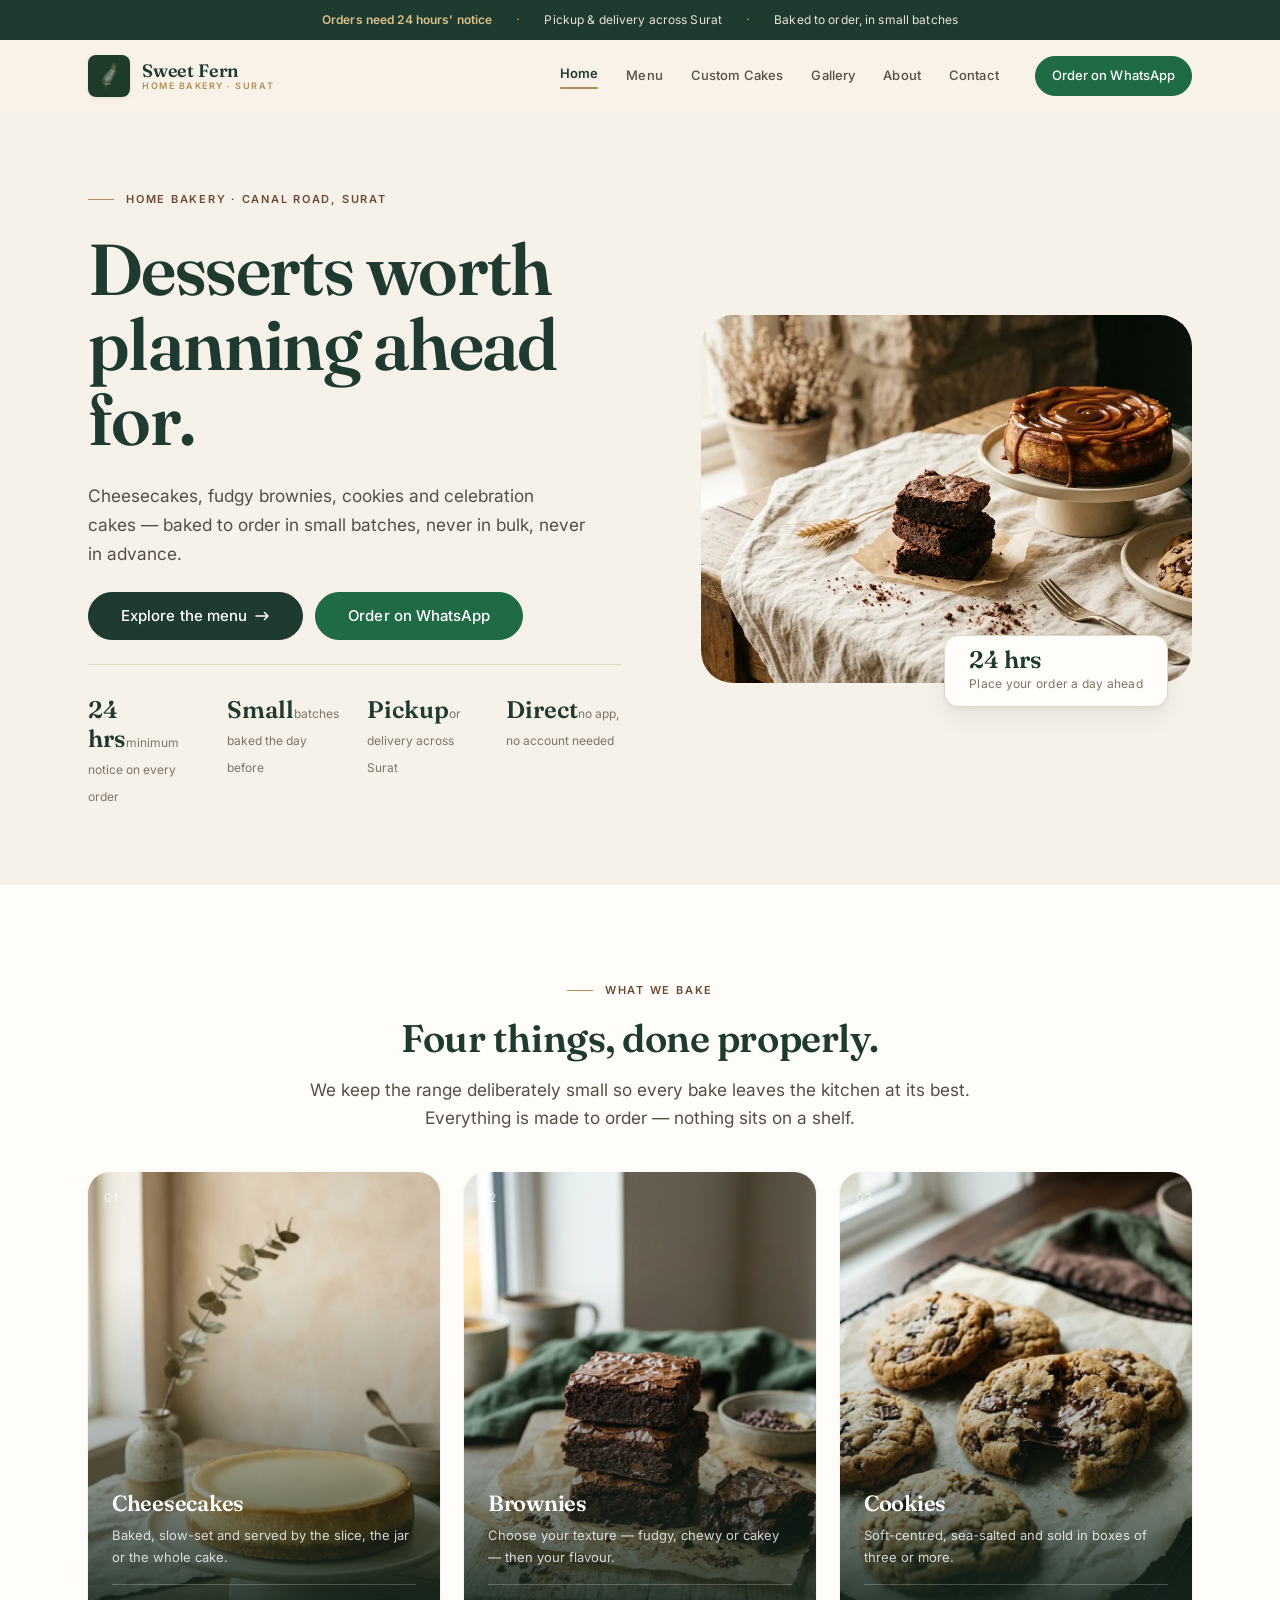
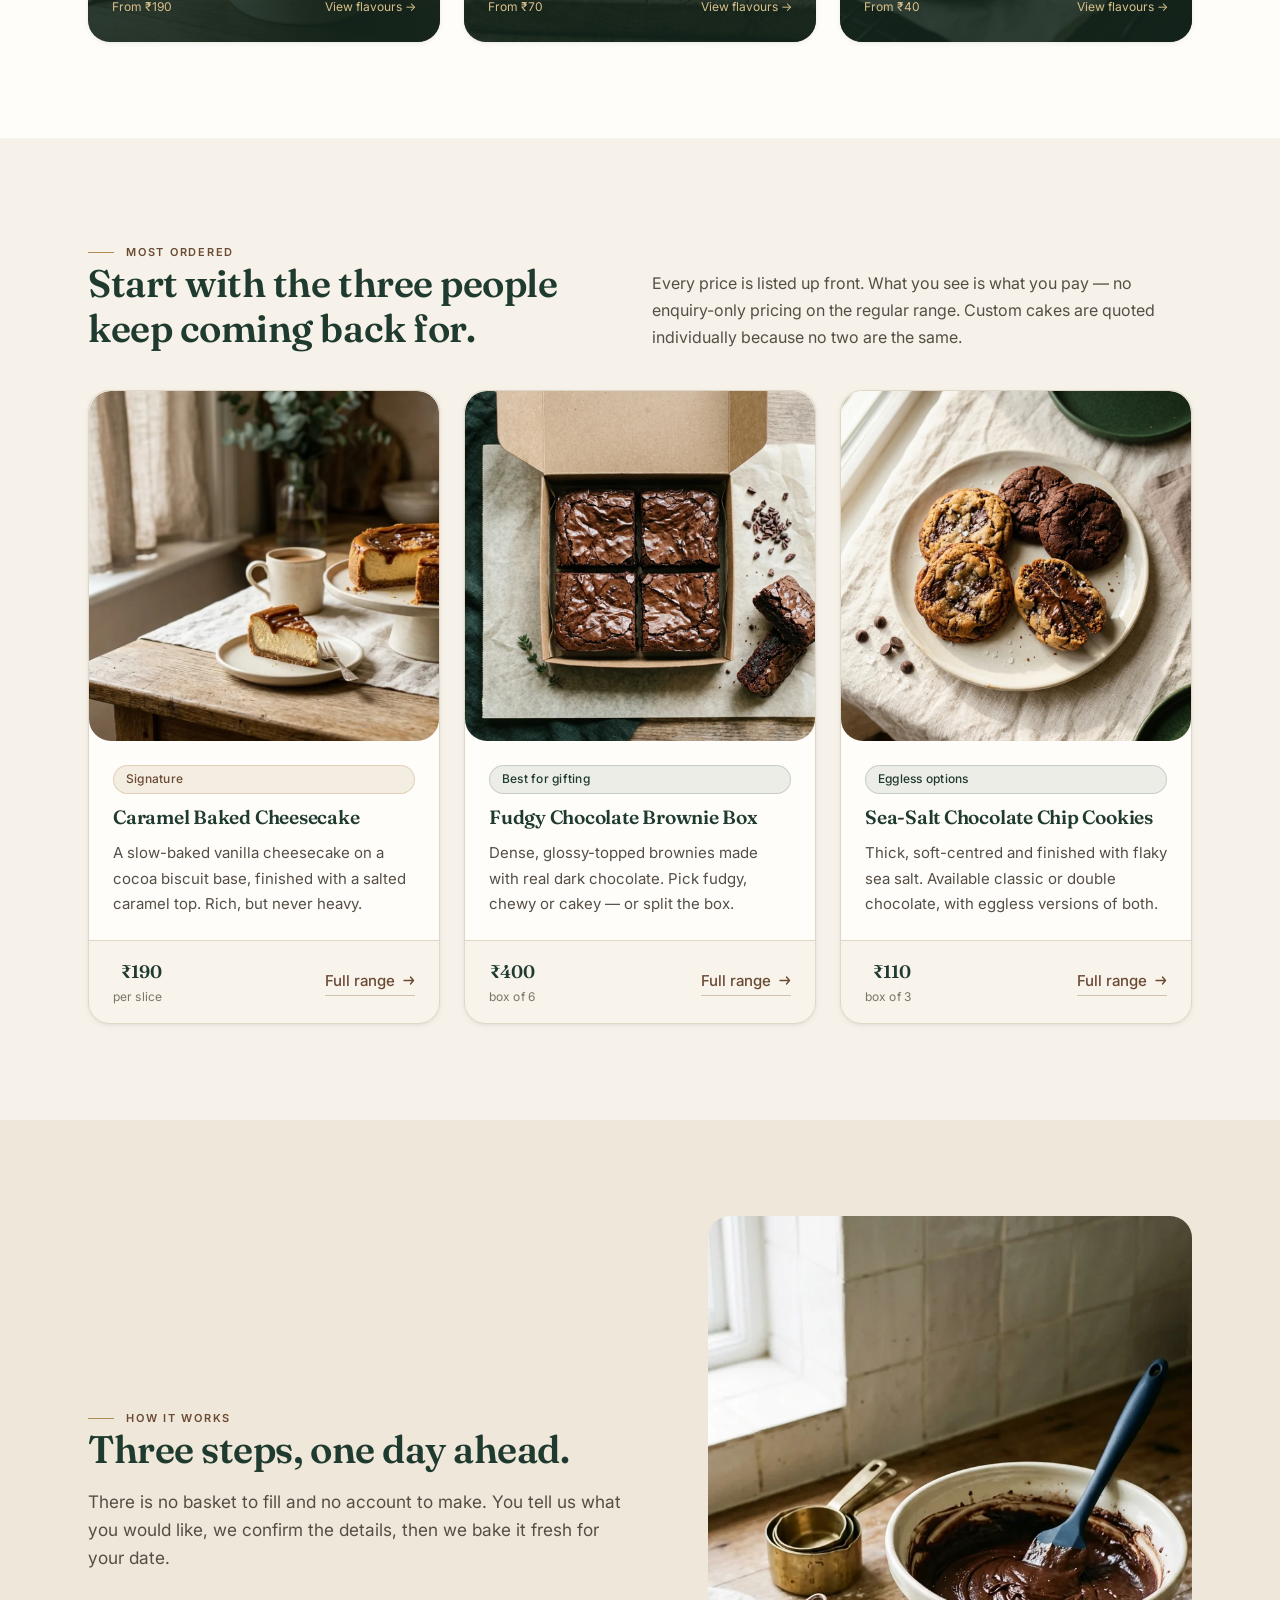
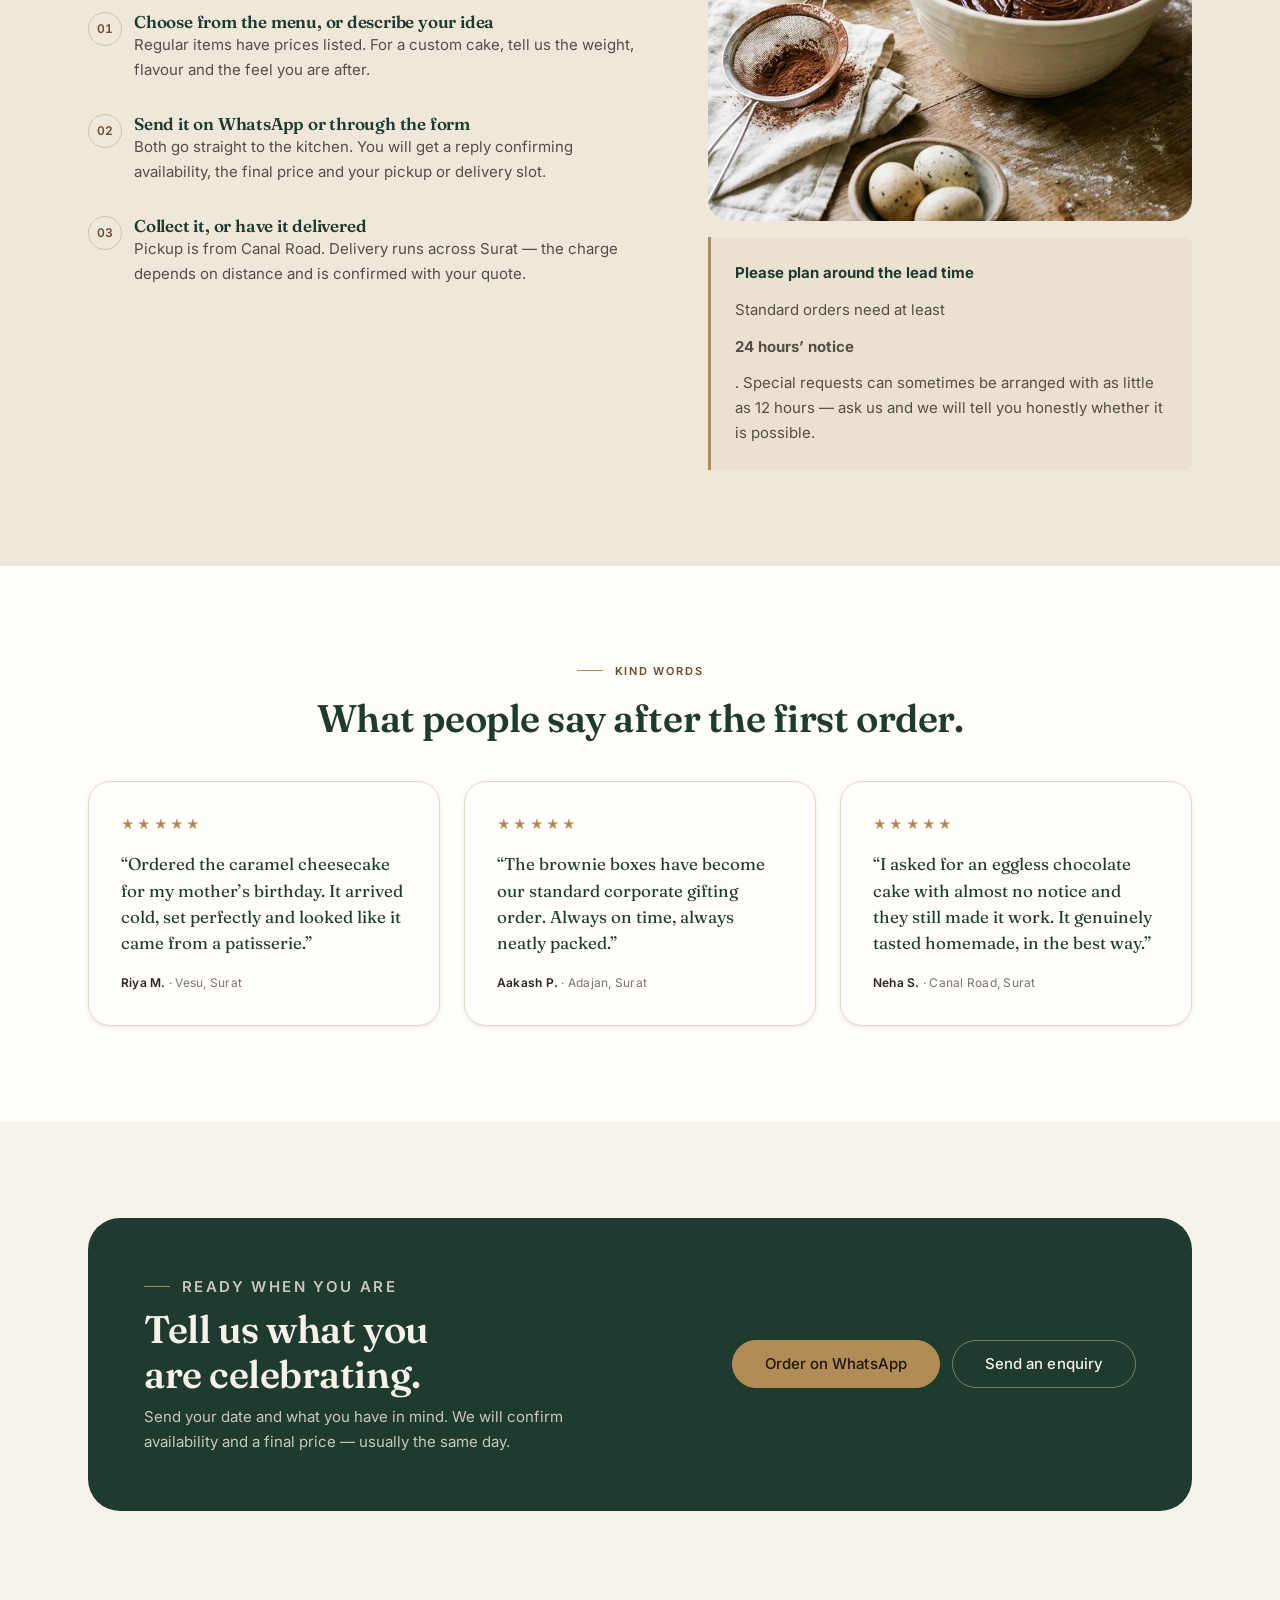
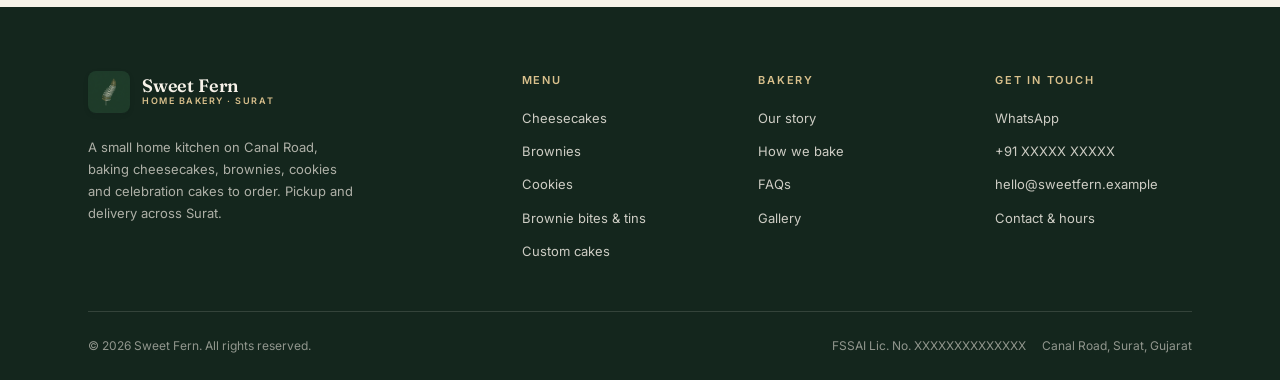
<file: index.html>
<!DOCTYPE html>
<html lang="en-IN">
<head>
<meta charset="utf-8">
<meta name="viewport" content="width=device-width, initial-scale=1, viewport-fit=cover">
<meta name="theme-color" content="#1f3a2e">
<title>Sweet Fern — Small-Batch Cheesecakes, Brownies &amp; Cookies in Surat</title>
<meta name="description" content="Sweet Fern is a home bakery on Canal Road, Surat, baking small-batch cheesecakes, fudgy brownies, cookies and custom celebration cakes. Orders taken 24 hours ahead, with pickup and delivery across Surat.">
<link rel="canonical" href="https://static.teamily.ai/sites/1ead3ff5-ddf5-4d1d-ad09-e986f15d1e27/webpages/sweet-fern/index.html">

<meta property="og:type" content="website">
<meta property="og:site_name" content="Sweet Fern">
<meta property="og:title" content="Sweet Fern — Small-Batch Desserts from a Surat Home Kitchen">
<meta property="og:description" content="Cheesecakes, brownies, cookies and custom cakes, baked to order in small batches. Pickup and delivery across Surat.">
<meta property="og:image" content="https://static.teamily.ai/sites/1ead3ff5-ddf5-4d1d-ad09-e986f15d1e27/webpages/sweet-fern/images/og-image.jpg">
<meta property="og:image:width" content="1200">
<meta property="og:image:height" content="630">
<meta property="og:image:alt" content="Sweet Fern home bakery — cheesecakes, brownies and cookies">
<meta name="twitter:card" content="summary_large_image">
<meta name="twitter:title" content="Sweet Fern — Small-Batch Desserts from a Surat Home Kitchen">
<meta name="twitter:description" content="Cheesecakes, brownies, cookies and custom cakes, baked to order in small batches.">
<meta name="twitter:image" content="https://static.teamily.ai/sites/1ead3ff5-ddf5-4d1d-ad09-e986f15d1e27/webpages/sweet-fern/images/og-image.jpg">

<link rel="icon" href="images/favicon-32.png" sizes="32x32" type="image/png">
<link rel="icon" href="images/icon-192.png" sizes="192x192" type="image/png">
<link rel="apple-touch-icon" href="images/apple-touch-icon.png">

<link rel="preconnect" href="https://fonts.googleapis.com">
<link rel="preconnect" href="https://fonts.gstatic.com" crossorigin>
<link rel="stylesheet" href="https://fonts.googleapis.com/css2?family=Fraunces:ital,opsz,wght@0,9..144,400..700;1,9..144,400..600&family=Inter:wght@400;500;600&display=swap">
<link rel="stylesheet" href="css/tokens.css">
<link rel="stylesheet" href="css/base.css">
<link rel="stylesheet" href="css/layout.css">
<link rel="stylesheet" href="css/components.css">
<link rel="stylesheet" href="css/motion.css">

<script type="application/ld+json">
{
  "@context": "https://schema.org",
  "@type": "Bakery",
  "@id": "https://static.teamily.ai/sites/1ead3ff5-ddf5-4d1d-ad09-e986f15d1e27/webpages/sweet-fern/#bakery",
  "name": "Sweet Fern",
  "alternateName": "Sweet Fern Home Bakery",
  "description": "Home bakery in Surat, Gujarat baking small-batch cheesecakes, brownies, cookies and made-to-order celebration cakes. Pickup and delivery across Surat.",
  "url": "https://static.teamily.ai/sites/1ead3ff5-ddf5-4d1d-ad09-e986f15d1e27/webpages/sweet-fern/",
  "image": "https://static.teamily.ai/sites/1ead3ff5-ddf5-4d1d-ad09-e986f15d1e27/webpages/sweet-fern/images/og-image.jpg",
  "logo": "https://static.teamily.ai/sites/1ead3ff5-ddf5-4d1d-ad09-e986f15d1e27/webpages/sweet-fern/images/icon-512.png",
  "telephone": "+91XXXXXXXXXX",
  "email": "hello@sweetfern.example",
  "priceRange": "₹₹",
  "currenciesAccepted": "INR",
  "paymentAccepted": "UPI, Cash on delivery",
  "servesCuisine": "Desserts, Bakery",
  "address": {
    "@type": "PostalAddress",
    "streetAddress": "Canal Road",
    "addressLocality": "Surat",
    "addressRegion": "Gujarat",
    "postalCode": "395003",
    "addressCountry": "IN"
  },
  "areaServed": { "@type": "City", "name": "Surat" },
  "hasMenu": "https://static.teamily.ai/sites/1ead3ff5-ddf5-4d1d-ad09-e986f15d1e27/webpages/sweet-fern/menu.html",
  "openingHoursSpecification": [
    { "@type": "OpeningHoursSpecification", "dayOfWeek": ["Tuesday","Wednesday","Thursday","Friday","Saturday"], "opens": "10:00", "closes": "20:00" },
    { "@type": "OpeningHoursSpecification", "dayOfWeek": "Sunday", "opens": "11:00", "closes": "17:00" }
  ],
  "makesOffer": [
    { "@type": "Offer", "itemOffered": { "@type": "Product", "name": "Cheesecakes" } },
    { "@type": "Offer", "itemOffered": { "@type": "Product", "name": "Brownies" } },
    { "@type": "Offer", "itemOffered": { "@type": "Product", "name": "Cookies" } },
    { "@type": "Offer", "itemOffered": { "@type": "Product", "name": "Custom celebration cakes" } }
  ]
}
</script>
</head>
<body>
<a class="skip-link" href="#main">Skip to content</a>

<div class="notice-bar">
  <div class="container">
    <span><strong>Orders need 24 hours&rsquo; notice</strong></span>
    <span class="notice-bar__dot" aria-hidden="true">·</span>
    <span>Pickup &amp; delivery across Surat</span>
    <span class="notice-bar__dot" aria-hidden="true">·</span>
    <span>Baked to order, in small batches</span>
  </div>
</div>

<header class="site-header">
  <div class="container header__bar">
    <a class="brand" href="index.html" aria-label="Sweet Fern — home">
      <img class="brand__mark" src="images/icon-192.png" alt="" width="42" height="42">
      <span class="brand__text">
        <span class="brand__name">Sweet Fern</span>
        <span class="brand__tag">Home Bakery · Surat</span>
      </span>
    </a>

    <nav class="nav" aria-label="Primary">
      <ul class="nav__list">
        <li><a class="nav__link" href="index.html" aria-current="page">Home</a></li>
        <li><a class="nav__link" href="menu.html">Menu</a></li>
        <li><a class="nav__link" href="custom-cakes.html">Custom Cakes</a></li>
        <li><a class="nav__link" href="gallery.html">Gallery</a></li>
        <li><a class="nav__link" href="about.html">About</a></li>
        <li><a class="nav__link" href="contact.html">Contact</a></li>
      </ul>
    </nav>

    <div class="header__actions">
      <a class="btn btn--whatsapp btn--sm" href="https://wa.me/91XXXXXXXXXX" target="_blank" rel="noopener">Order on WhatsApp</a>
      <button class="nav-toggle" type="button" aria-expanded="false" aria-controls="navDrawer" aria-label="Open menu">
        <span class="nav-toggle__bar"></span>
        <span class="nav-toggle__bar"></span>
        <span class="nav-toggle__bar"></span>
      </button>
    </div>
  </div>
</header>

<div class="nav-drawer" id="navDrawer" aria-hidden="true">
  <div class="nav-drawer__scrim"></div>
  <div class="nav-drawer__panel" role="dialog" aria-modal="true" aria-label="Site menu">
    <div class="nav-drawer__head">
      <span class="brand__name">Sweet Fern</span>
      <button class="nav-drawer__close" type="button" aria-label="Close menu">&times;</button>
    </div>
    <ul class="nav-drawer__list">
      <li><a class="nav-drawer__link" href="index.html" aria-current="page">Home <span>01</span></a></li>
      <li><a class="nav-drawer__link" href="menu.html">Menu <span>02</span></a></li>
      <li><a class="nav-drawer__link" href="custom-cakes.html">Custom Cakes <span>03</span></a></li>
      <li><a class="nav-drawer__link" href="gallery.html">Gallery <span>04</span></a></li>
      <li><a class="nav-drawer__link" href="about.html">About <span>05</span></a></li>
      <li><a class="nav-drawer__link" href="contact.html">Contact <span>06</span></a></li>
    </ul>
    <div class="nav-drawer__foot">
      <a class="btn btn--whatsapp btn--block" href="https://wa.me/91XXXXXXXXXX" target="_blank" rel="noopener">Order on WhatsApp</a>
      <a class="btn btn--ghost btn--block" href="contact.html">Send an enquiry</a>
    </div>
  </div>
</div>

<main id="main">

  <!-- ===================== HERO ===================== -->
  <section class="hero">
    <div class="container hero__grid">
      <div class="hero__copy">
        <p class="eyebrow">Home bakery · Canal Road, Surat</p>
        <h1 class="display">Desserts worth planning&nbsp;ahead for.</h1>
        <p class="hero__welcome" data-greet-wrap hidden>Welcome back, <strong data-greet></strong>. Your usual is waiting.</p>
        <p class="hero__lede">Cheesecakes, fudgy brownies, cookies and celebration cakes — baked to order in small batches, never in bulk, never in advance.</p>
        <div class="hero__actions">
          <a class="btn btn--primary" href="menu.html">Explore the menu <svg class="btn__arrow" width="15" height="10" viewBox="0 0 15 10" fill="none" aria-hidden="true"><path d="M1 5h12M9.5 1.5 13 5l-3.5 3.5" stroke="currentColor" stroke-width="1.5" stroke-linecap="round" stroke-linejoin="round"/></svg></a>
          <a class="btn btn--whatsapp" href="https://wa.me/91XXXXXXXXXX" target="_blank" rel="noopener">Order on WhatsApp</a>
        </div>
        <dl class="metrics">
          <div class="metric"><dt class="visually-hidden">Lead time</dt><dd style="margin:0"><b>24 hrs</b><span>minimum notice on every order</span></dd></div>
          <div class="metric"><dt class="visually-hidden">Batch size</dt><dd style="margin:0"><b>Small</b><span>batches baked the day before</span></dd></div>
          <div class="metric"><dt class="visually-hidden">Service</dt><dd style="margin:0"><b>Pickup</b><span>or delivery across Surat</span></dd></div>
          <div class="metric"><dt class="visually-hidden">Ordering</dt><dd style="margin:0"><b>Direct</b><span>no app, no account needed</span></dd></div>
        </dl>
      </div>

      <div class="hero__media" data-reveal>
        <div class="media media--4x3">
          <img src="images/table-spread.webp" width="1584" height="672" alt="A spread of Sweet Fern bakes: a caramel-topped cheesecake on a stand, a stack of fudgy brownies and a plate of chocolate chip cookies on a cream linen cloth."
               fetchpriority="high" decoding="async">
        </div>
        <p class="hero__figure">
          <b>24 hrs</b>
          <span>Place your order a day ahead</span>
        </p>
      </div>
    </div>
  </section>

  <!-- ===================== CATEGORIES ===================== -->
  <section class="section section--paper" aria-labelledby="catTitle">
    <div class="container">
      <div class="section__head section__head--center">
        <p class="eyebrow">What we bake</p>
        <h2 id="catTitle">Four things, done properly.</h2>
        <p class="lede text-center">We keep the range deliberately small so every bake leaves the kitchen at its best. Everything is made to order — nothing sits on a shelf.</p>
      </div>

      <div class="grid grid--3">
        <a class="cat-card" href="menu.html#cheesecakes" data-reveal>
          <img src="images/cat-cheesecakes.webp" width="768" height="1376" alt="A whole baked cheesecake on a cream ceramic stand beside a vase of dried eucalyptus." loading="lazy" decoding="async">
          <span class="cat-card__scrim" aria-hidden="true"></span>
          <span class="cat-card__index">01</span>
          <span class="cat-card__body">
            <h3>Cheesecakes</h3>
            <p>Baked, slow-set and served by the slice, the jar or the whole cake.</p>
            <span class="cat-card__meta"><span>From ₹190</span><span>View flavours &rarr;</span></span>
          </span>
        </a>

        <a class="cat-card" href="menu.html#brownies" data-reveal data-delay="1">
          <img src="images/cat-brownies.webp" width="768" height="1376" alt="A stack of thick fudgy chocolate brownies with crackled tops on parchment." loading="lazy" decoding="async">
          <span class="cat-card__scrim" aria-hidden="true"></span>
          <span class="cat-card__index">02</span>
          <span class="cat-card__body">
            <h3>Brownies</h3>
            <p>Choose your texture — fudgy, chewy or cakey — then your flavour.</p>
            <span class="cat-card__meta"><span>From ₹70</span><span>View flavours &rarr;</span></span>
          </span>
        </a>

        <a class="cat-card" href="menu.html#cookies" data-reveal data-delay="2">
          <img src="images/cat-cookies.webp" width="768" height="1376" alt="Thick golden chocolate chip cookies resting on parchment over a dark wire cooling rack." loading="lazy" decoding="async">
          <span class="cat-card__scrim" aria-hidden="true"></span>
          <span class="cat-card__index">03</span>
          <span class="cat-card__body">
            <h3>Cookies</h3>
            <p>Soft-centred, sea-salted and sold in boxes of three or more.</p>
            <span class="cat-card__meta"><span>From ₹40</span><span>View flavours &rarr;</span></span>
          </span>
        </a>
      </div>
    </div>
  </section>

  <!-- ===================== SIGNATURE / FEATURED ===================== -->
  <section class="section" aria-labelledby="sigTitle">
    <div class="container">
      <div class="section__head section__head--split">
        <div>
          <p class="eyebrow">Most ordered</p>
          <h2 id="sigTitle">Start with the three people keep coming back for.</h2>
        </div>
        <p class="text-soft">Every price is listed up front. What you see is what you pay — no enquiry-only pricing on the regular range. Custom cakes are quoted individually because no two are the same.</p>
      </div>

      <div class="grid grid--3">
        <article class="card card--hover" data-reveal>
          <div class="media media--1x1">
            <img src="images/cheesecake-whole.webp" width="1376" height="768" alt="A whole caramel-drizzled baked cheesecake on a cream cake stand, with one slice lifted out onto a plate." loading="lazy" decoding="async">
          </div>
          <div class="card__body">
            <span class="badge">Signature</span>
            <h3>Caramel Baked Cheesecake</h3>
            <p class="text-soft" style="font-size:var(--fs-sm)">A slow-baked vanilla cheesecake on a cocoa biscuit base, finished with a salted caramel top. Rich, but never heavy.</p>
          </div>
          <div class="card__foot">
            <span class="menu-item__price">₹190 <small>per slice</small></span>
            <a class="link-arrow" href="menu.html#cheesecakes">Full range <svg width="12" height="9" viewBox="0 0 12 9" fill="none" aria-hidden="true"><path d="M1 4.5h9M7.5 1 10.5 4.5 7.5 8" stroke="currentColor" stroke-width="1.4" stroke-linecap="round" stroke-linejoin="round"/></svg></a>
          </div>
        </article>

        <article class="card card--hover" data-reveal data-delay="1">
          <div class="media media--1x1">
            <img src="images/menu-brownies.webp" width="1000" height="1000" alt="Four square fudgy brownies nestled in an open kraft bakery box with cocoa nibs scattered around." loading="lazy" decoding="async">
          </div>
          <div class="card__body">
            <span class="badge badge--forest">Best for gifting</span>
            <h3>Fudgy Chocolate Brownie Box</h3>
            <p class="text-soft" style="font-size:var(--fs-sm)">Dense, glossy-topped brownies made with real dark chocolate. Pick fudgy, chewy or cakey — or split the box.</p>
          </div>
          <div class="card__foot">
            <span class="menu-item__price">₹400 <small>box of 6</small></span>
            <a class="link-arrow" href="menu.html#brownies">Full range <svg width="12" height="9" viewBox="0 0 12 9" fill="none" aria-hidden="true"><path d="M1 4.5h9M7.5 1 10.5 4.5 7.5 8" stroke="currentColor" stroke-width="1.4" stroke-linecap="round" stroke-linejoin="round"/></svg></a>
          </div>
        </article>

        <article class="card card--hover" data-reveal data-delay="2">
          <div class="media media--1x1">
            <img src="images/menu-cookies.webp" width="1000" height="1000" alt="An assortment of chocolate chip and double-chocolate cookies on a cream ceramic plate, one broken open to show a molten centre." loading="lazy" decoding="async">
          </div>
          <div class="card__body">
            <span class="badge badge--forest">Eggless options</span>
            <h3>Sea-Salt Chocolate Chip Cookies</h3>
            <p class="text-soft" style="font-size:var(--fs-sm)">Thick, soft-centred and finished with flaky sea salt. Available classic or double chocolate, with eggless versions of both.</p>
          </div>
          <div class="card__foot">
            <span class="menu-item__price">₹110 <small>box of 3</small></span>
            <a class="link-arrow" href="menu.html#cookies">Full range <svg width="12" height="9" viewBox="0 0 12 9" fill="none" aria-hidden="true"><path d="M1 4.5h9M7.5 1 10.5 4.5 7.5 8" stroke="currentColor" stroke-width="1.4" stroke-linecap="round" stroke-linejoin="round"/></svg></a>
          </div>
        </article>
      </div>
    </div>
  </section>

  <!-- ===================== HOW ORDERING WORKS ===================== -->
  <section class="section section--band" aria-labelledby="howTitle">
    <div class="container">
      <div class="split split--wide-copy">
        <div>
          <p class="eyebrow">How it works</p>
          <h2 id="howTitle">Three steps, one day ahead.</h2>
          <p class="lede" style="margin-top:var(--s-4)">There is no basket to fill and no account to make. You tell us what you would like, we confirm the details, then we bake it fresh for your date.</p>

          <div class="steps" style="margin-top:var(--s-7)">
            <div class="step">
              <span class="step__num">01</span>
              <div>
                <h3>Choose from the menu, or describe your idea</h3>
                <p>Regular items have prices listed. For a custom cake, tell us the weight, flavour and the feel you are after.</p>
              </div>
            </div>
            <div class="step">
              <span class="step__num">02</span>
              <div>
                <h3>Send it on WhatsApp or through the form</h3>
                <p>Both go straight to the kitchen. You will get a reply confirming availability, the final price and your pickup or delivery slot.</p>
              </div>
            </div>
            <div class="step">
              <span class="step__num">03</span>
              <div>
                <h3>Collect it, or have it delivered</h3>
                <p>Pickup is from Canal Road. Delivery runs across Surat — the charge depends on distance and is confirmed with your quote.</p>
              </div>
            </div>
          </div>
        </div>

        <aside class="stack">
          <div class="media media--4x5">
            <img src="images/kitchen.webp" width="768" height="1376" alt="A home baker's work surface: a bowl of glossy chocolate batter with a spatula, measuring cups, a sifter dusted with cocoa and eggs in a small dish." loading="lazy" decoding="async">
          </div>
          <div class="callout">
            <strong class="text-forest" style="display:block">Please plan around the lead time</strong>
            Standard orders need at least <strong>24 hours&rsquo; notice</strong>. Special requests can sometimes be arranged with as little as 12 hours — ask us and we will tell you honestly whether it is possible.
          </div>
        </aside>
      </div>
    </div>
  </section>

  <!-- ===================== REVIEWS ===================== -->
  <!-- SAMPLE CONTENT: replace the three quotes below with real customer
       reviews (with permission) before publishing this site. -->
  <section class="section section--paper" aria-labelledby="revTitle">
    <div class="container">
      <div class="section__head section__head--center">
        <p class="eyebrow">Kind words</p>
        <h2 id="revTitle">What people say after the first order.</h2>
      </div>

      <div class="quotes">
        <figure class="quote" data-reveal>
          <div class="quote__stars" aria-label="Rated 5 out of 5">★★★★★</div>
          <blockquote>&ldquo;Ordered the caramel cheesecake for my mother&rsquo;s birthday. It arrived cold, set perfectly and looked like it came from a patisserie.&rdquo;</blockquote>
          <figcaption><span class="quote__name">Riya M.</span> · Vesu, Surat</figcaption>
        </figure>

        <figure class="quote" data-reveal data-delay="1">
          <div class="quote__stars" aria-label="Rated 5 out of 5">★★★★★</div>
          <blockquote>&ldquo;The brownie boxes have become our standard corporate gifting order. Always on time, always neatly packed.&rdquo;</blockquote>
          <figcaption><span class="quote__name">Aakash P.</span> · Adajan, Surat</figcaption>
        </figure>

        <figure class="quote" data-reveal data-delay="2">
          <div class="quote__stars" aria-label="Rated 5 out of 5">★★★★★</div>
          <blockquote>&ldquo;I asked for an eggless chocolate cake with almost no notice and they still made it work. It genuinely tasted homemade, in the best way.&rdquo;</blockquote>
          <figcaption><span class="quote__name">Neha S.</span> · Canal Road, Surat</figcaption>
        </figure>
      </div>
    </div>
  </section>

  <!-- ===================== CTA ===================== -->
  <section class="section">
    <div class="container">
      <div class="cta-band" data-reveal>
        <div class="stack stack--sm">
          <p class="eyebrow">Ready when you are</p>
          <h2>Tell us what you are celebrating.</h2>
          <p>Send your date and what you have in mind. We will confirm availability and a final price — usually the same day.</p>
        </div>
        <div class="cta-band__actions">
          <a class="btn btn--gold" href="https://wa.me/91XXXXXXXXXX" target="_blank" rel="noopener">Order on WhatsApp</a>
          <a class="btn btn--on-dark" href="contact.html">Send an enquiry</a>
        </div>
      </div>
    </div>
  </section>

</main>

<footer class="site-footer">
  <div class="container">
    <div class="footer__grid">
      <div class="footer__brand">
        <a class="brand" href="index.html" aria-label="Sweet Fern — home">
          <img class="brand__mark" src="images/icon-192.png" alt="" width="42" height="42">
          <span class="brand__text">
            <span class="brand__name">Sweet Fern</span>
            <span class="brand__tag">Home Bakery · Surat</span>
          </span>
        </a>
        <p>A small home kitchen on Canal Road, baking cheesecakes, brownies, cookies and celebration cakes to order. Pickup and delivery across Surat.</p>
      </div>

      <div>
        <p class="footer__title">Menu</p>
        <ul class="footer__list">
          <li><a href="menu.html#cheesecakes">Cheesecakes</a></li>
          <li><a href="menu.html#brownies">Brownies</a></li>
          <li><a href="menu.html#cookies">Cookies</a></li>
          <li><a href="menu.html#bites">Brownie bites &amp; tins</a></li>
          <li><a href="custom-cakes.html">Custom cakes</a></li>
        </ul>
      </div>

      <div>
        <p class="footer__title">Bakery</p>
        <ul class="footer__list">
          <li><a href="about.html">Our story</a></li>
          <li><a href="about.html#process">How we bake</a></li>
          <li><a href="about.html#faq">FAQs</a></li>
          <li><a href="gallery.html">Gallery</a></li>
        </ul>
      </div>

      <div>
        <p class="footer__title">Get in touch</p>
        <ul class="footer__list">
          <li><a href="https://wa.me/91XXXXXXXXXX" target="_blank" rel="noopener">WhatsApp</a></li>
          <li><a href="tel:+91XXXXXXXXXX">+91 XXXXX XXXXX <span class="visually-hidden">(placeholder — replace before launch)</span></a></li>
          <li><a href="mailto:hello@sweetfern.example">hello@sweetfern&#8203;.example <span class="visually-hidden">(placeholder — replace before launch)</span></a></li>
          <li><a href="contact.html">Contact &amp; hours</a></li>
        </ul>
      </div>
    </div>

    <div class="footer__bottom">
      <span>&copy; <span data-year>2026</span> Sweet Fern. All rights reserved.</span>
      <div class="footer__legal">
        <span>FSSAI Lic. No. XXXXXXXXXXXXXX</span>
        <span>Canal Road, Surat, Gujarat</span>
      </div>
    </div>
  </div>
</footer>

<aside class="personalise" id="personalise" aria-hidden="true" aria-labelledby="personaliseTitle">
  <div class="personalise__head">
    <div class="stack stack--sm">
      <p class="personalise__title" id="personaliseTitle">Make it a little more personal</p>
      <p class="personalise__copy">Add your name and we will greet you with it next time. It is saved on your device only — nothing is sent to us.</p>
    </div>
    <button class="personalise__dismiss" type="button" aria-label="Dismiss">&times;</button>
  </div>
  <form class="personalise__form" novalidate>
    <div class="field">
      <label class="visually-hidden" for="prefName">Your name</label>
      <input class="input" id="prefName" name="name" type="text" maxlength="40" autocomplete="given-name" placeholder="Your name (optional)">
      <p class="field__error" aria-live="polite"></p>
    </div>
    <button class="btn btn--primary" type="submit">Save</button>
  </form>
  <div class="personalise__foot">
    <button class="personalise__skip" type="button">No thanks, don&rsquo;t ask again</button>
  </div>
</aside>

<script src="js/main.js" defer></script>
</body>
</html>
</file>
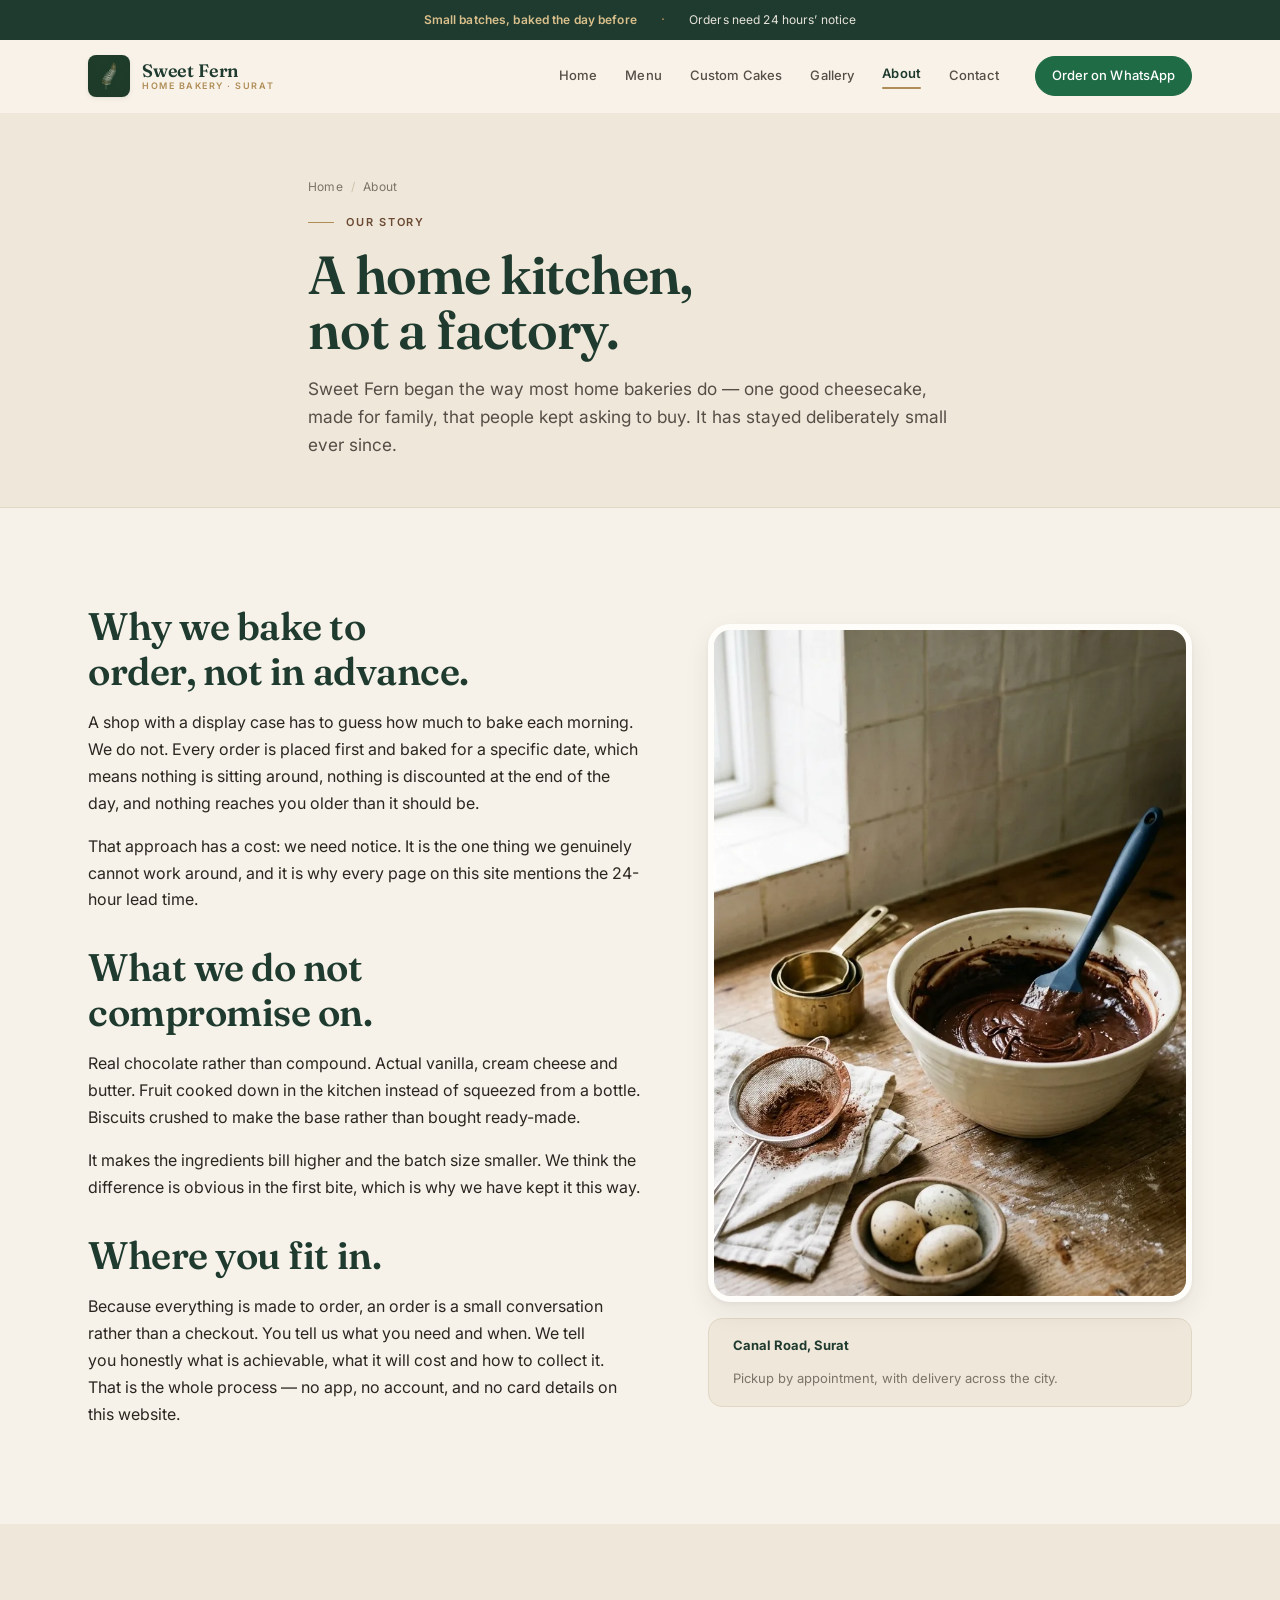
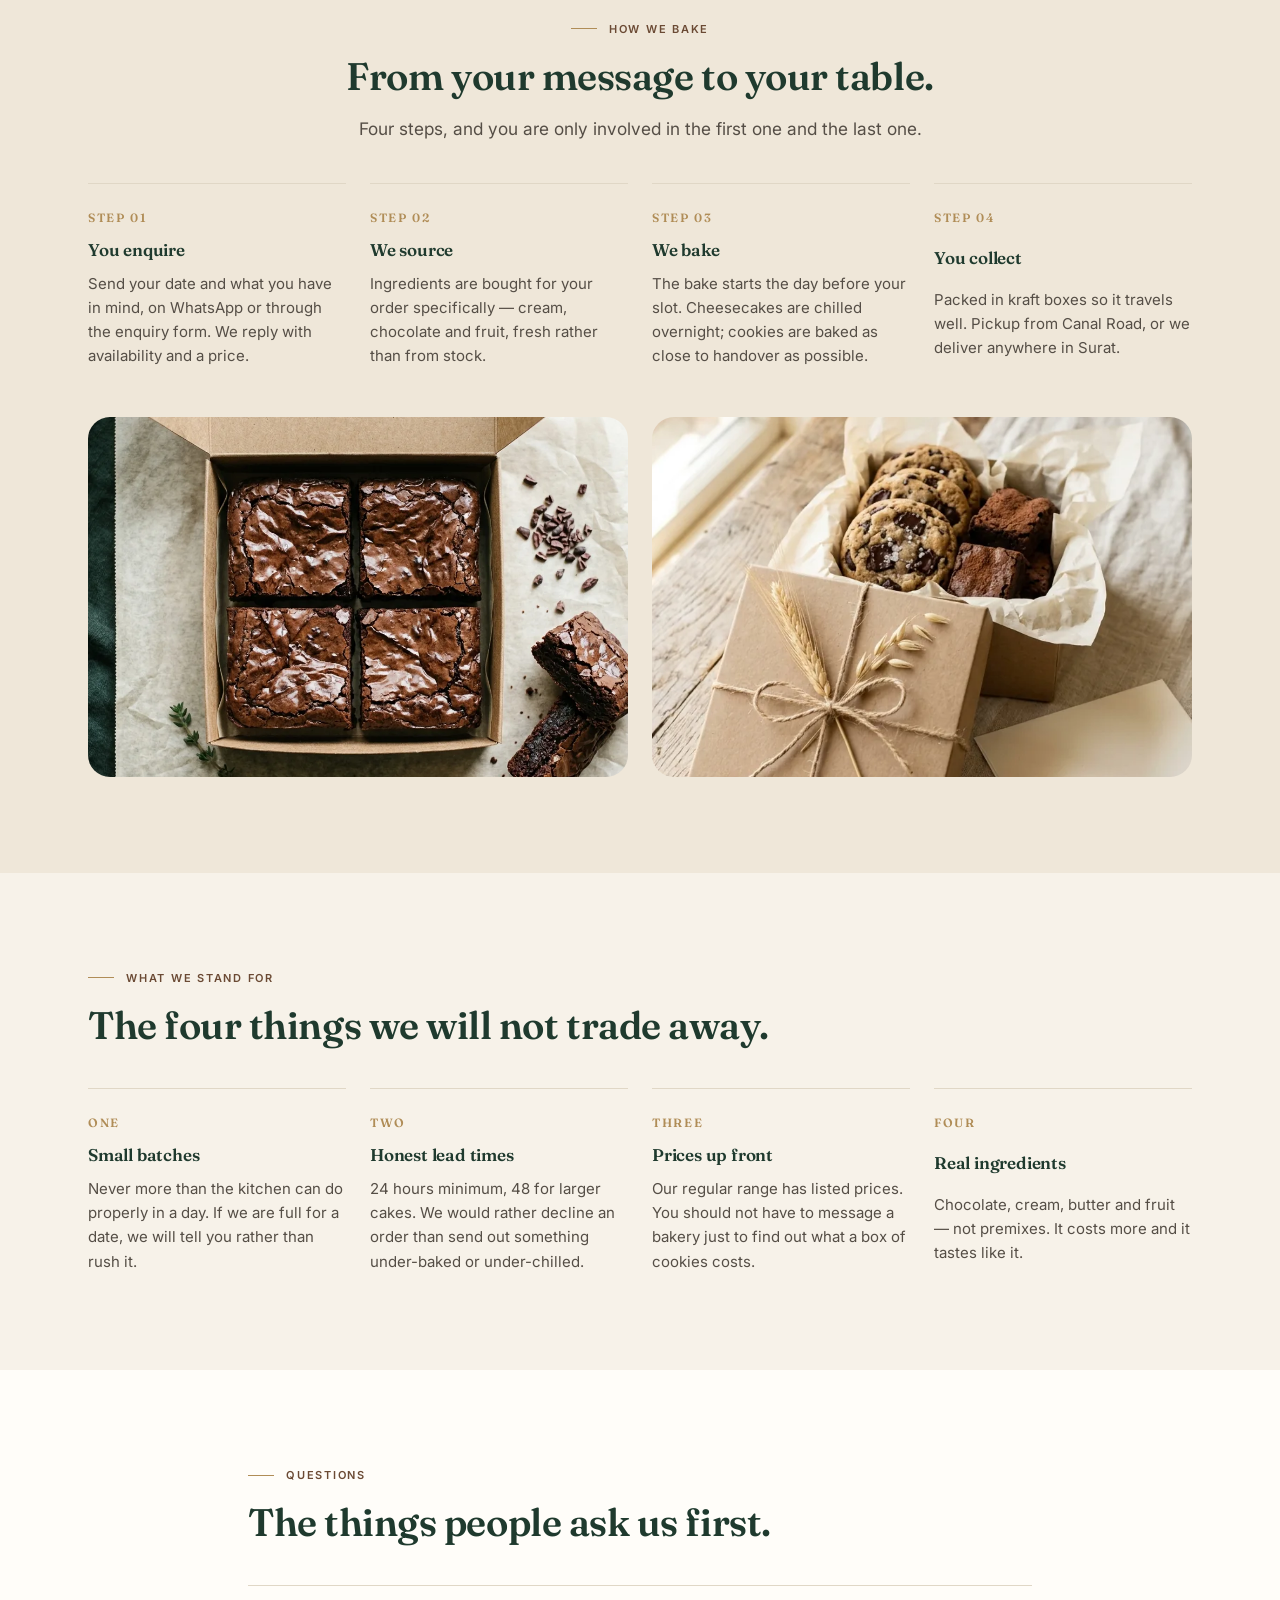
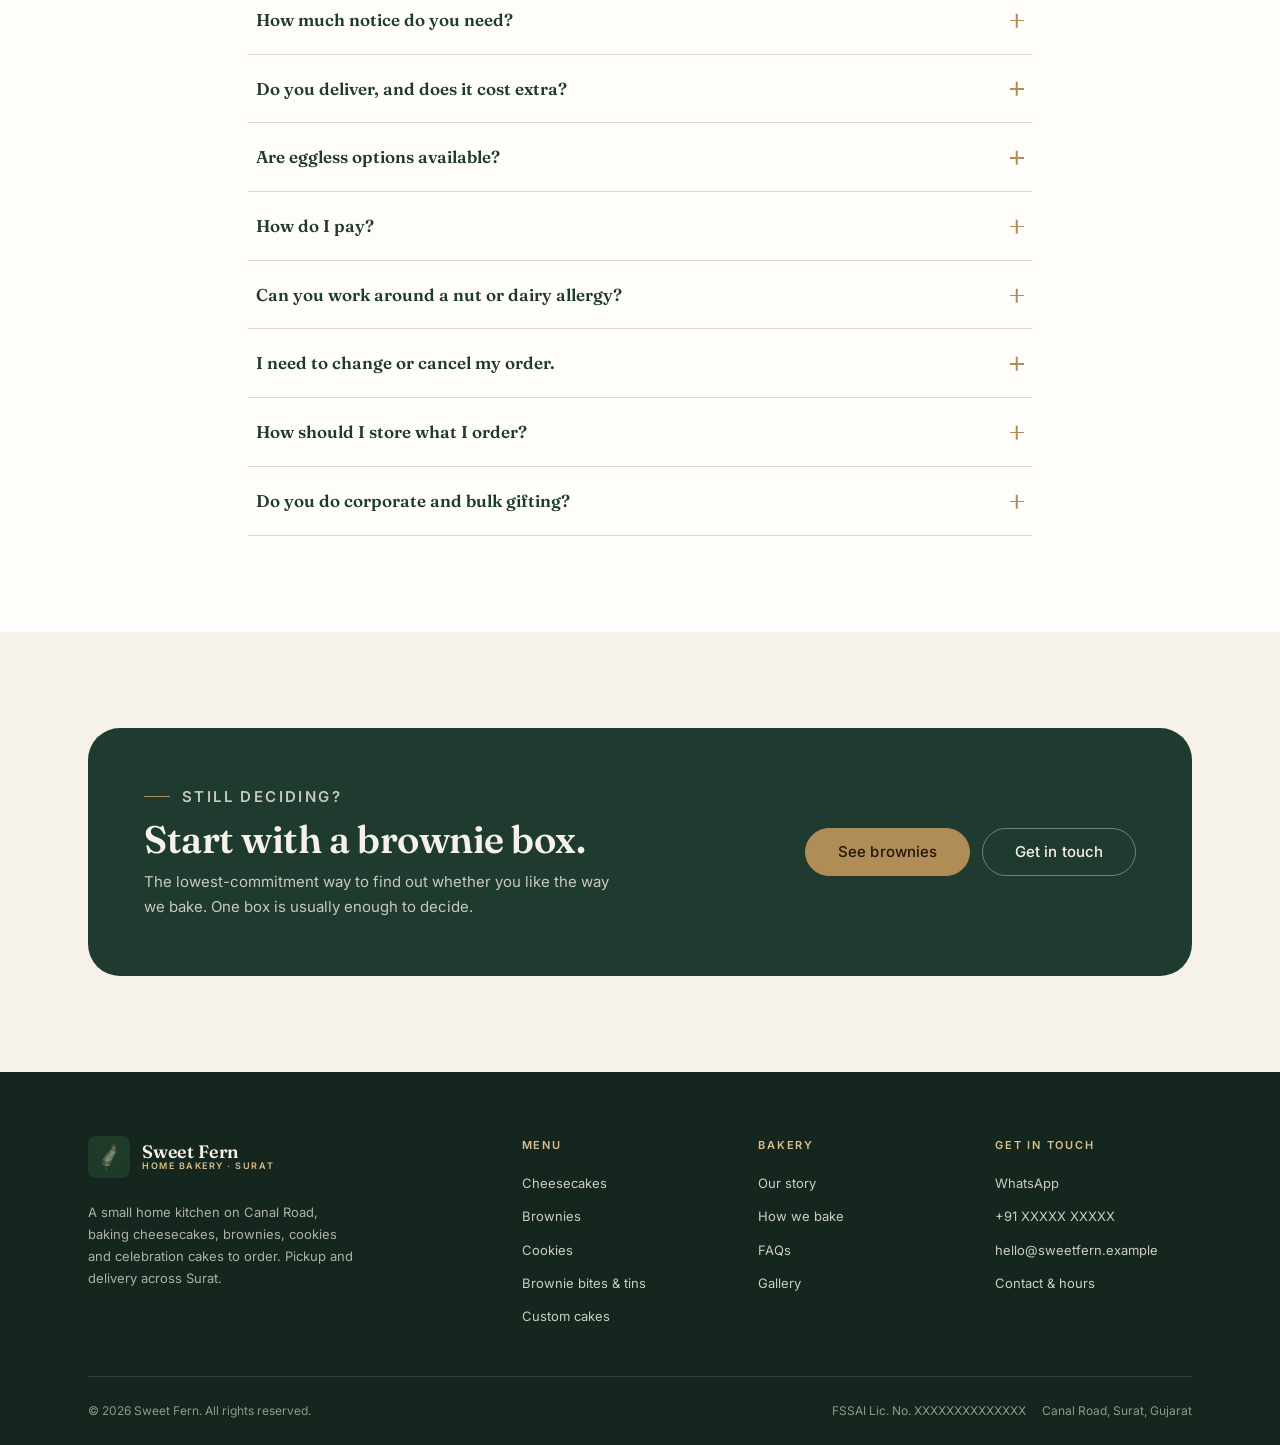
<file: about.html>
<!DOCTYPE html>
<html lang="en-IN">
<head>
<meta charset="utf-8">
<meta name="viewport" content="width=device-width, initial-scale=1, viewport-fit=cover">
<meta name="theme-color" content="#1f3a2e">
<title>About &amp; FAQs — A Home Bakery on Canal Road, Surat | Sweet Fern</title>
<meta name="description" content="How Sweet Fern bakes: small batches, real ingredients, made-to-order desserts and celebration cakes from a home kitchen on Canal Road, Surat. Plus answers to the questions we get asked most.">
<link rel="canonical" href="https://static.teamily.ai/sites/1ead3ff5-ddf5-4d1d-ad09-e986f15d1e27/webpages/sweet-fern/about.html">

<meta property="og:type" content="website">
<meta property="og:site_name" content="Sweet Fern">
<meta property="og:title" content="About Sweet Fern — A Home Bakery in Surat">
<meta property="og:description" content="Small batches, real ingredients and honest lead times, from a home kitchen on Canal Road, Surat.">
<meta property="og:image" content="https://static.teamily.ai/sites/1ead3ff5-ddf5-4d1d-ad09-e986f15d1e27/webpages/sweet-fern/images/og-image.jpg">
<meta name="twitter:card" content="summary_large_image">

<link rel="icon" href="images/favicon-32.png" sizes="32x32" type="image/png">
<link rel="icon" href="images/icon-192.png" sizes="192x192" type="image/png">
<link rel="apple-touch-icon" href="images/apple-touch-icon.png">

<link rel="preconnect" href="https://fonts.googleapis.com">
<link rel="preconnect" href="https://fonts.gstatic.com" crossorigin>
<link rel="stylesheet" href="https://fonts.googleapis.com/css2?family=Fraunces:ital,opsz,wght@0,9..144,400..700;1,9..144,400..600&family=Inter:wght@400;500;600&display=swap">
<link rel="stylesheet" href="css/tokens.css">
<link rel="stylesheet" href="css/base.css">
<link rel="stylesheet" href="css/layout.css">
<link rel="stylesheet" href="css/components.css">
<link rel="stylesheet" href="css/motion.css">

<script type="application/ld+json">
{
  "@context": "https://schema.org",
  "@type": "FAQPage",
  "mainEntity": [
    { "@type": "Question", "name": "How much notice do you need for an order?",
      "acceptedAnswer": { "@type": "Answer", "text": "At least 24 hours for standard items, and 48 hours for whole cakes of 1 kg and above or anything with custom decoration. Some special requests can sometimes be arranged with 12 hours' notice — ask us and we will tell you honestly whether it is possible." } },
    { "@type": "Question", "name": "Do you deliver in Surat?",
      "acceptedAnswer": { "@type": "Answer", "text": "Yes. Pickup is from our kitchen on Canal Road, Surat, and we deliver across the city. The delivery charge depends on distance and is confirmed with your quote before you commit." } },
    { "@type": "Question", "name": "Are eggless options available?",
      "acceptedAnswer": { "@type": "Answer", "text": "Yes. Most standard bakes, including our cookies and the classic cheesecake, can be made without egg for an additional ₹40. Custom cakes can also be made eggless — just tell us when you enquire." } },
    { "@type": "Question", "name": "How do I pay?",
      "acceptedAnswer": { "@type": "Answer", "text": "A UPI advance confirms your slot once we have agreed the price and date. The balance is payable on delivery or at pickup. We do not take payments through this website." } },
    { "@type": "Question", "name": "Can you work around a nut or dairy allergy?",
      "acceptedAnswer": { "@type": "Answer", "text": "Everything is baked in a single home kitchen that also handles wheat, dairy, egg, soy and nuts, so we cannot guarantee an allergen-free bake. Tell us about the allergy when you order and we will advise you honestly on what we can and cannot promise." } },
    { "@type": "Question", "name": "What if I need to change or cancel my order?",
      "acceptedAnswer": { "@type": "Answer", "text": "Tell us as early as you can. A change of flavour or message is usually fine up to 24 hours before your slot. Because everything is bought and baked to order, cancellations inside 24 hours may not be refundable — we will always discuss it with you first." } }
  ]
}
</script>
</head>
<body>
<a class="skip-link" href="#main">Skip to content</a>

<div class="notice-bar">
  <div class="container">
    <span><strong>Small batches, baked the day before</strong></span>
    <span class="notice-bar__dot" aria-hidden="true">·</span>
    <span>Orders need 24 hours&rsquo; notice</span>
  </div>
</div>

<header class="site-header">
  <div class="container header__bar">
    <a class="brand" href="index.html" aria-label="Sweet Fern — home">
      <img class="brand__mark" src="images/icon-192.png" alt="" width="42" height="42">
      <span class="brand__text">
        <span class="brand__name">Sweet Fern</span>
        <span class="brand__tag">Home Bakery · Surat</span>
      </span>
    </a>
    <nav class="nav" aria-label="Primary">
      <ul class="nav__list">
        <li><a class="nav__link" href="index.html">Home</a></li>
        <li><a class="nav__link" href="menu.html">Menu</a></li>
        <li><a class="nav__link" href="custom-cakes.html">Custom Cakes</a></li>
        <li><a class="nav__link" href="gallery.html">Gallery</a></li>
        <li><a class="nav__link" href="about.html" aria-current="page">About</a></li>
        <li><a class="nav__link" href="contact.html">Contact</a></li>
      </ul>
    </nav>
    <div class="header__actions">
      <a class="btn btn--whatsapp btn--sm" href="https://wa.me/91XXXXXXXXXX" target="_blank" rel="noopener">Order on WhatsApp</a>
      <button class="nav-toggle" type="button" aria-expanded="false" aria-controls="navDrawer" aria-label="Open menu">
        <span class="nav-toggle__bar"></span><span class="nav-toggle__bar"></span><span class="nav-toggle__bar"></span>
      </button>
    </div>
  </div>
</header>

<div class="nav-drawer" id="navDrawer" aria-hidden="true">
  <div class="nav-drawer__scrim"></div>
  <div class="nav-drawer__panel" role="dialog" aria-modal="true" aria-label="Site menu">
    <div class="nav-drawer__head">
      <span class="brand__name">Sweet Fern</span>
      <button class="nav-drawer__close" type="button" aria-label="Close menu">&times;</button>
    </div>
    <ul class="nav-drawer__list">
      <li><a class="nav-drawer__link" href="index.html">Home <span>01</span></a></li>
      <li><a class="nav-drawer__link" href="menu.html">Menu <span>02</span></a></li>
      <li><a class="nav-drawer__link" href="custom-cakes.html">Custom Cakes <span>03</span></a></li>
      <li><a class="nav-drawer__link" href="gallery.html">Gallery <span>04</span></a></li>
      <li><a class="nav-drawer__link" href="about.html" aria-current="page">About <span>05</span></a></li>
      <li><a class="nav-drawer__link" href="contact.html">Contact <span>06</span></a></li>
    </ul>
    <div class="nav-drawer__foot">
      <a class="btn btn--whatsapp btn--block" href="https://wa.me/91XXXXXXXXXX" target="_blank" rel="noopener">Order on WhatsApp</a>
      <a class="btn btn--ghost btn--block" href="contact.html">Send an enquiry</a>
    </div>
  </div>
</div>

<main id="main">

  <section class="page-head">
    <div class="container page-head__inner">
      <nav class="crumbs" aria-label="Breadcrumb">
        <ol>
          <li><a href="index.html">Home</a></li>
          <li aria-current="page">About</li>
        </ol>
      </nav>
      <p class="eyebrow">Our story</p>
      <h1 class="display">A home kitchen,<br>not a factory.</h1>
      <p class="lede">Sweet Fern began the way most home bakeries do — one good cheesecake, made for family, that people kept asking to buy. It has stayed deliberately small ever since.</p>
    </div>
  </section>

  <!-- ===================== STORY ===================== -->
  <section class="section">
    <div class="container">
      <div class="split split--wide-copy">
        <div class="stack stack--lg">
          <div class="stack">
            <h2>Why we bake to order, not in advance.</h2>
            <p>A shop with a display case has to guess how much to bake each morning. We do not. Every order is placed first and baked for a specific date, which means nothing is sitting around, nothing is discounted at the end of the day, and nothing reaches you older than it should be.</p>
            <p>That approach has a cost: we need notice. It is the one thing we genuinely cannot work around, and it is why every page on this site mentions the 24-hour lead time.</p>
          </div>

          <div class="stack">
            <h2>What we do not compromise on.</h2>
            <p>Real chocolate rather than compound. Actual vanilla, cream cheese and butter. Fruit cooked down in the kitchen instead of squeezed from a bottle. Biscuits crushed to make the base rather than bought ready-made.</p>
            <p>It makes the ingredients bill higher and the batch size smaller. We think the difference is obvious in the first bite, which is why we have kept it this way.</p>
          </div>

          <div class="stack">
            <h2>Where you fit in.</h2>
            <p>Because everything is made to order, an order is a small conversation rather than a checkout. You tell us what you need and when. We tell you honestly what is achievable, what it will cost and how to collect it. That is the whole process — no app, no account, and no card details on this website.</p>
          </div>
        </div>

        <div class="stack">
          <div class="media media--tall media--framed">
            <img src="images/kitchen.webp" width="768" height="1376" alt="A home baker's work surface with a bowl of chocolate batter, a spatula, measuring cups, a sifter and eggs on an oak counter." loading="lazy" decoding="async">
          </div>
          <div class="note-strip">
            <strong>Canal Road, Surat</strong>
            <span class="text-muted">Pickup by appointment, with delivery across the city.</span>
          </div>
        </div>
      </div>
    </div>
  </section>

  <!-- ===================== PROCESS ===================== -->
  <section class="section section--band" id="process" aria-labelledby="procTitle">
    <div class="container">
      <div class="section__head section__head--center">
        <p class="eyebrow">How we bake</p>
        <h2 id="procTitle">From your message to your table.</h2>
        <p class="lede text-center">Four steps, and you are only involved in the first one and the last one.</p>
      </div>

      <div class="grid grid--4">
        <div class="value" data-reveal>
          <span class="value__num">STEP 01</span>
          <h3>You enquire</h3>
          <p>Send your date and what you have in mind, on WhatsApp or through the enquiry form. We reply with availability and a price.</p>
        </div>
        <div class="value" data-reveal data-delay="1">
          <span class="value__num">STEP 02</span>
          <h3>We source</h3>
          <p>Ingredients are bought for your order specifically — cream, chocolate and fruit, fresh rather than from stock.</p>
        </div>
        <div class="value" data-reveal data-delay="2">
          <span class="value__num">STEP 03</span>
          <h3>We bake</h3>
          <p>The bake starts the day before your slot. Cheesecakes are chilled overnight; cookies are baked as close to handover as possible.</p>
        </div>
        <div class="value" data-reveal data-delay="3">
          <span class="value__num">STEP 04</span>
          <h3>You collect</h3>
          <p>Packed in kraft boxes so it travels well. Pickup from Canal Road, or we deliver anywhere in Surat.</p>
        </div>
      </div>

      <div class="grid grid--2" style="margin-top:var(--s-8)">
        <div class="media media--3x2">
          <img src="images/menu-brownies.webp" width="1000" height="1000" alt="Brownies packed into a kraft box with cocoa nibs scattered around." loading="lazy" decoding="async">
        </div>
        <div class="media media--3x2">
          <img src="images/gifting.webp" width="768" height="1376" alt="A kraft gift box tied with twine and filled with cookies and brownie bites in tissue paper." loading="lazy" decoding="async">
        </div>
      </div>
    </div>
  </section>

  <!-- ===================== VALUES ===================== -->
  <section class="section">
    <div class="container">
      <div class="section__head">
        <p class="eyebrow">What we stand for</p>
        <h2>The four things we will not trade away.</h2>
      </div>
      <div class="grid grid--4">
        <div class="value"><span class="value__num">ONE</span><h3>Small batches</h3><p>Never more than the kitchen can do properly in a day. If we are full for a date, we will tell you rather than rush it.</p></div>
        <div class="value"><span class="value__num">TWO</span><h3>Honest lead times</h3><p>24 hours minimum, 48 for larger cakes. We would rather decline an order than send out something under-baked or under-chilled.</p></div>
        <div class="value"><span class="value__num">THREE</span><h3>Prices up front</h3><p>Our regular range has listed prices. You should not have to message a bakery just to find out what a box of cookies costs.</p></div>
        <div class="value"><span class="value__num">FOUR</span><h3>Real ingredients</h3><p>Chocolate, cream, butter and fruit — not premixes. It costs more and it tastes like it.</p></div>
      </div>
    </div>
  </section>

  <!-- ===================== FAQ ===================== -->
  <section class="section section--paper" id="faq" aria-labelledby="faqTitle">
    <div class="container container--narrow">
      <div class="section__head">
        <p class="eyebrow">Questions</p>
        <h2 id="faqTitle">The things people ask us first.</h2>
      </div>

      <div class="faq">
        <div class="faq__item">
          <h3 style="margin:0">
            <button class="faq__q" type="button" aria-expanded="false" aria-controls="faq1">
              How much notice do you need?
              <span class="faq__icon" aria-hidden="true"></span>
            </button>
          </h3>
          <div class="faq__a" id="faq1"><div><p>At least <strong>24 hours</strong> for standard items, and <strong>48 hours</strong> for whole cakes of 1&nbsp;kg and above, or anything with custom decoration. Some special requests can be arranged with as little as 12 hours — ask us and we will tell you honestly whether your date is possible rather than taking the order and hoping.</p></div></div>
        </div>

        <div class="faq__item">
          <h3 style="margin:0">
            <button class="faq__q" type="button" aria-expanded="false" aria-controls="faq2">
              Do you deliver, and does it cost extra?
              <span class="faq__icon" aria-hidden="true"></span>
            </button>
          </h3>
          <div class="faq__a" id="faq2"><div><p>Yes. Pickup is from our kitchen on Canal Road, and we deliver across Surat. The delivery charge depends on distance and is confirmed with your quote before you commit — there is no surprise fee on the day.</p></div></div>
        </div>

        <div class="faq__item">
          <h3 style="margin:0">
            <button class="faq__q" type="button" aria-expanded="false" aria-controls="faq3">
              Are eggless options available?
              <span class="faq__icon" aria-hidden="true"></span>
            </button>
          </h3>
          <div class="faq__a" id="faq3"><div><p>Yes. Most of the standard range — including our cookies and the Classic New York cheesecake — can be made without egg for an additional <strong>₹40</strong>. Custom cakes can be made eggless too; just mention it in your enquiry.</p></div></div>
        </div>

        <div class="faq__item">
          <h3 style="margin:0">
            <button class="faq__q" type="button" aria-expanded="false" aria-controls="faq4">
              How do I pay?
              <span class="faq__icon" aria-hidden="true"></span>
            </button>
          </h3>
          <div class="faq__a" id="faq4"><div><p>Once we have agreed the price and the date, a UPI advance confirms your slot. The balance is payable on delivery or at pickup. <strong>We never take payment through this website</strong> and we never ask for card details over chat.</p></div></div>
        </div>

        <div class="faq__item">
          <h3 style="margin:0">
            <button class="faq__q" type="button" aria-expanded="false" aria-controls="faq5">
              Can you work around a nut or dairy allergy?
              <span class="faq__icon" aria-hidden="true"></span>
            </button>
          </h3>
          <div class="faq__a" id="faq5"><div><p>Everything is baked in a single home kitchen that also handles wheat, dairy, egg, soy and nuts. That means we <strong>cannot guarantee an allergen-free bake</strong>, and we will not pretend otherwise. Tell us at the time of ordering and we will advise you honestly on what we can and cannot promise for your situation.</p></div></div>
        </div>

        <div class="faq__item">
          <h3 style="margin:0">
            <button class="faq__q" type="button" aria-expanded="false" aria-controls="faq6">
              I need to change or cancel my order.
              <span class="faq__icon" aria-hidden="true"></span>
            </button>
          </h3>
          <div class="faq__a" id="faq6"><div><p>Tell us as early as you can. A change of flavour, size or message is usually fine up to 24 hours before your slot. Because ingredients are bought and the bake is planned specifically for you, cancellations inside 24 hours may not be refundable — but we will always talk it through rather than just apply a rule.</p></div></div>
        </div>

        <div class="faq__item">
          <h3 style="margin:0">
            <button class="faq__q" type="button" aria-expanded="false" aria-controls="faq7">
              How should I store what I order?
              <span class="faq__icon" aria-hidden="true"></span>
            </button>
          </h3>
          <div class="faq__a" id="faq7"><div><p><strong>Cheesecakes:</strong> keep refrigerated and eat within 3 days; the texture is best in the first 48 hours. <strong>Brownies and brownie cakes:</strong> an airtight box at room temperature for 3–4 days, or refrigerate for up to a week. <strong>Cookies:</strong> airtight at room temperature for 4–5 days. Warm a brownie or cookie for 10 seconds before eating — it makes a real difference.</p></div></div>
        </div>

        <div class="faq__item">
          <h3 style="margin:0">
            <button class="faq__q" type="button" aria-expanded="false" aria-controls="faq8">
              Do you do corporate and bulk gifting?
              <span class="faq__icon" aria-hidden="true"></span>
            </button>
          </h3>
          <div class="faq__a" id="faq8"><div><p>Yes, and it is one of the things we do best. Boxes can be customised with your company card for orders of 10 or more, and we can work to a fixed per-box budget. Please allow a little more notice — a week is ideal for large volumes — and message us with the quantity and date.</p></div></div>
        </div>
      </div>
    </div>
  </section>

  <!-- ===================== CTA ===================== -->
  <section class="section">
    <div class="container">
      <div class="cta-band" data-reveal>
        <div class="stack stack--sm">
          <p class="eyebrow">Still deciding?</p>
          <h2>Start with a brownie box.</h2>
          <p>The lowest-commitment way to find out whether you like the way we bake. One box is usually enough to decide.</p>
        </div>
        <div class="cta-band__actions">
          <a class="btn btn--gold" href="menu.html#brownies">See brownies</a>
          <a class="btn btn--on-dark" href="contact.html">Get in touch</a>
        </div>
      </div>
    </div>
  </section>

</main>

<footer class="site-footer">
  <div class="container">
    <div class="footer__grid">
      <div class="footer__brand">
        <a class="brand" href="index.html" aria-label="Sweet Fern — home">
          <img class="brand__mark" src="images/icon-192.png" alt="" width="42" height="42">
          <span class="brand__text">
            <span class="brand__name">Sweet Fern</span>
            <span class="brand__tag">Home Bakery · Surat</span>
          </span>
        </a>
        <p>A small home kitchen on Canal Road, baking cheesecakes, brownies, cookies and celebration cakes to order. Pickup and delivery across Surat.</p>
      </div>
      <div>
        <p class="footer__title">Menu</p>
        <ul class="footer__list">
          <li><a href="menu.html#cheesecakes">Cheesecakes</a></li>
          <li><a href="menu.html#brownies">Brownies</a></li>
          <li><a href="menu.html#cookies">Cookies</a></li>
          <li><a href="menu.html#bites">Brownie bites &amp; tins</a></li>
          <li><a href="custom-cakes.html">Custom cakes</a></li>
        </ul>
      </div>
      <div>
        <p class="footer__title">Bakery</p>
        <ul class="footer__list">
          <li><a href="about.html">Our story</a></li>
          <li><a href="about.html#process">How we bake</a></li>
          <li><a href="about.html#faq">FAQs</a></li>
          <li><a href="gallery.html">Gallery</a></li>
        </ul>
      </div>
      <div>
        <p class="footer__title">Get in touch</p>
        <ul class="footer__list">
          <li><a href="https://wa.me/91XXXXXXXXXX" target="_blank" rel="noopener">WhatsApp</a></li>
          <li><a href="tel:+91XXXXXXXXXX">+91 XXXXX XXXXX</a></li>
          <li><a href="mailto:hello@sweetfern.example">hello@sweetfern&#8203;.example</a></li>
          <li><a href="contact.html">Contact &amp; hours</a></li>
        </ul>
      </div>
    </div>
    <div class="footer__bottom">
      <span>&copy; <span data-year>2026</span> Sweet Fern. All rights reserved.</span>
      <div class="footer__legal">
        <span>FSSAI Lic. No. XXXXXXXXXXXXXX</span>
        <span>Canal Road, Surat, Gujarat</span>
      </div>
    </div>
  </div>
</footer>

<aside class="personalise" id="personalise" aria-hidden="true" aria-labelledby="personaliseTitle">
  <div class="personalise__head">
    <div class="stack stack--sm">
      <p class="personalise__title" id="personaliseTitle">Make it a little more personal</p>
      <p class="personalise__copy">Add your name and we will greet you with it next time. It is saved on your device only — nothing is sent to us.</p>
    </div>
    <button class="personalise__dismiss" type="button" aria-label="Dismiss">&times;</button>
  </div>
  <form class="personalise__form" novalidate>
    <div class="field">
      <label class="visually-hidden" for="prefName">Your name</label>
      <input class="input" id="prefName" name="name" type="text" maxlength="40" autocomplete="given-name" placeholder="Your name (optional)">
      <p class="field__error" aria-live="polite"></p>
    </div>
    <button class="btn btn--primary" type="submit">Save</button>
  </form>
  <div class="personalise__foot">
    <button class="personalise__skip" type="button">No thanks, don&rsquo;t ask again</button>
  </div>
</aside>

<script src="js/main.js" defer></script>
</body>
</html>
</file>
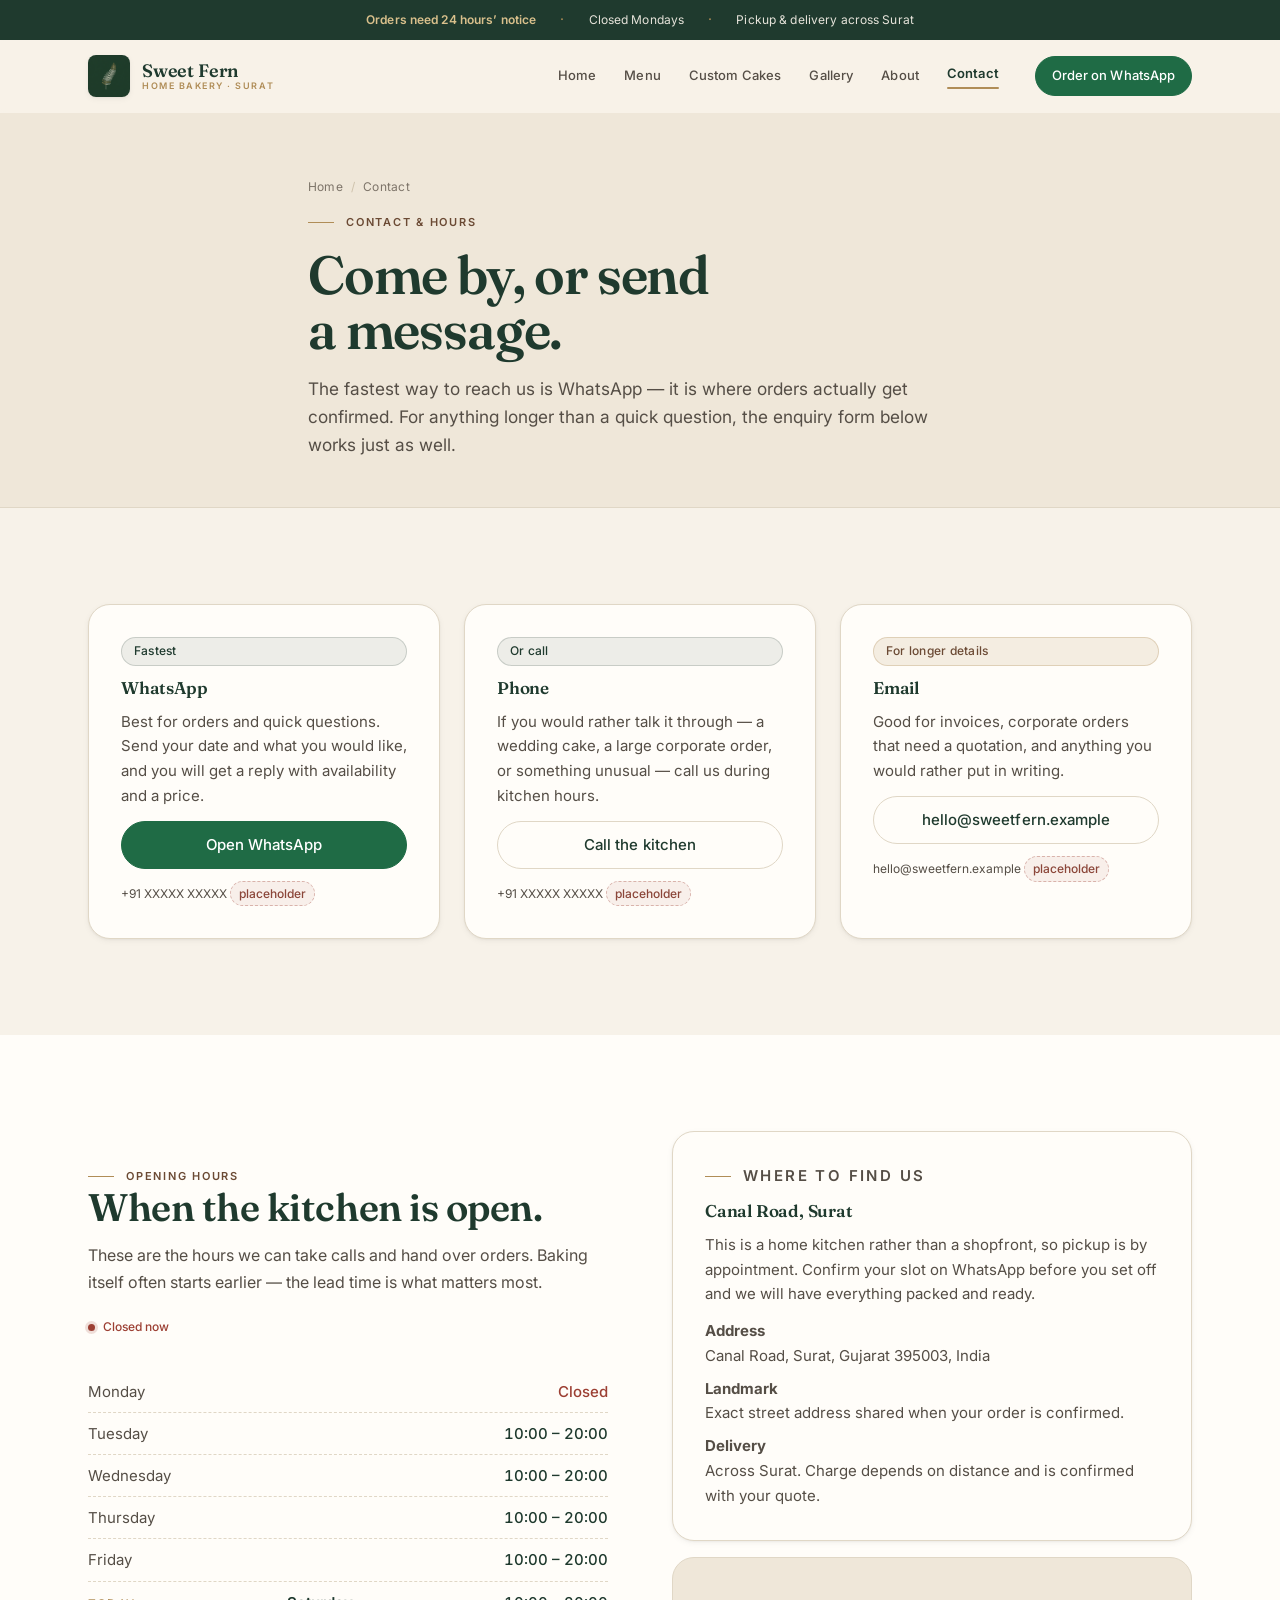
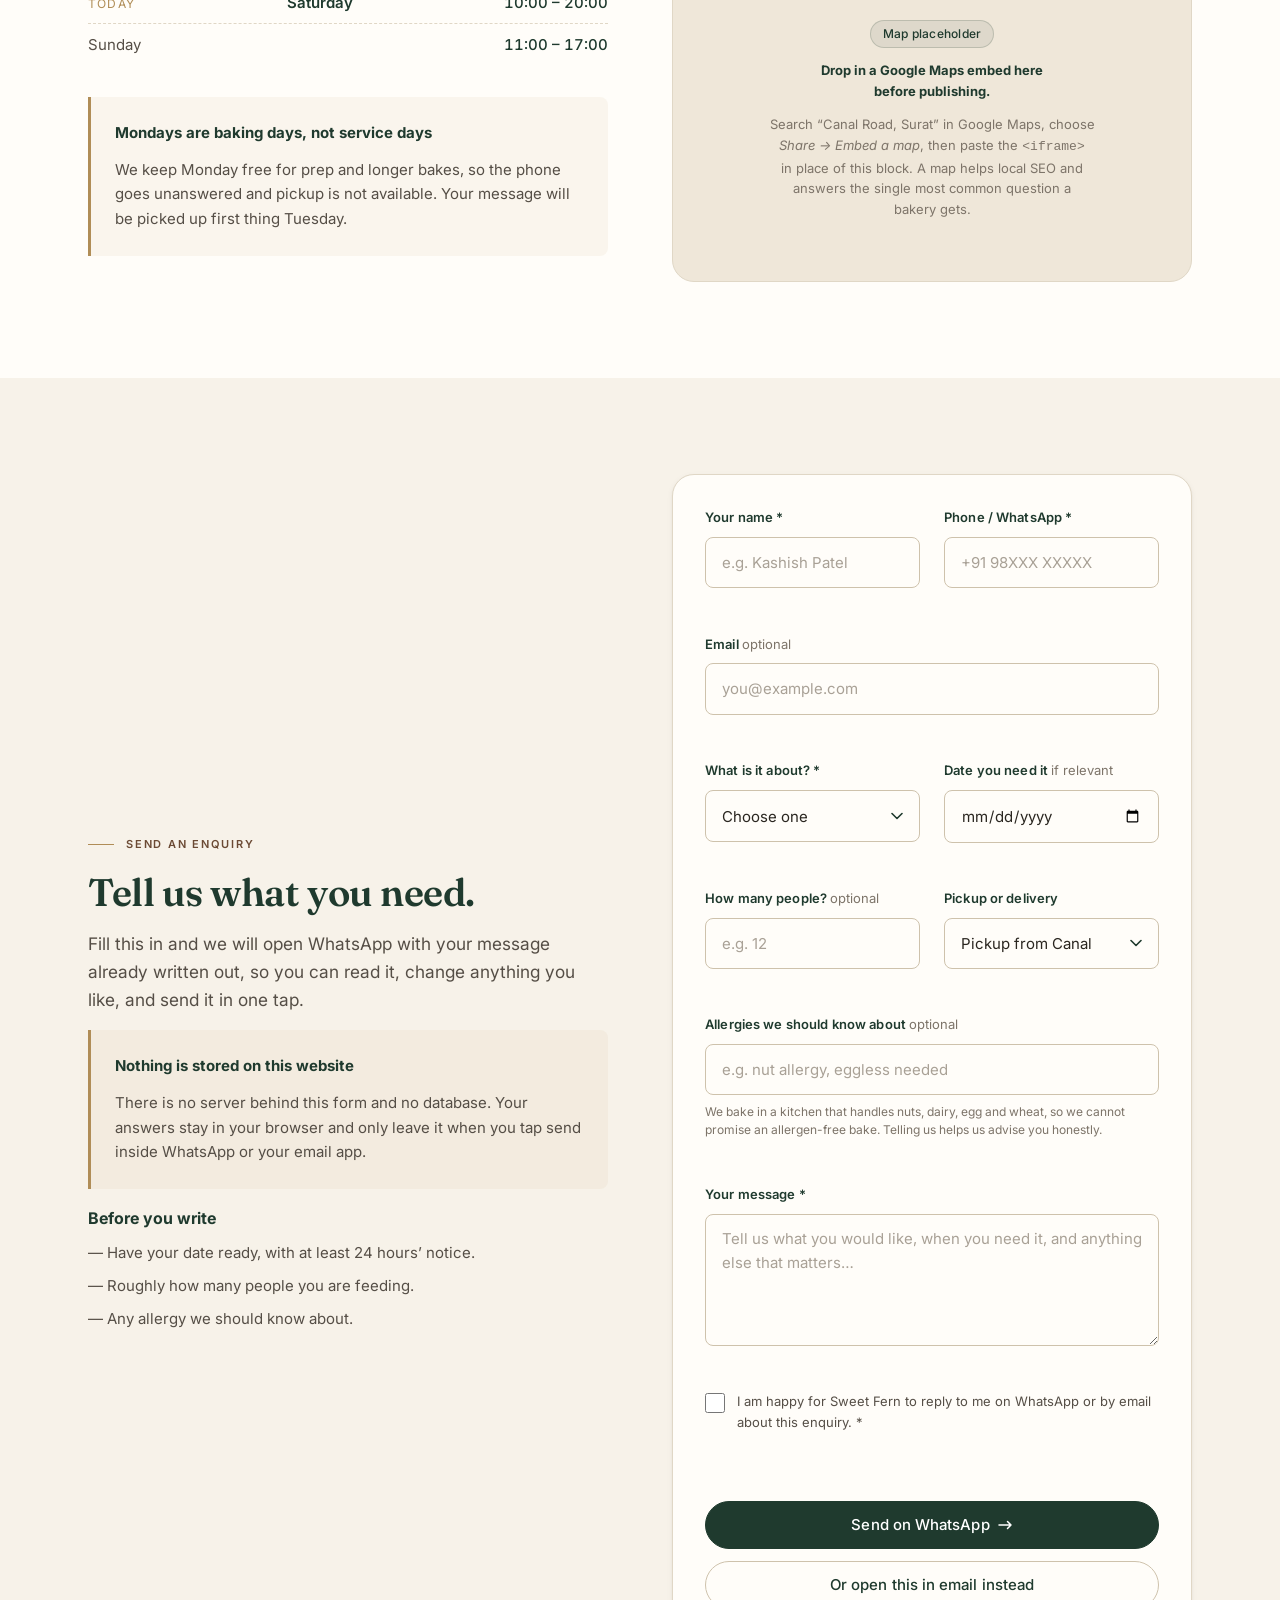
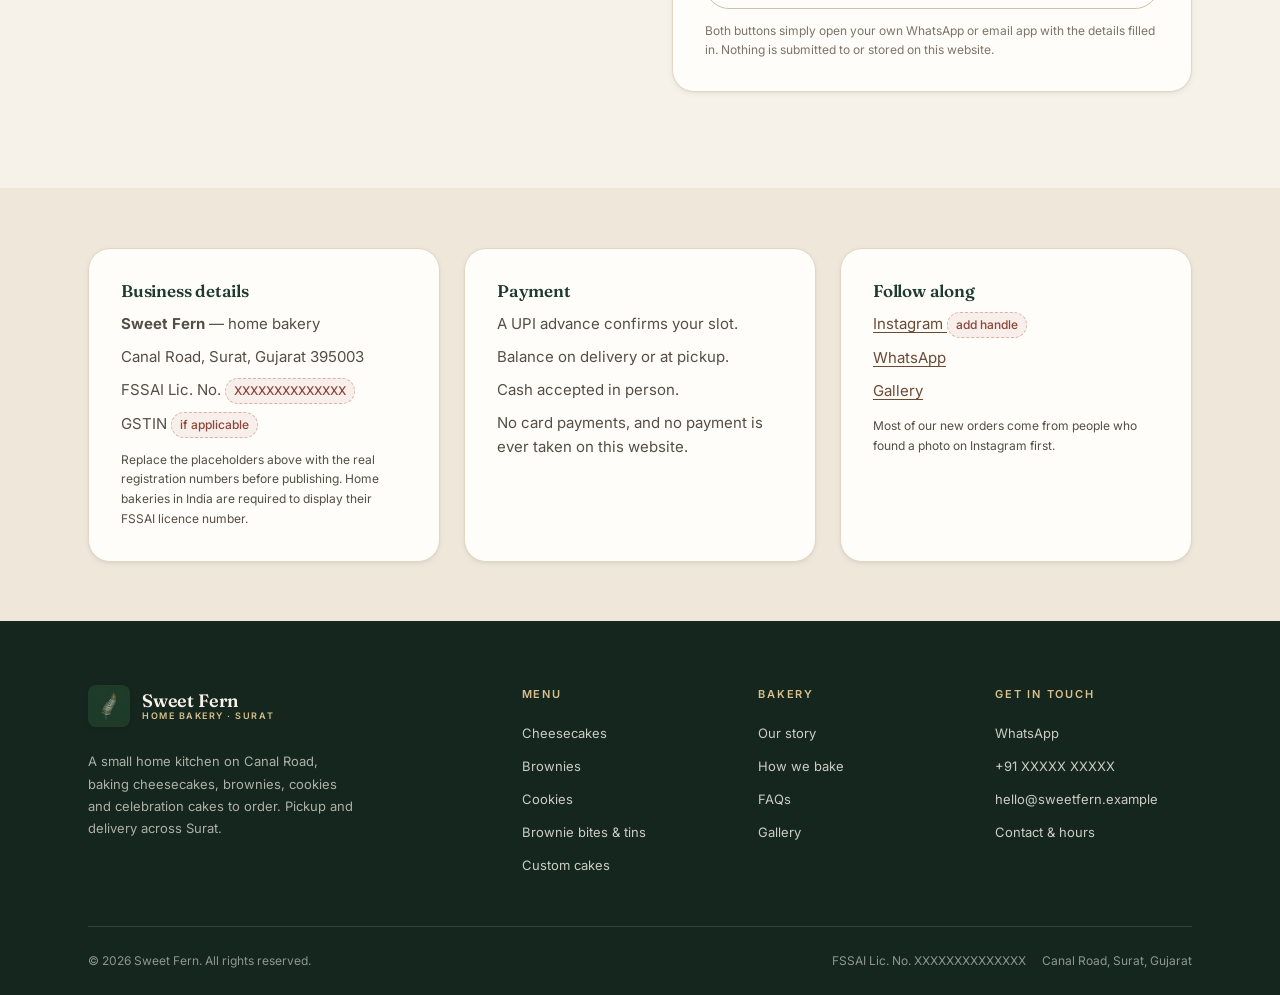
<file: contact.html>
<!DOCTYPE html>
<html lang="en-IN">
<head>
<meta charset="utf-8">
<meta name="viewport" content="width=device-width, initial-scale=1, viewport-fit=cover">
<meta name="theme-color" content="#1f3a2e">
<title>Contact, Hours &amp; Location — Canal Road, Surat | Sweet Fern</title>
<meta name="description" content="Contact Sweet Fern: opening hours, our Canal Road location in Surat, WhatsApp ordering, phone and email. Send an enquiry or place an order at least 24 hours ahead.">
<link rel="canonical" href="https://static.teamily.ai/sites/1ead3ff5-ddf5-4d1d-ad09-e986f15d1e27/webpages/sweet-fern/contact.html">

<meta property="og:type" content="website">
<meta property="og:site_name" content="Sweet Fern">
<meta property="og:title" content="Contact Sweet Fern — Canal Road, Surat">
<meta property="og:description" content="Hours, location and how to place an order. Pickup and delivery across Surat.">
<meta property="og:image" content="https://static.teamily.ai/sites/1ead3ff5-ddf5-4d1d-ad09-e986f15d1e27/webpages/sweet-fern/images/og-image.jpg">
<meta name="twitter:card" content="summary_large_image">

<link rel="icon" href="images/favicon-32.png" sizes="32x32" type="image/png">
<link rel="icon" href="images/icon-192.png" sizes="192x192" type="image/png">
<link rel="apple-touch-icon" href="images/apple-touch-icon.png">

<link rel="preconnect" href="https://fonts.googleapis.com">
<link rel="preconnect" href="https://fonts.gstatic.com" crossorigin>
<link rel="stylesheet" href="https://fonts.googleapis.com/css2?family=Fraunces:ital,opsz,wght@0,9..144,400..700;1,9..144,400..600&family=Inter:wght@400;500;600&display=swap">
<link rel="stylesheet" href="css/tokens.css">
<link rel="stylesheet" href="css/base.css">
<link rel="stylesheet" href="css/layout.css">
<link rel="stylesheet" href="css/components.css">
<link rel="stylesheet" href="css/motion.css">

<script type="application/ld+json">
{
  "@context": "https://schema.org",
  "@type": "Bakery",
  "name": "Sweet Fern",
  "url": "https://static.teamily.ai/sites/1ead3ff5-ddf5-4d1d-ad09-e986f15d1e27/webpages/sweet-fern/",
  "image": "https://static.teamily.ai/sites/1ead3ff5-ddf5-4d1d-ad09-e986f15d1e27/webpages/sweet-fern/images/og-image.jpg",
  "telephone": "+91XXXXXXXXXX",
  "email": "hello@sweetfern.example",
  "priceRange": "₹₹",
  "address": {
    "@type": "PostalAddress",
    "streetAddress": "Canal Road",
    "addressLocality": "Surat",
    "addressRegion": "Gujarat",
    "postalCode": "395003",
    "addressCountry": "IN"
  },
  "geo": { "@type": "GeoCoordinates", "latitude": "21.2049", "longitude": "72.8311" },
  "areaServed": { "@type": "City", "name": "Surat" },
  "openingHoursSpecification": [
    { "@type": "OpeningHoursSpecification", "dayOfWeek": ["Tuesday","Wednesday","Thursday","Friday","Saturday"], "opens": "10:00", "closes": "20:00" },
    { "@type": "OpeningHoursSpecification", "dayOfWeek": "Sunday", "opens": "11:00", "closes": "17:00" },
    { "@type": "OpeningHoursSpecification", "dayOfWeek": "Monday", "opens": "00:00", "closes": "00:00" }
  ]
}
</script>
</head>
<body>
<a class="skip-link" href="#main">Skip to content</a>

<div class="notice-bar">
  <div class="container">
    <span><strong>Orders need 24 hours&rsquo; notice</strong></span>
    <span class="notice-bar__dot" aria-hidden="true">·</span>
    <span>Closed Mondays</span>
    <span class="notice-bar__dot" aria-hidden="true">·</span>
    <span>Pickup &amp; delivery across Surat</span>
  </div>
</div>

<header class="site-header">
  <div class="container header__bar">
    <a class="brand" href="index.html" aria-label="Sweet Fern — home">
      <img class="brand__mark" src="images/icon-192.png" alt="" width="42" height="42">
      <span class="brand__text">
        <span class="brand__name">Sweet Fern</span>
        <span class="brand__tag">Home Bakery · Surat</span>
      </span>
    </a>
    <nav class="nav" aria-label="Primary">
      <ul class="nav__list">
        <li><a class="nav__link" href="index.html">Home</a></li>
        <li><a class="nav__link" href="menu.html">Menu</a></li>
        <li><a class="nav__link" href="custom-cakes.html">Custom Cakes</a></li>
        <li><a class="nav__link" href="gallery.html">Gallery</a></li>
        <li><a class="nav__link" href="about.html">About</a></li>
        <li><a class="nav__link" href="contact.html" aria-current="page">Contact</a></li>
      </ul>
    </nav>
    <div class="header__actions">
      <a class="btn btn--whatsapp btn--sm" href="https://wa.me/91XXXXXXXXXX" target="_blank" rel="noopener">Order on WhatsApp</a>
      <button class="nav-toggle" type="button" aria-expanded="false" aria-controls="navDrawer" aria-label="Open menu">
        <span class="nav-toggle__bar"></span><span class="nav-toggle__bar"></span><span class="nav-toggle__bar"></span>
      </button>
    </div>
  </div>
</header>

<div class="nav-drawer" id="navDrawer" aria-hidden="true">
  <div class="nav-drawer__scrim"></div>
  <div class="nav-drawer__panel" role="dialog" aria-modal="true" aria-label="Site menu">
    <div class="nav-drawer__head">
      <span class="brand__name">Sweet Fern</span>
      <button class="nav-drawer__close" type="button" aria-label="Close menu">&times;</button>
    </div>
    <ul class="nav-drawer__list">
      <li><a class="nav-drawer__link" href="index.html">Home <span>01</span></a></li>
      <li><a class="nav-drawer__link" href="menu.html">Menu <span>02</span></a></li>
      <li><a class="nav-drawer__link" href="custom-cakes.html">Custom Cakes <span>03</span></a></li>
      <li><a class="nav-drawer__link" href="gallery.html">Gallery <span>04</span></a></li>
      <li><a class="nav-drawer__link" href="about.html">About <span>05</span></a></li>
      <li><a class="nav-drawer__link" href="contact.html" aria-current="page">Contact <span>06</span></a></li>
    </ul>
    <div class="nav-drawer__foot">
      <a class="btn btn--whatsapp btn--block" href="https://wa.me/91XXXXXXXXXX" target="_blank" rel="noopener">Order on WhatsApp</a>
      <a class="btn btn--ghost btn--block" href="#enquiry">Send an enquiry</a>
    </div>
  </div>
</div>

<main id="main">

  <section class="page-head">
    <div class="container page-head__inner">
      <nav class="crumbs" aria-label="Breadcrumb">
        <ol>
          <li><a href="index.html">Home</a></li>
          <li aria-current="page">Contact</li>
        </ol>
      </nav>
      <p class="eyebrow">Contact &amp; hours</p>
      <h1 class="display">Come by, or send<br>a message.</h1>
      <p class="lede">The fastest way to reach us is WhatsApp — it is where orders actually get confirmed. For anything longer than a quick question, the enquiry form below works just as well.</p>
    </div>
  </section>

  <!-- ===================== QUICK CONTACT ===================== -->
  <section class="section">
    <div class="container">
      <div class="info-grid info-grid--3">

        <div class="info-card">
          <span class="badge badge--forest">Fastest</span>
          <h3>WhatsApp</h3>
          <p>Best for orders and quick questions. Send your date and what you would like, and you will get a reply with availability and a price.</p>
          <a class="btn btn--whatsapp" href="https://wa.me/91XXXXXXXXXX" target="_blank" rel="noopener">Open WhatsApp</a>
          <p class="text-muted" style="font-size:var(--fs-2xs)">+91 XXXXX XXXXX <span class="placeholder-note">placeholder</span></p>
        </div>

        <div class="info-card">
          <span class="badge badge--forest">Or call</span>
          <h3>Phone</h3>
          <p>If you would rather talk it through — a wedding cake, a large corporate order, or something unusual — call us during kitchen hours.</p>
          <a class="btn btn--light" href="tel:+91XXXXXXXXXX">Call the kitchen</a>
          <p class="text-muted" style="font-size:var(--fs-2xs)">+91 XXXXX XXXXX <span class="placeholder-note">placeholder</span></p>
        </div>

        <div class="info-card">
          <span class="badge">For longer details</span>
          <h3>Email</h3>
          <p>Good for invoices, corporate orders that need a quotation, and anything you would rather put in writing.</p>
          <a class="btn btn--light" href="mailto:hello@sweetfern.example">hello@sweetfern.example</a>
          <p class="text-muted" style="font-size:var(--fs-2xs)">hello@sweetfern.example <span class="placeholder-note">placeholder</span></p>
        </div>

      </div>
    </div>
  </section>

  <!-- ===================== HOURS + LOCATION ===================== -->
  <section class="section section--paper" aria-labelledby="visitTitle">
    <div class="container">
      <div class="split">
        <div class="stack stack--lg">
          <div>
            <p class="eyebrow">Opening hours</p>
            <h2 id="visitTitle">When the kitchen is open.</h2>
            <p class="text-soft" style="margin-top:var(--s-3)">These are the hours we can take calls and hand over orders. Baking itself often starts earlier — the lead time is what matters most.</p>
            <p style="margin-top:var(--s-4)"><span class="hours-badge" id="openState" data-open="10:00" data-close="20:00">Checking hours…</span></p>
          </div>

          <dl class="hours">
            <div class="hours__row hours__row--closed" data-day="1"><dt>Monday</dt><dd>Closed</dd></div>
            <div class="hours__row" data-day="2"><dt>Tuesday</dt><dd>10:00 &ndash; 20:00</dd></div>
            <div class="hours__row" data-day="3"><dt>Wednesday</dt><dd>10:00 &ndash; 20:00</dd></div>
            <div class="hours__row" data-day="4"><dt>Thursday</dt><dd>10:00 &ndash; 20:00</dd></div>
            <div class="hours__row" data-day="5"><dt>Friday</dt><dd>10:00 &ndash; 20:00</dd></div>
            <div class="hours__row" data-day="6"><dt>Saturday</dt><dd>10:00 &ndash; 20:00</dd></div>
            <div class="hours__row" data-day="0"><dt>Sunday</dt><dd>11:00 &ndash; 17:00</dd></div>
          </dl>

          <div class="callout">
            <strong class="text-forest" style="display:block">Mondays are baking days, not service days</strong>
            We keep Monday free for prep and longer bakes, so the phone goes unanswered and pickup is not available. Your message will be picked up first thing Tuesday.
          </div>
        </div>

        <div class="stack">
          <div class="info-card">
            <p class="eyebrow">Where to find us</p>
            <h3>Canal Road, Surat</h3>
            <p>This is a home kitchen rather than a shopfront, so pickup is by appointment. Confirm your slot on WhatsApp before you set off and we will have everything packed and ready.</p>
            <ul>
              <li><strong>Address</strong><br>Canal Road, Surat, Gujarat 395003, India</li>
              <li><strong>Landmark</strong><br>Exact street address shared when your order is confirmed.</li>
              <li><strong>Delivery</strong><br>Across Surat. Charge depends on distance and is confirmed with your quote.</li>
            </ul>
          </div>

          <div class="map-frame">
            <div class="map-frame__inner">
              <span class="badge badge--forest">Map placeholder</span>
              <p><strong class="text-forest">Drop in a Google Maps embed here before publishing.</strong></p>
              <p>Search &ldquo;Canal Road, Surat&rdquo; in Google Maps, choose <em>Share &rarr; Embed a map</em>, then paste the <code>&lt;iframe&gt;</code> in place of this block. A map helps local SEO and answers the single most common question a bakery gets.</p>
            </div>
          </div>
        </div>
      </div>
    </div>
  </section>

  <!-- ===================== ENQUIRY FORM ===================== -->
  <section class="section" id="enquiry" aria-labelledby="enqTitle">
    <div class="container">
      <div class="split">
        <div class="stack">
          <p class="eyebrow">Send an enquiry</p>
          <h2 id="enqTitle">Tell us what you need.</h2>
          <p class="lede">Fill this in and we will open WhatsApp with your message already written out, so you can read it, change anything you like, and send it in one tap.</p>

          <div class="callout">
            <strong class="text-forest" style="display:block">Nothing is stored on this website</strong>
            There is no server behind this form and no database. Your answers stay in your browser and only leave it when you tap send inside WhatsApp or your email app.
          </div>

          <div class="stack stack--sm">
            <strong class="text-forest">Before you write</strong>
            <ul style="list-style:none;padding:0;font-size:var(--fs-sm);color:var(--ink-soft);display:grid;gap:var(--s-2)">
              <li>&mdash; Have your date ready, with at least 24 hours&rsquo; notice.</li>
              <li>&mdash; Roughly how many people you are feeding.</li>
              <li>&mdash; Any allergy we should know about.</li>
            </ul>
          </div>
        </div>

        <form class="form card" style="padding:var(--s-6)" data-enquiry="whatsapp" novalidate>
          <div class="form__grid form__grid--2">
            <div class="field">
              <label class="field__label" for="eName">Your name *</label>
              <input class="input" id="eName" name="name" type="text" required autocomplete="name" data-label="Your name" placeholder="e.g. Kashish Patel">
              <p class="field__error" aria-live="polite"></p>
            </div>
            <div class="field">
              <label class="field__label" for="ePhone">Phone / WhatsApp *</label>
              <input class="input" id="ePhone" name="phone" type="tel" required autocomplete="tel" data-label="Phone" placeholder="+91 98XXX XXXXX">
              <p class="field__error" aria-live="polite"></p>
            </div>
          </div>

          <div class="field">
            <label class="field__label" for="eEmail">Email <span class="optional">optional</span></label>
            <input class="input" id="eEmail" name="email" type="email" autocomplete="email" data-label="Email" placeholder="you@example.com">
            <p class="field__error" aria-live="polite"></p>
          </div>

          <div class="form__grid form__grid--2">
            <div class="field">
              <label class="field__label" for="eSubject">What is it about? *</label>
              <select class="select" id="eSubject" name="subject" required data-label="Enquiry type">
                <option value="">Choose one</option>
                <option>Placing an order from the menu</option>
                <option>Custom celebration cake</option>
                <option>Gifting boxes / corporate order</option>
                <option>Question about an existing order</option>
                <option>Something else</option>
              </select>
              <p class="field__error" aria-live="polite"></p>
            </div>
            <div class="field">
              <label class="field__label" for="eDate">Date you need it <span class="optional">if relevant</span></label>
              <input class="input" id="eDate" name="date" type="date" data-label="Date needed">
              <p class="field__error" aria-live="polite"></p>
            </div>
          </div>

          <div class="form__grid form__grid--2">
            <div class="field">
              <label class="field__label" for="eGuests">How many people? <span class="optional">optional</span></label>
              <input class="input" id="eGuests" name="guests" type="text" data-label="Number of people" placeholder="e.g. 12">
              <p class="field__error" aria-live="polite"></p>
            </div>
            <div class="field">
              <label class="field__label" for="eFulfilment">Pickup or delivery</label>
              <select class="select" id="eFulfilment" name="fulfilment" data-label="Pickup or delivery">
                <option>Pickup from Canal Road</option>
                <option>Delivery within Surat</option>
                <option>Not sure yet</option>
              </select>
              <p class="field__error" aria-live="polite"></p>
            </div>
          </div>

          <div class="field">
            <label class="field__label" for="eAllergy">Allergies we should know about <span class="optional">optional</span></label>
            <input class="input" id="eAllergy" name="allergy" type="text" data-label="Allergies" placeholder="e.g. nut allergy, eggless needed">
            <p class="field__hint">We bake in a kitchen that handles nuts, dairy, egg and wheat, so we cannot promise an allergen-free bake. Telling us helps us advise you honestly.</p>
            <p class="field__error" aria-live="polite"></p>
          </div>

          <div class="field">
            <label class="field__label" for="eMessageText">Your message *</label>
            <textarea class="textarea" id="eMessageText" name="message" required minlength="12" maxlength="800" data-label="Message" placeholder="Tell us what you would like, when you need it, and anything else that matters…"></textarea>
            <p class="field__error" aria-live="polite"></p>
          </div>

          <label class="checkbox">
            <input type="checkbox" id="eConsent" name="consent" value="yes" required data-label="Consent">
            <span>I am happy for Sweet Fern to reply to me on WhatsApp or by email about this enquiry. *</span>
          </label>
          <p class="field__error" aria-live="polite"></p>

          <p class="form-status" hidden aria-live="polite"></p>

          <div class="form__foot">
            <button class="btn btn--primary btn--block" type="submit">Send on WhatsApp <svg class="btn__arrow" width="15" height="10" viewBox="0 0 15 10" fill="none" aria-hidden="true"><path d="M1 5h12M9.5 1.5 13 5l-3.5 3.5" stroke="currentColor" stroke-width="1.5" stroke-linecap="round" stroke-linejoin="round"/></svg></button>
            <button class="btn btn--ghost btn--block" type="submit" formnovalidate data-enquiry-switch="email">Or open this in email instead</button>
            <p class="form__note">Both buttons simply open your own WhatsApp or email app with the details filled in. Nothing is submitted to or stored on this website.</p>
          </div>
        </form>
      </div>
    </div>
  </section>

  <!-- ===================== LEGAL / DETAILS ===================== -->
  <section class="section section--band section--tight">
    <div class="container">
      <div class="grid grid--3">
        <div class="info-card">
          <h3>Business details</h3>
          <ul>
            <li><strong>Sweet Fern</strong> — home bakery</li>
            <li>Canal Road, Surat, Gujarat 395003</li>
            <li>FSSAI Lic. No. <span class="placeholder-note">XXXXXXXXXXXXXX</span></li>
            <li>GSTIN <span class="placeholder-note">if applicable</span></li>
          </ul>
          <p class="text-muted" style="font-size:var(--fs-2xs)">Replace the placeholders above with the real registration numbers before publishing. Home bakeries in India are required to display their FSSAI licence number.</p>
        </div>

        <div class="info-card">
          <h3>Payment</h3>
          <ul>
            <li>A UPI advance confirms your slot.</li>
            <li>Balance on delivery or at pickup.</li>
            <li>Cash accepted in person.</li>
            <li>No card payments, and no payment is ever taken on this website.</li>
          </ul>
        </div>

        <div class="info-card">
          <h3>Follow along</h3>
          <ul>
            <li><a href="https://instagram.com/" target="_blank" rel="noopener">Instagram <span class="placeholder-note">add handle</span></a></li>
            <li><a href="https://wa.me/91XXXXXXXXXX" target="_blank" rel="noopener">WhatsApp</a></li>
            <li><a href="gallery.html">Gallery</a></li>
          </ul>
          <p class="text-muted" style="font-size:var(--fs-2xs)">Most of our new orders come from people who found a photo on Instagram first.</p>
        </div>
      </div>
    </div>
  </section>

</main>

<footer class="site-footer">
  <div class="container">
    <div class="footer__grid">
      <div class="footer__brand">
        <a class="brand" href="index.html" aria-label="Sweet Fern — home">
          <img class="brand__mark" src="images/icon-192.png" alt="" width="42" height="42">
          <span class="brand__text">
            <span class="brand__name">Sweet Fern</span>
            <span class="brand__tag">Home Bakery · Surat</span>
          </span>
        </a>
        <p>A small home kitchen on Canal Road, baking cheesecakes, brownies, cookies and celebration cakes to order. Pickup and delivery across Surat.</p>
      </div>
      <div>
        <p class="footer__title">Menu</p>
        <ul class="footer__list">
          <li><a href="menu.html#cheesecakes">Cheesecakes</a></li>
          <li><a href="menu.html#brownies">Brownies</a></li>
          <li><a href="menu.html#cookies">Cookies</a></li>
          <li><a href="menu.html#bites">Brownie bites &amp; tins</a></li>
          <li><a href="custom-cakes.html">Custom cakes</a></li>
        </ul>
      </div>
      <div>
        <p class="footer__title">Bakery</p>
        <ul class="footer__list">
          <li><a href="about.html">Our story</a></li>
          <li><a href="about.html#process">How we bake</a></li>
          <li><a href="about.html#faq">FAQs</a></li>
          <li><a href="gallery.html">Gallery</a></li>
        </ul>
      </div>
      <div>
        <p class="footer__title">Get in touch</p>
        <ul class="footer__list">
          <li><a href="https://wa.me/91XXXXXXXXXX" target="_blank" rel="noopener">WhatsApp</a></li>
          <li><a href="tel:+91XXXXXXXXXX">+91 XXXXX XXXXX</a></li>
          <li><a href="mailto:hello@sweetfern.example">hello@sweetfern&#8203;.example</a></li>
          <li><a href="contact.html">Contact &amp; hours</a></li>
        </ul>
      </div>
    </div>
    <div class="footer__bottom">
      <span>&copy; <span data-year>2026</span> Sweet Fern. All rights reserved.</span>
      <div class="footer__legal">
        <span>FSSAI Lic. No. XXXXXXXXXXXXXX</span>
        <span>Canal Road, Surat, Gujarat</span>
      </div>
    </div>
  </div>
</footer>

<aside class="personalise" id="personalise" aria-hidden="true" aria-labelledby="personaliseTitle">
  <div class="personalise__head">
    <div class="stack stack--sm">
      <p class="personalise__title" id="personaliseTitle">Make it a little more personal</p>
      <p class="personalise__copy">Add your name and we will greet you with it next time. It is saved on your device only — nothing is sent to us.</p>
    </div>
    <button class="personalise__dismiss" type="button" aria-label="Dismiss">&times;</button>
  </div>
  <form class="personalise__form" novalidate>
    <div class="field">
      <label class="visually-hidden" for="prefName">Your name</label>
      <input class="input" id="prefName" name="name" type="text" maxlength="40" autocomplete="given-name" placeholder="Your name (optional)">
      <p class="field__error" aria-live="polite"></p>
    </div>
    <button class="btn btn--primary" type="submit">Save</button>
  </form>
  <div class="personalise__foot">
    <button class="personalise__skip" type="button">No thanks, don&rsquo;t ask again</button>
  </div>
</aside>

<script src="js/main.js" defer></script>
</body>
</html>
</file>
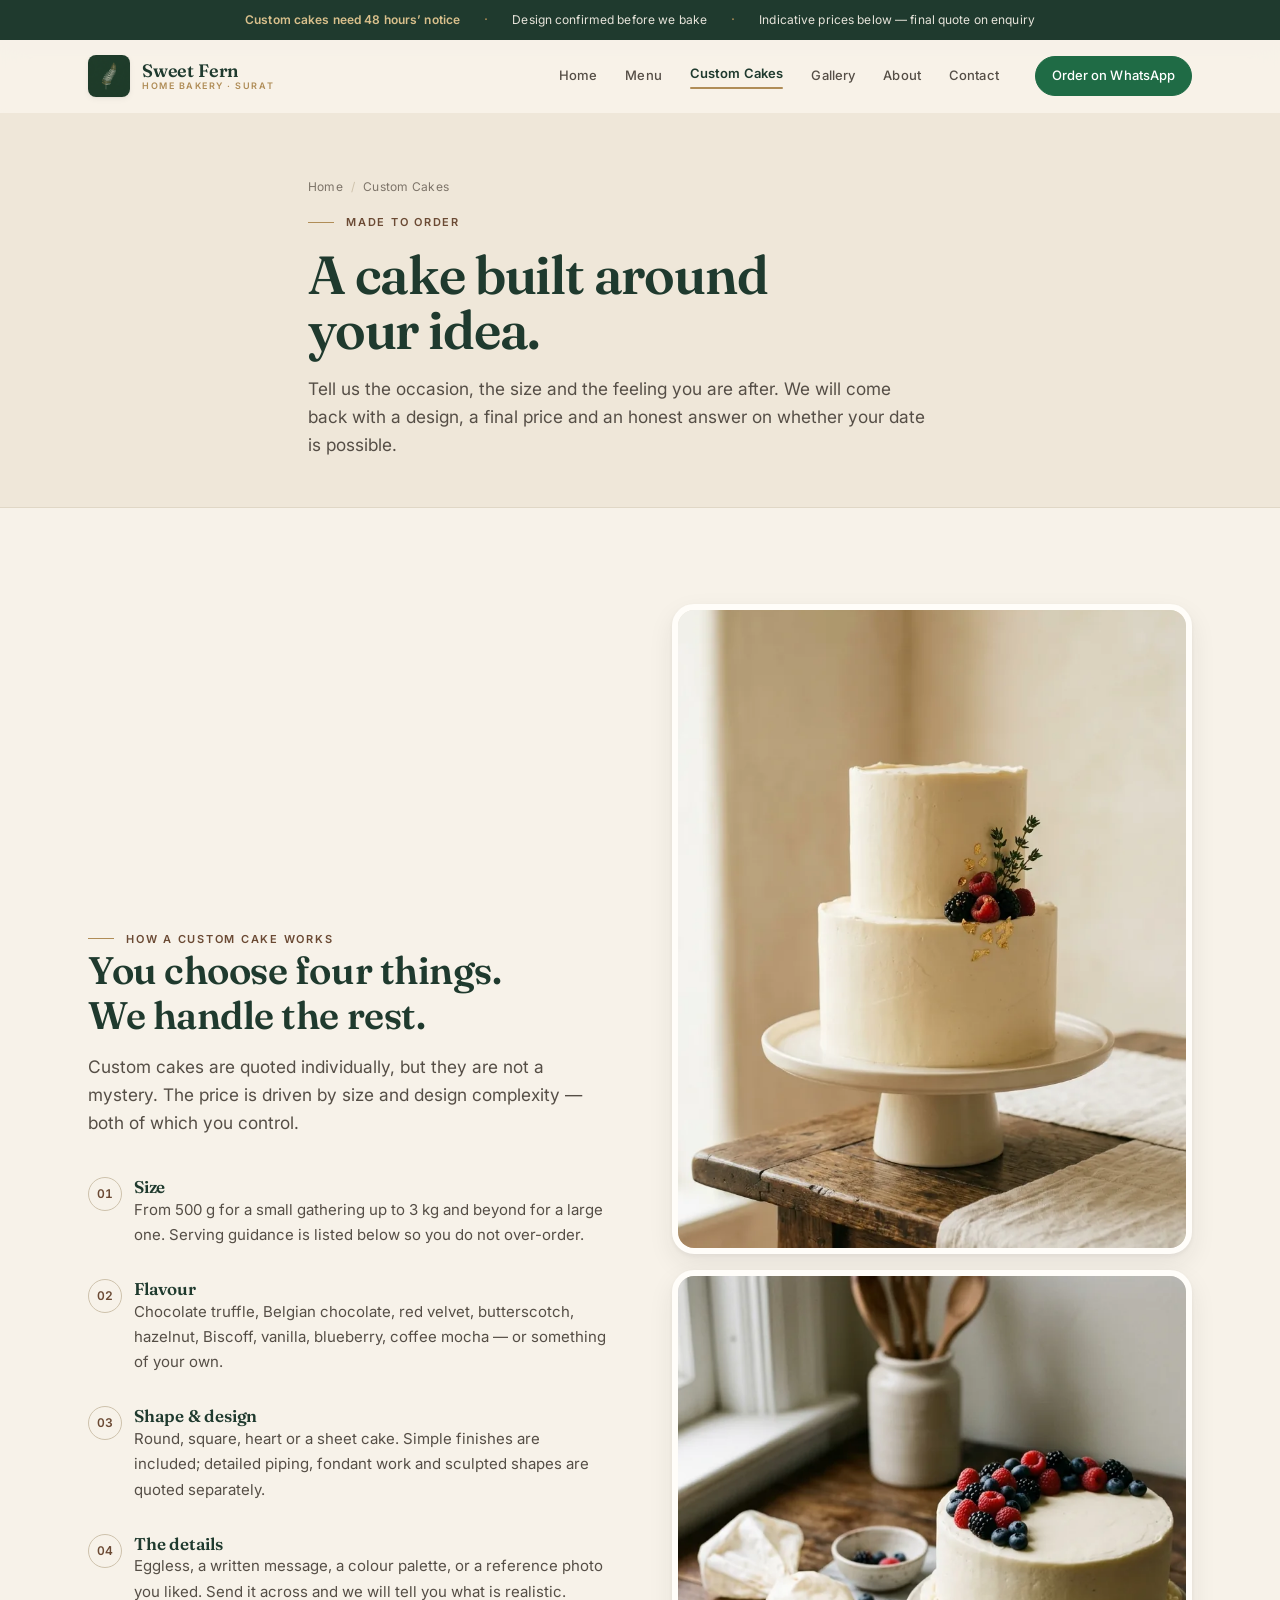
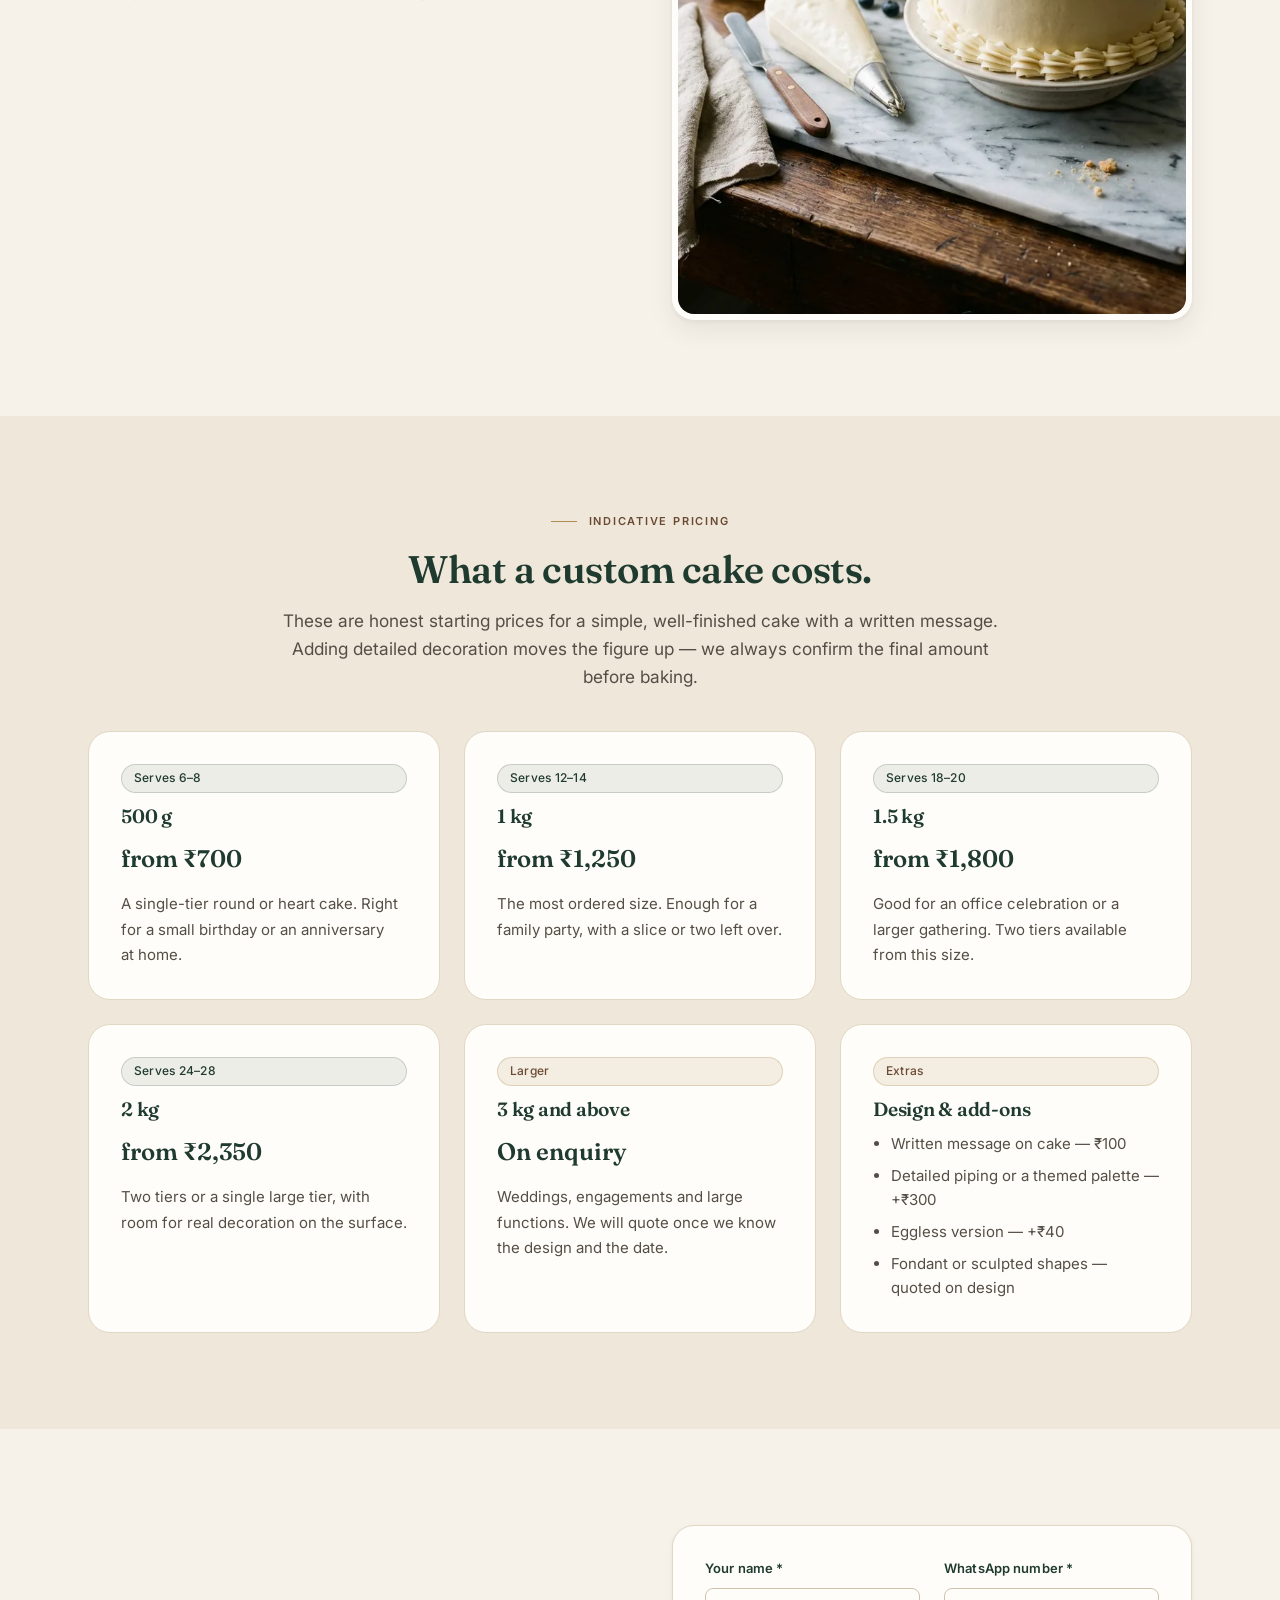
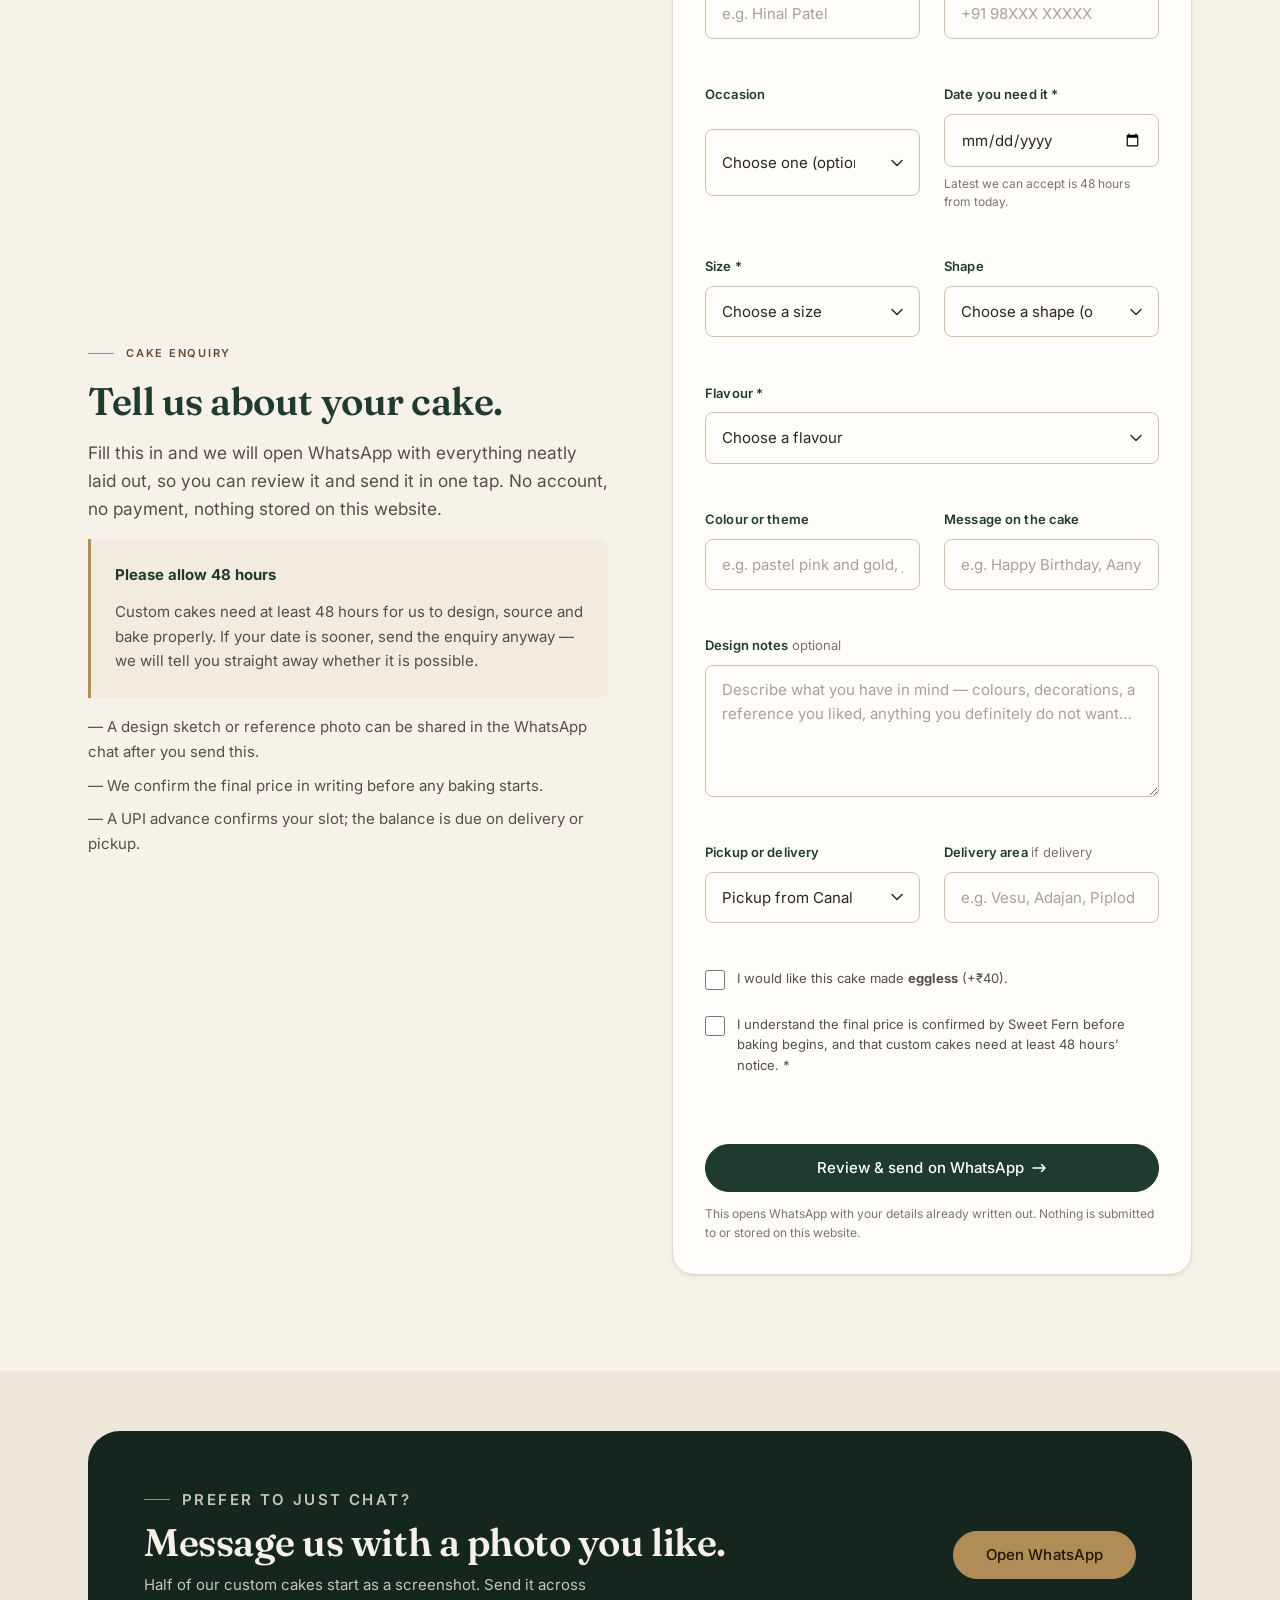
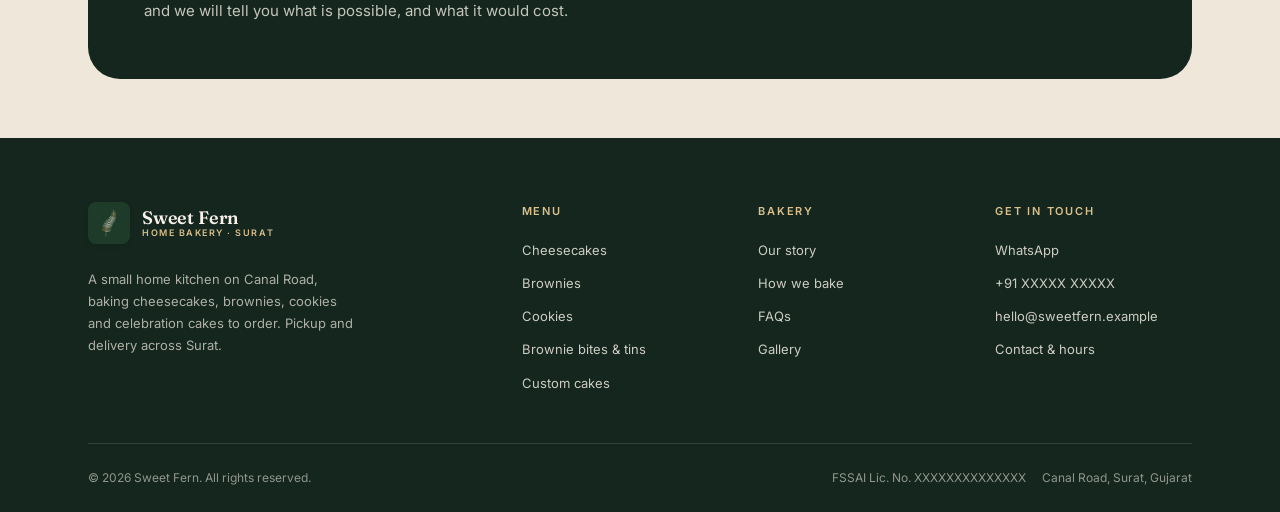
<file: custom-cakes.html>
<!DOCTYPE html>
<html lang="en-IN">
<head>
<meta charset="utf-8">
<meta name="viewport" content="width=device-width, initial-scale=1, viewport-fit=cover">
<meta name="theme-color" content="#1f3a2e">
<title>Custom Cakes — Made to Order in Surat | Sweet Fern</title>
<meta name="description" content="Custom celebration cakes, made to order by Sweet Fern in Surat. Choose the size, flavour, shape and design. Indicative prices listed, final quote confirmed on enquiry. Please allow 48 hours for larger cakes.">
<link rel="canonical" href="https://static.teamily.ai/sites/1ead3ff5-ddf5-4d1d-ad09-e986f15d1e27/webpages/sweet-fern/custom-cakes.html">

<meta property="og:type" content="website">
<meta property="og:site_name" content="Sweet Fern">
<meta property="og:title" content="Custom Celebration Cakes — Sweet Fern, Surat">
<meta property="og:description" content="Built around your idea: size, flavour, shape and design. Made to order in Surat.">
<meta property="og:image" content="https://static.teamily.ai/sites/1ead3ff5-ddf5-4d1d-ad09-e986f15d1e27/webpages/sweet-fern/images/og-image.jpg">
<meta name="twitter:card" content="summary_large_image">

<link rel="icon" href="images/favicon-32.png" sizes="32x32" type="image/png">
<link rel="icon" href="images/icon-192.png" sizes="192x192" type="image/png">
<link rel="apple-touch-icon" href="images/apple-touch-icon.png">

<link rel="preconnect" href="https://fonts.googleapis.com">
<link rel="preconnect" href="https://fonts.gstatic.com" crossorigin>
<link rel="stylesheet" href="https://fonts.googleapis.com/css2?family=Fraunces:ital,opsz,wght@0,9..144,400..700;1,9..144,400..600&family=Inter:wght@400;500;600&display=swap">
<link rel="stylesheet" href="css/tokens.css">
<link rel="stylesheet" href="css/base.css">
<link rel="stylesheet" href="css/layout.css">
<link rel="stylesheet" href="css/components.css">
<link rel="stylesheet" href="css/motion.css">

<script type="application/ld+json">
{
  "@context": "https://schema.org",
  "@type": "Service",
  "name": "Custom Celebration Cakes",
  "serviceType": "Made-to-order custom cakes",
  "provider": {
    "@type": "Bakery",
    "name": "Sweet Fern",
    "address": { "@type": "PostalAddress", "streetAddress": "Canal Road", "addressLocality": "Surat", "addressRegion": "Gujarat", "addressCountry": "IN" }
  },
  "areaServed": { "@type": "City", "name": "Surat" },
  "offers": {
    "@type": "AggregateOffer",
    "priceCurrency": "INR",
    "lowPrice": "700",
    "highPrice": "5000",
    "offerCount": "5"
  }
}
</script>
</head>
<body>
<a class="skip-link" href="#main">Skip to content</a>

<div class="notice-bar">
  <div class="container">
    <span><strong>Custom cakes need 48 hours&rsquo; notice</strong></span>
    <span class="notice-bar__dot" aria-hidden="true">·</span>
    <span>Design confirmed before we bake</span>
    <span class="notice-bar__dot" aria-hidden="true">·</span>
    <span>Indicative prices below &mdash; final quote on enquiry</span>
  </div>
</div>

<header class="site-header">
  <div class="container header__bar">
    <a class="brand" href="index.html" aria-label="Sweet Fern — home">
      <img class="brand__mark" src="images/icon-192.png" alt="" width="42" height="42">
      <span class="brand__text">
        <span class="brand__name">Sweet Fern</span>
        <span class="brand__tag">Home Bakery · Surat</span>
      </span>
    </a>
    <nav class="nav" aria-label="Primary">
      <ul class="nav__list">
        <li><a class="nav__link" href="index.html">Home</a></li>
        <li><a class="nav__link" href="menu.html">Menu</a></li>
        <li><a class="nav__link" href="custom-cakes.html" aria-current="page">Custom Cakes</a></li>
        <li><a class="nav__link" href="gallery.html">Gallery</a></li>
        <li><a class="nav__link" href="about.html">About</a></li>
        <li><a class="nav__link" href="contact.html">Contact</a></li>
      </ul>
    </nav>
    <div class="header__actions">
      <a class="btn btn--whatsapp btn--sm" href="https://wa.me/91XXXXXXXXXX" target="_blank" rel="noopener">Order on WhatsApp</a>
      <button class="nav-toggle" type="button" aria-expanded="false" aria-controls="navDrawer" aria-label="Open menu">
        <span class="nav-toggle__bar"></span><span class="nav-toggle__bar"></span><span class="nav-toggle__bar"></span>
      </button>
    </div>
  </div>
</header>

<div class="nav-drawer" id="navDrawer" aria-hidden="true">
  <div class="nav-drawer__scrim"></div>
  <div class="nav-drawer__panel" role="dialog" aria-modal="true" aria-label="Site menu">
    <div class="nav-drawer__head">
      <span class="brand__name">Sweet Fern</span>
      <button class="nav-drawer__close" type="button" aria-label="Close menu">&times;</button>
    </div>
    <ul class="nav-drawer__list">
      <li><a class="nav-drawer__link" href="index.html">Home <span>01</span></a></li>
      <li><a class="nav-drawer__link" href="menu.html">Menu <span>02</span></a></li>
      <li><a class="nav-drawer__link" href="custom-cakes.html" aria-current="page">Custom Cakes <span>03</span></a></li>
      <li><a class="nav-drawer__link" href="gallery.html">Gallery <span>04</span></a></li>
      <li><a class="nav-drawer__link" href="about.html">About <span>05</span></a></li>
      <li><a class="nav-drawer__link" href="contact.html">Contact <span>06</span></a></li>
    </ul>
    <div class="nav-drawer__foot">
      <a class="btn btn--whatsapp btn--block" href="https://wa.me/91XXXXXXXXXX" target="_blank" rel="noopener">Order on WhatsApp</a>
      <a class="btn btn--ghost btn--block" href="contact.html">Send an enquiry</a>
    </div>
  </div>
</div>

<main id="main">

  <section class="page-head">
    <div class="container page-head__inner">
      <nav class="crumbs" aria-label="Breadcrumb">
        <ol>
          <li><a href="index.html">Home</a></li>
          <li aria-current="page">Custom Cakes</li>
        </ol>
      </nav>
      <p class="eyebrow">Made to order</p>
      <h1 class="display">A cake built around<br>your idea.</h1>
      <p class="lede">Tell us the occasion, the size and the feeling you are after. We will come back with a design, a final price and an honest answer on whether your date is possible.</p>
    </div>
  </section>

  <!-- ===================== SPLIT: WHAT YOU CHOOSE ===================== -->
  <section class="section">
    <div class="container">
      <div class="split split--reverse">
        <div>
          <p class="eyebrow">How a custom cake works</p>
          <h2>You choose four things. We handle the rest.</h2>
          <p class="lede" style="margin-top:var(--s-4)">Custom cakes are quoted individually, but they are not a mystery. The price is driven by size and design complexity — both of which you control.</p>

          <div class="steps" style="margin-top:var(--s-7)">
            <div class="step">
              <span class="step__num">01</span>
              <div>
                <h3>Size</h3>
                <p>From 500&nbsp;g for a small gathering up to 3&nbsp;kg and beyond for a large one. Serving guidance is listed below so you do not over-order.</p>
              </div>
            </div>
            <div class="step">
              <span class="step__num">02</span>
              <div>
                <h3>Flavour</h3>
                <p>Chocolate truffle, Belgian chocolate, red velvet, butterscotch, hazelnut, Biscoff, vanilla, blueberry, coffee mocha — or something of your own.</p>
              </div>
            </div>
            <div class="step">
              <span class="step__num">03</span>
              <div>
                <h3>Shape &amp; design</h3>
                <p>Round, square, heart or a sheet cake. Simple finishes are included; detailed piping, fondant work and sculpted shapes are quoted separately.</p>
              </div>
            </div>
            <div class="step">
              <span class="step__num">04</span>
              <div>
                <h3>The details</h3>
                <p>Eggless, a written message, a colour palette, or a reference photo you liked. Send it across and we will tell you what is realistic.</p>
              </div>
            </div>
          </div>
        </div>

        <div class="stack">
          <div class="media media--4x5 media--framed">
            <img src="images/custom-cake.webp" width="768" height="1376" alt="A two-tier celebration cake with pale cream buttercream, fresh berries and a gold leaf accent on a ceramic cake stand." loading="lazy" decoding="async">
          </div>
          <div class="media media--4x5 media--framed">
            <img src="images/custom-detail.webp" width="900" height="900" alt="A cake-decorating work surface with a piped cream border, fresh berries, a palette knife and a piping bag." loading="lazy" decoding="async">
          </div>
        </div>
      </div>
    </div>
  </section>

  <!-- ===================== PRICE GUIDE ===================== -->
  <section class="section section--band" aria-labelledby="priceTitle">
    <div class="container">
      <div class="section__head section__head--center">
        <p class="eyebrow">Indicative pricing</p>
        <h2 id="priceTitle">What a custom cake costs.</h2>
        <p class="lede text-center">These are honest starting prices for a simple, well-finished cake with a written message. Adding detailed decoration moves the figure up — we always confirm the final amount before baking.</p>
      </div>

      <div class="grid grid--3">
        <div class="card card--flat" data-reveal>
          <div class="card__body card__body--lg">
            <span class="badge badge--forest">Serves 6&ndash;8</span>
            <h3>500 g</h3>
            <p class="menu-item__price" style="text-align:left;font-size:1.5rem">from ₹700</p>
            <p class="text-soft" style="font-size:var(--fs-sm)">A single-tier round or heart cake. Right for a small birthday or an anniversary at home.</p>
          </div>
        </div>

        <div class="card card--flat" data-reveal data-delay="1">
          <div class="card__body card__body--lg">
            <span class="badge badge--forest">Serves 12&ndash;14</span>
            <h3>1 kg</h3>
            <p class="menu-item__price" style="text-align:left;font-size:1.5rem">from ₹1,250</p>
            <p class="text-soft" style="font-size:var(--fs-sm)">The most ordered size. Enough for a family party, with a slice or two left over.</p>
          </div>
        </div>

        <div class="card card--flat" data-reveal data-delay="2">
          <div class="card__body card__body--lg">
            <span class="badge badge--forest">Serves 18&ndash;20</span>
            <h3>1.5 kg</h3>
            <p class="menu-item__price" style="text-align:left;font-size:1.5rem">from ₹1,800</p>
            <p class="text-soft" style="font-size:var(--fs-sm)">Good for an office celebration or a larger gathering. Two tiers available from this size.</p>
          </div>
        </div>

        <div class="card card--flat" data-reveal>
          <div class="card__body card__body--lg">
            <span class="badge badge--forest">Serves 24&ndash;28</span>
            <h3>2 kg</h3>
            <p class="menu-item__price" style="text-align:left;font-size:1.5rem">from ₹2,350</p>
            <p class="text-soft" style="font-size:var(--fs-sm)">Two tiers or a single large tier, with room for real decoration on the surface.</p>
          </div>
        </div>

        <div class="card card--flat" data-reveal data-delay="1">
          <div class="card__body card__body--lg">
            <span class="badge">Larger</span>
            <h3>3 kg and above</h3>
            <p class="menu-item__price" style="text-align:left;font-size:1.5rem">On enquiry</p>
            <p class="text-soft" style="font-size:var(--fs-sm)">Weddings, engagements and large functions. We will quote once we know the design and the date.</p>
          </div>
        </div>

        <div class="card card--flat" data-reveal data-delay="2">
          <div class="card__body card__body--lg">
            <span class="badge">Extras</span>
            <h3>Design &amp; add-ons</h3>
            <ul class="menu-item__desc" style="margin:0;padding-left:1.1rem;display:grid;gap:var(--s-2)">
              <li>Written message on cake — ₹100</li>
              <li>Detailed piping or a themed palette — +₹300</li>
              <li>Eggless version — +₹40</li>
              <li>Fondant or sculpted shapes — quoted on design</li>
            </ul>
          </div>
        </div>
      </div>
    </div>
  </section>

  <!-- ===================== ENQUIRY FORM ===================== -->
  <section class="section" id="enquiry" aria-labelledby="formTitle">
    <div class="container">
      <div class="split">
        <div class="stack">
          <p class="eyebrow">Cake enquiry</p>
          <h2 id="formTitle">Tell us about your cake.</h2>
          <p class="lede">Fill this in and we will open WhatsApp with everything neatly laid out, so you can review it and send it in one tap. No account, no payment, nothing stored on this website.</p>

          <div class="callout">
            <strong class="text-forest" style="display:block">Please allow 48 hours</strong>
            Custom cakes need at least 48 hours for us to design, source and bake properly. If your date is sooner, send the enquiry anyway — we will tell you straight away whether it is possible.
          </div>

          <ul class="stack stack--sm" style="list-style:none;padding:0;font-size:var(--fs-sm);color:var(--ink-soft)">
            <li>&mdash; A design sketch or reference photo can be shared in the WhatsApp chat after you send this.</li>
            <li>&mdash; We confirm the final price in writing before any baking starts.</li>
            <li>&mdash; A UPI advance confirms your slot; the balance is due on delivery or pickup.</li>
          </ul>
        </div>

        <form class="form card" style="padding:var(--s-6)" data-enquiry="whatsapp" novalidate>
          <div class="form__grid form__grid--2">
            <div class="field">
              <label class="field__label" for="cName">Your name *</label>
              <input class="input" id="cName" name="name" type="text" required autocomplete="name" data-label="Your name" placeholder="e.g. Hinal Patel">
              <p class="field__error" aria-live="polite"></p>
            </div>
            <div class="field">
              <label class="field__label" for="cPhone">WhatsApp number *</label>
              <input class="input" id="cPhone" name="phone" type="tel" required autocomplete="tel" data-label="WhatsApp number" placeholder="+91 98XXX XXXXX">
              <p class="field__error" aria-live="polite"></p>
            </div>
          </div>

          <div class="form__grid form__grid--2">
            <div class="field">
              <label class="field__label" for="cOccasion">Occasion</label>
              <select class="select" id="cOccasion" name="occasion" data-label="Occasion">
                <option value="">Choose one (optional)</option>
                <option>Birthday</option>
                <option>Anniversary</option>
                <option>Engagement</option>
                <option>Wedding</option>
                <option>Baby shower</option>
                <option>Corporate / office</option>
                <option>Just because</option>
              </select>
              <p class="field__error" aria-live="polite"></p>
            </div>
            <div class="field">
              <label class="field__label" for="cDate">Date you need it *</label>
              <input class="input" id="cDate" name="date" type="date" required data-label="Date needed">
              <p class="field__hint">Latest we can accept is 48 hours from today.</p>
              <p class="field__error" aria-live="polite"></p>
            </div>
          </div>

          <div class="form__grid form__grid--2">
            <div class="field">
              <label class="field__label" for="cWeight">Size *</label>
              <select class="select" id="cWeight" name="weight" required data-label="Size">
                <option value="">Choose a size</option>
                <option>500 g — serves 6–8 (~₹700+)</option>
                <option>1 kg — serves 12–14 (~₹1,250+)</option>
                <option>1.5 kg — serves 18–20 (~₹1,800+)</option>
                <option>2 kg — serves 24–28 (~₹2,350+)</option>
                <option>3 kg and above — on enquiry</option>
                <option>Not sure — please advise</option>
              </select>
              <p class="field__error" aria-live="polite"></p>
            </div>
            <div class="field">
              <label class="field__label" for="cShape">Shape</label>
              <select class="select" id="cShape" name="shape" data-label="Shape">
                <option value="">Choose a shape (optional)</option>
                <option>Round</option>
                <option>Square</option>
                <option>Heart</option>
                <option>Rectangle / sheet</option>
                <option>Two tiers</option>
                <option>Sculpted / shaped — on enquiry</option>
              </select>
              <p class="field__error" aria-live="polite"></p>
            </div>
          </div>

          <div class="field">
            <label class="field__label" for="cFlavour">Flavour *</label>
            <select class="select" id="cFlavour" name="flavour" required data-label="Flavour">
              <option value="">Choose a flavour</option>
              <option>Chocolate truffle</option>
              <option>Belgian chocolate</option>
              <option>Vanilla</option>
              <option>Butterscotch</option>
              <option>Red velvet</option>
              <option>Hazelnut / Nutella</option>
              <option>Biscoff</option>
              <option>Blueberry</option>
              <option>Coffee mocha</option>
              <option>Rasmalai / Indian fusion</option>
              <option>Something else — I'll describe it below</option>
            </select>
            <p class="field__error" aria-live="polite"></p>
          </div>

          <div class="form__grid form__grid--2">
            <div class="field">
              <label class="field__label" for="cColour">Colour or theme</label>
              <input class="input" id="cColour" name="theme" type="text" data-label="Colour or theme" placeholder="e.g. pastel pink and gold, jungle theme">
              <p class="field__error" aria-live="polite"></p>
            </div>
            <div class="field">
              <label class="field__label" for="cMessage">Message on the cake</label>
              <input class="input" id="cMessage" name="message" type="text" maxlength="60" data-label="Message on cake" placeholder="e.g. Happy Birthday, Aanya">
              <p class="field__error" aria-live="polite"></p>
            </div>
          </div>

          <div class="field">
            <label class="field__label" for="cNotes">Design notes <span class="optional">optional</span></label>
            <textarea class="textarea" id="cNotes" name="notes" maxlength="500" data-label="Design notes" placeholder="Describe what you have in mind — colours, decorations, a reference you liked, anything you definitely do not want…"></textarea>
            <p class="field__error" aria-live="polite"></p>
          </div>

          <div class="form__grid form__grid--2">
            <div class="field">
              <label class="field__label" for="cFulfilment">Pickup or delivery</label>
              <select class="select" id="cFulfilment" name="fulfilment" data-label="Pickup or delivery">
                <option>Pickup from Canal Road</option>
                <option>Delivery within Surat</option>
                <option>Not sure yet</option>
              </select>
              <p class="field__error" aria-live="polite"></p>
            </div>
            <div class="field">
              <label class="field__label" for="cArea">Delivery area <span class="optional">if delivery</span></label>
              <input class="input" id="cArea" name="area" type="text" data-label="Delivery area" placeholder="e.g. Vesu, Adajan, Piplod">
              <p class="field__error" aria-live="polite"></p>
            </div>
          </div>

          <label class="checkbox">
            <input type="checkbox" id="cEggless" name="eggless" value="yes">
            <span>I would like this cake made <strong>eggless</strong> (+₹40).</span>
          </label>

          <label class="checkbox">
            <input type="checkbox" id="cAgree" name="agree" value="yes" required data-label="Confirmation">
            <span>I understand the final price is confirmed by Sweet Fern before baking begins, and that custom cakes need at least 48 hours&rsquo; notice. *</span>
          </label>
          <p class="field__error" aria-live="polite"></p>

          <p class="form-status" hidden aria-live="polite"></p>

          <div class="form__foot">
            <button class="btn btn--primary btn--block" type="submit">Review &amp; send on WhatsApp <svg class="btn__arrow" width="15" height="10" viewBox="0 0 15 10" fill="none" aria-hidden="true"><path d="M1 5h12M9.5 1.5 13 5l-3.5 3.5" stroke="currentColor" stroke-width="1.5" stroke-linecap="round" stroke-linejoin="round"/></svg></button>
            <p class="form__note">This opens WhatsApp with your details already written out. Nothing is submitted to or stored on this website.</p>
          </div>
        </form>
      </div>
    </div>
  </section>

  <!-- ===================== CTA ===================== -->
  <section class="section section--band section--tight">
    <div class="container">
      <div class="cta-band" style="background:var(--forest-deep)" data-reveal>
        <div class="stack stack--sm">
          <p class="eyebrow">Prefer to just chat?</p>
          <h2>Message us with a photo you like.</h2>
          <p>Half of our custom cakes start as a screenshot. Send it across and we will tell you what is possible, and what it would cost.</p>
        </div>
        <div class="cta-band__actions">
          <a class="btn btn--gold" href="https://wa.me/91XXXXXXXXXX" target="_blank" rel="noopener">Open WhatsApp</a>
        </div>
      </div>
    </div>
  </section>

</main>

<footer class="site-footer">
  <div class="container">
    <div class="footer__grid">
      <div class="footer__brand">
        <a class="brand" href="index.html" aria-label="Sweet Fern — home">
          <img class="brand__mark" src="images/icon-192.png" alt="" width="42" height="42">
          <span class="brand__text">
            <span class="brand__name">Sweet Fern</span>
            <span class="brand__tag">Home Bakery · Surat</span>
          </span>
        </a>
        <p>A small home kitchen on Canal Road, baking cheesecakes, brownies, cookies and celebration cakes to order. Pickup and delivery across Surat.</p>
      </div>
      <div>
        <p class="footer__title">Menu</p>
        <ul class="footer__list">
          <li><a href="menu.html#cheesecakes">Cheesecakes</a></li>
          <li><a href="menu.html#brownies">Brownies</a></li>
          <li><a href="menu.html#cookies">Cookies</a></li>
          <li><a href="menu.html#bites">Brownie bites &amp; tins</a></li>
          <li><a href="custom-cakes.html">Custom cakes</a></li>
        </ul>
      </div>
      <div>
        <p class="footer__title">Bakery</p>
        <ul class="footer__list">
          <li><a href="about.html">Our story</a></li>
          <li><a href="about.html#process">How we bake</a></li>
          <li><a href="about.html#faq">FAQs</a></li>
          <li><a href="gallery.html">Gallery</a></li>
        </ul>
      </div>
      <div>
        <p class="footer__title">Get in touch</p>
        <ul class="footer__list">
          <li><a href="https://wa.me/91XXXXXXXXXX" target="_blank" rel="noopener">WhatsApp</a></li>
          <li><a href="tel:+91XXXXXXXXXX">+91 XXXXX XXXXX</a></li>
          <li><a href="mailto:hello@sweetfern.example">hello@sweetfern&#8203;.example</a></li>
          <li><a href="contact.html">Contact &amp; hours</a></li>
        </ul>
      </div>
    </div>
    <div class="footer__bottom">
      <span>&copy; <span data-year>2026</span> Sweet Fern. All rights reserved.</span>
      <div class="footer__legal">
        <span>FSSAI Lic. No. XXXXXXXXXXXXXX</span>
        <span>Canal Road, Surat, Gujarat</span>
      </div>
    </div>
  </div>
</footer>

<aside class="personalise" id="personalise" aria-hidden="true" aria-labelledby="personaliseTitle">
  <div class="personalise__head">
    <div class="stack stack--sm">
      <p class="personalise__title" id="personaliseTitle">Make it a little more personal</p>
      <p class="personalise__copy">Add your name and we will greet you with it next time. It is saved on your device only — nothing is sent to us.</p>
    </div>
    <button class="personalise__dismiss" type="button" aria-label="Dismiss">&times;</button>
  </div>
  <form class="personalise__form" novalidate>
    <div class="field">
      <label class="visually-hidden" for="prefName">Your name</label>
      <input class="input" id="prefName" name="name" type="text" maxlength="40" autocomplete="given-name" placeholder="Your name (optional)">
      <p class="field__error" aria-live="polite"></p>
    </div>
    <button class="btn btn--primary" type="submit">Save</button>
  </form>
  <div class="personalise__foot">
    <button class="personalise__skip" type="button">No thanks, don&rsquo;t ask again</button>
  </div>
</aside>

<script src="js/main.js" defer></script>
</body>
</html>
</file>
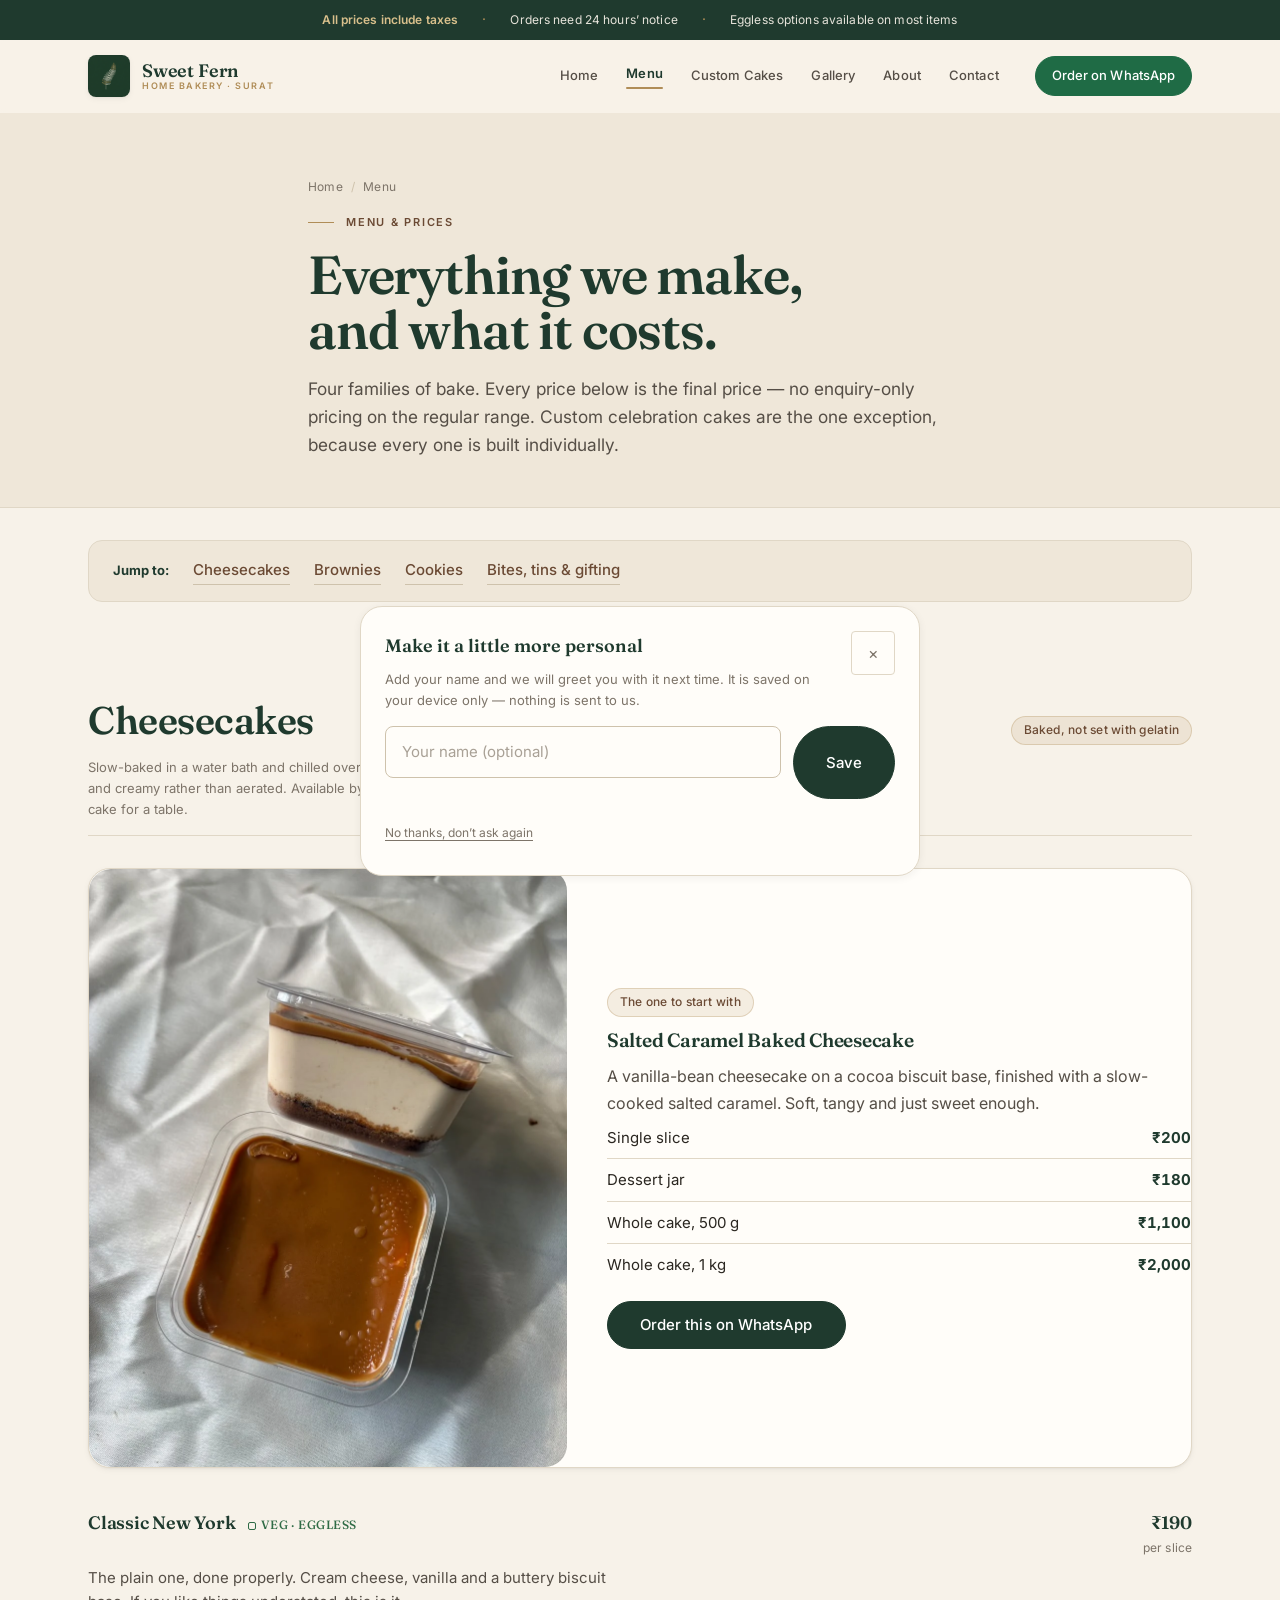
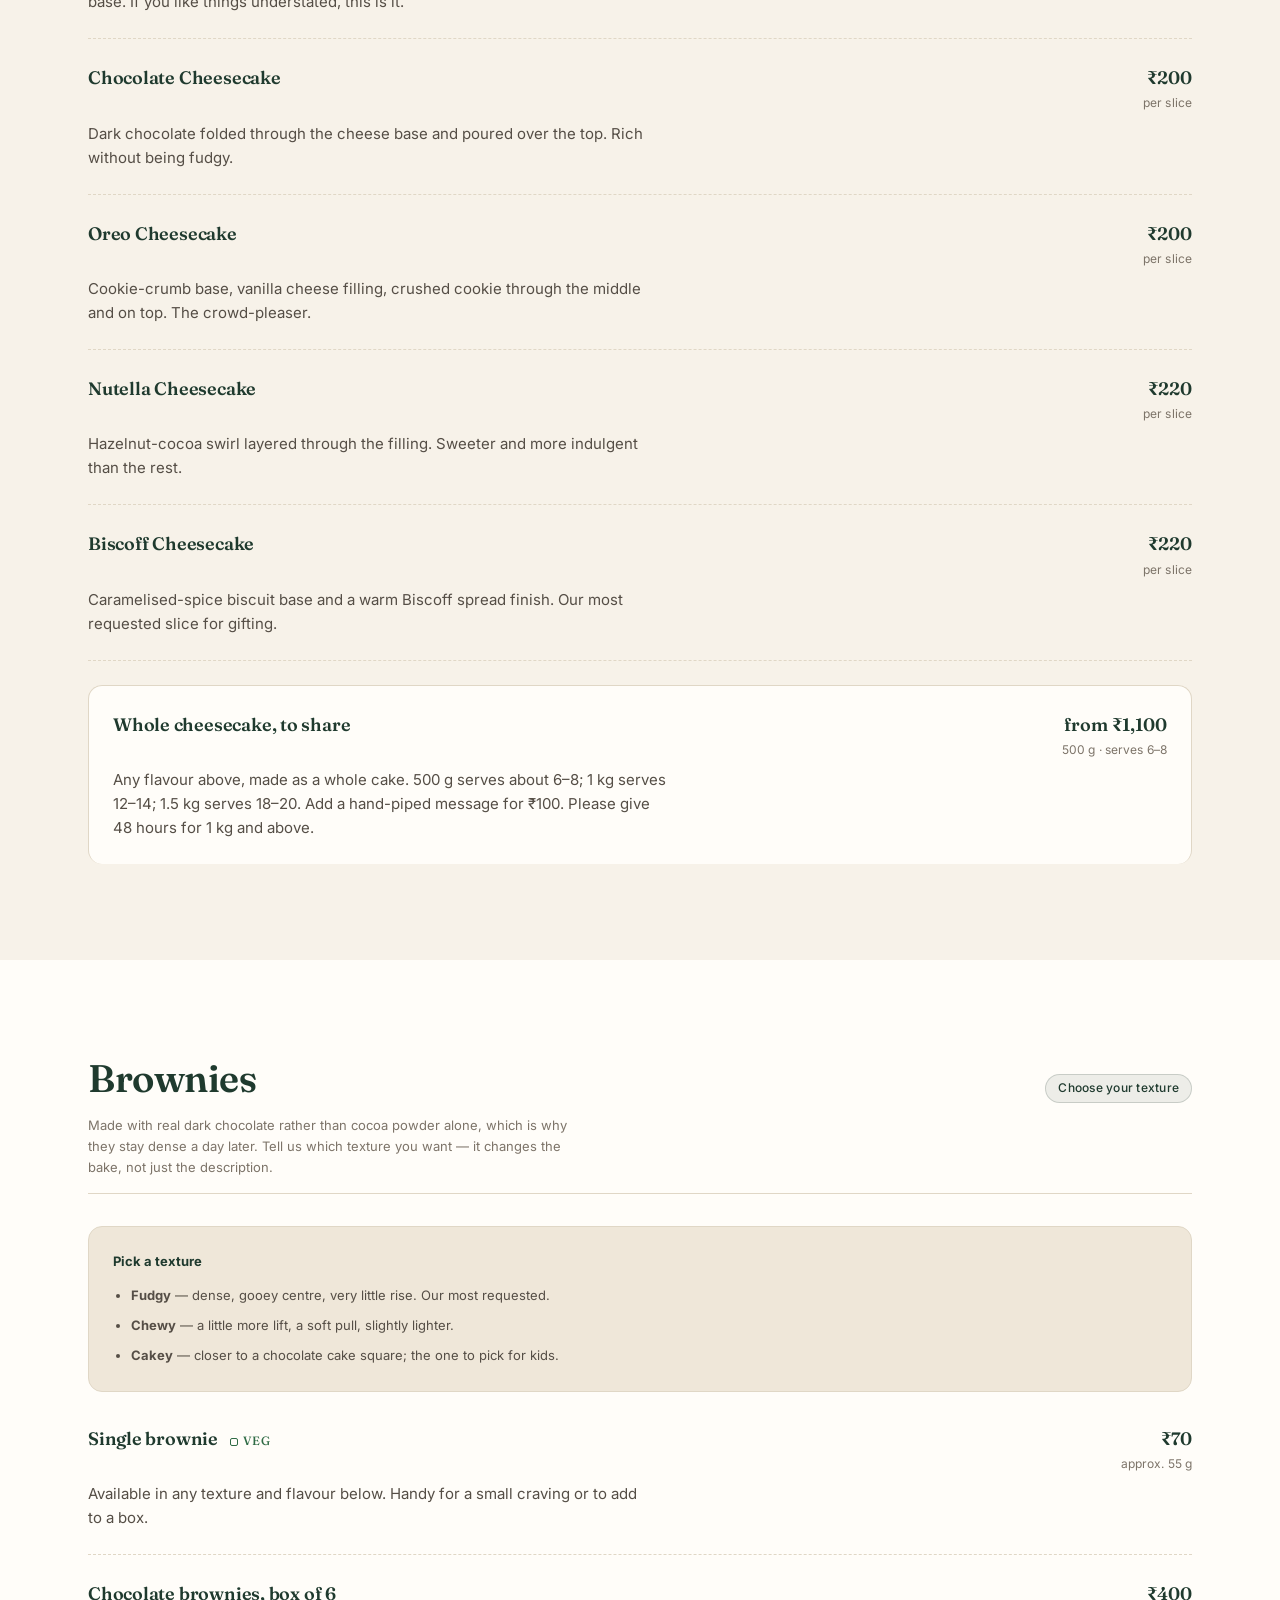
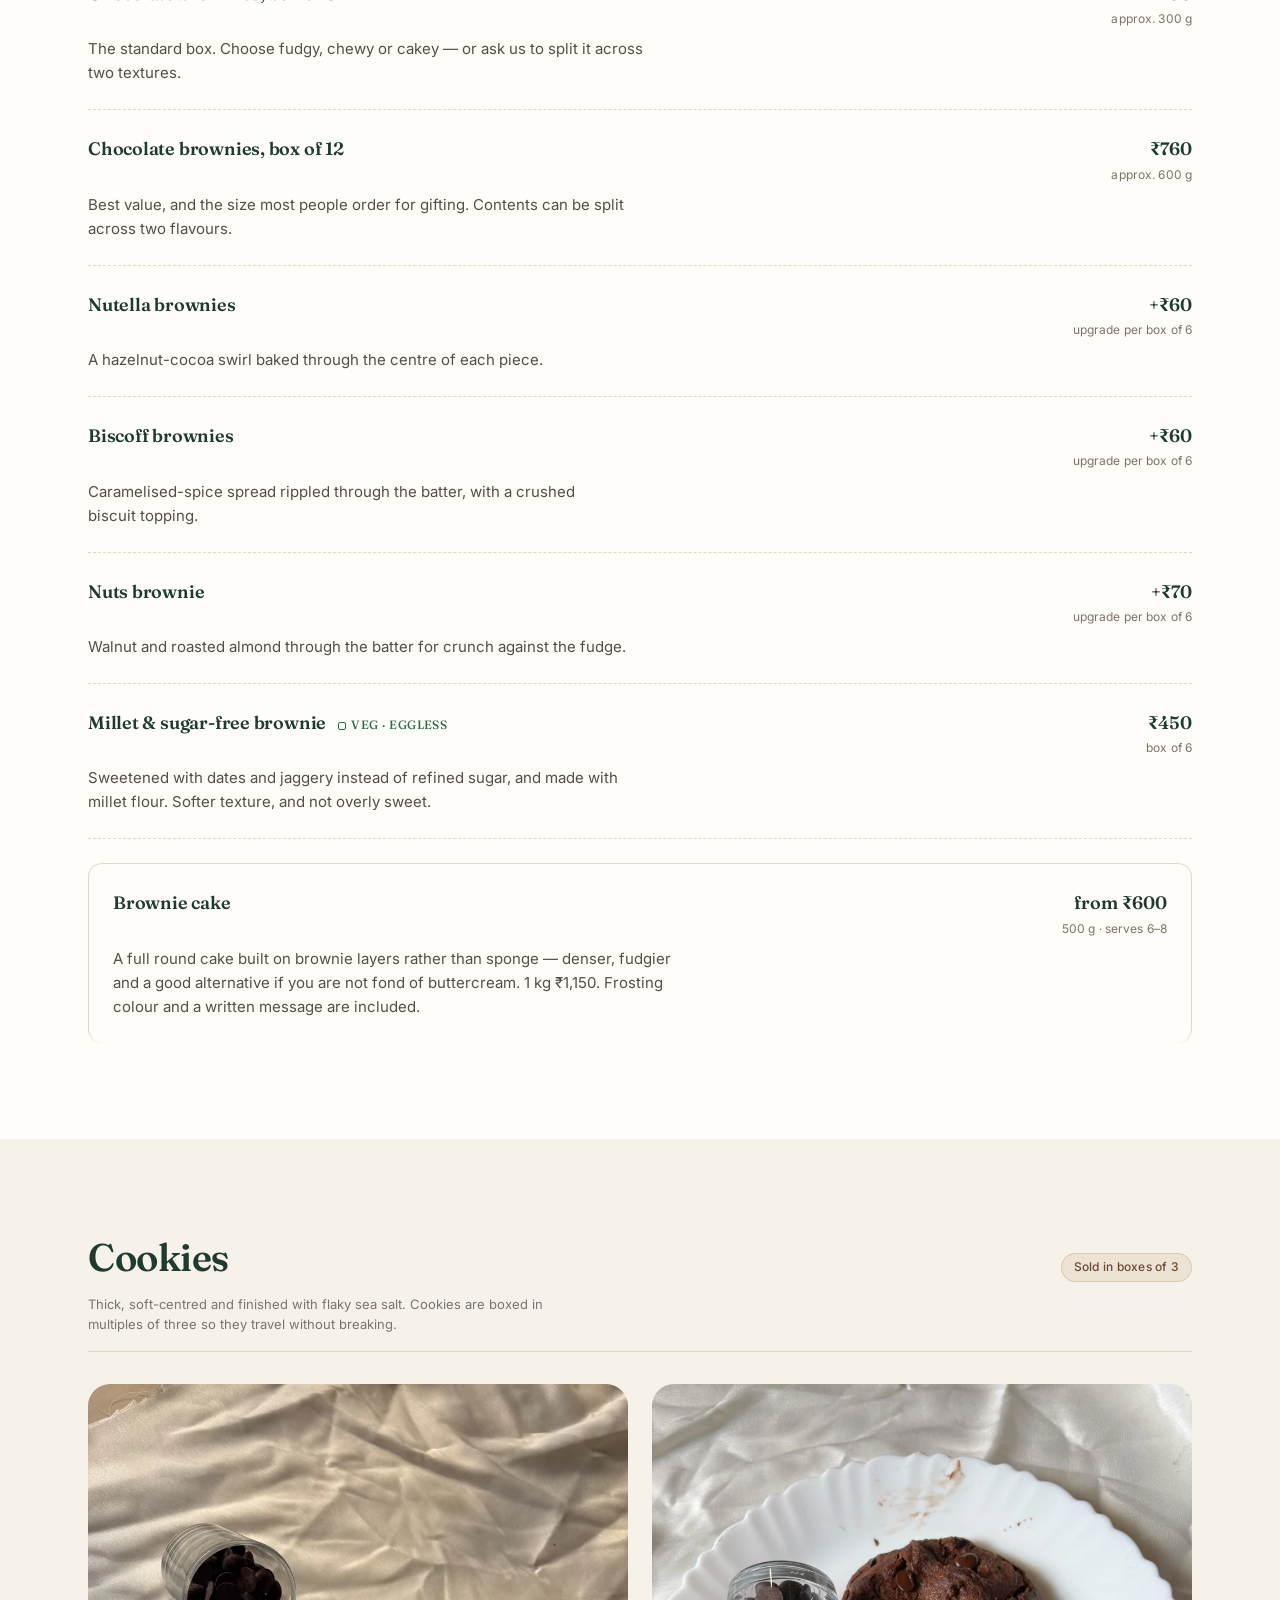
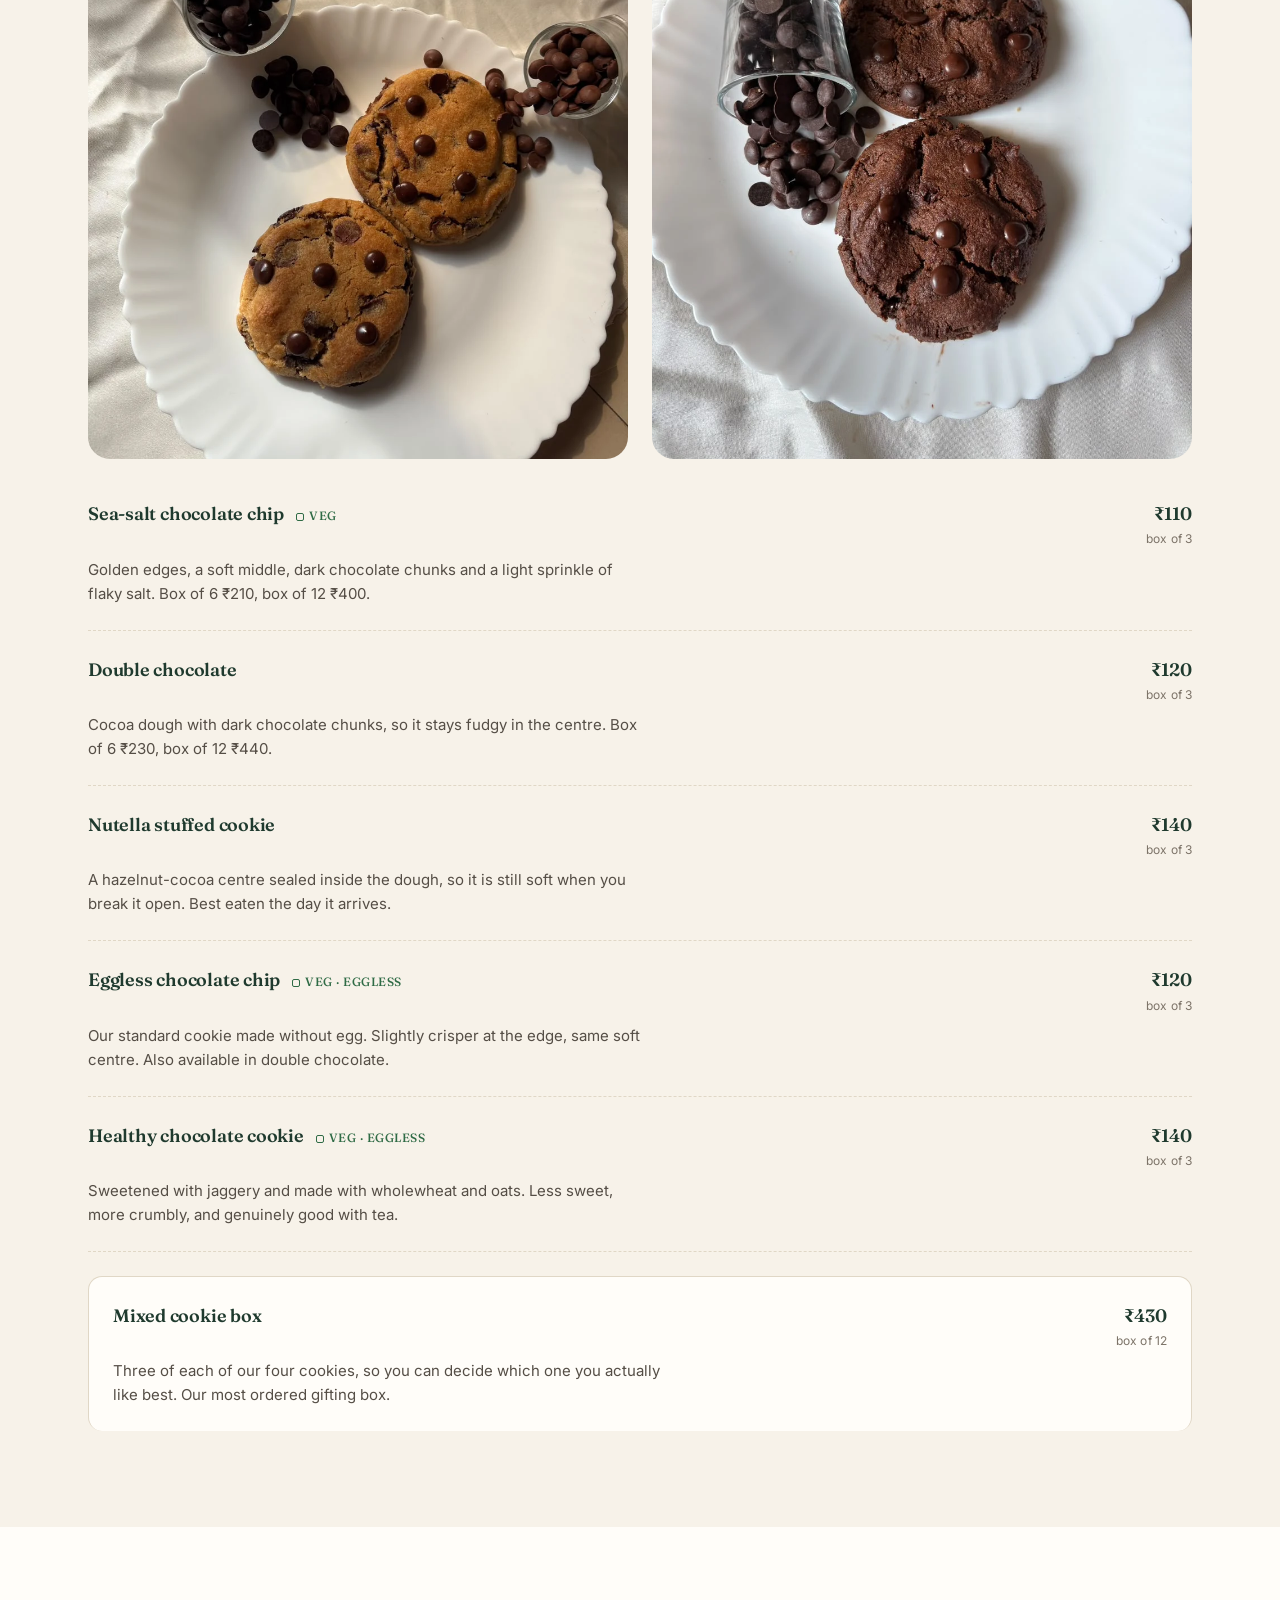
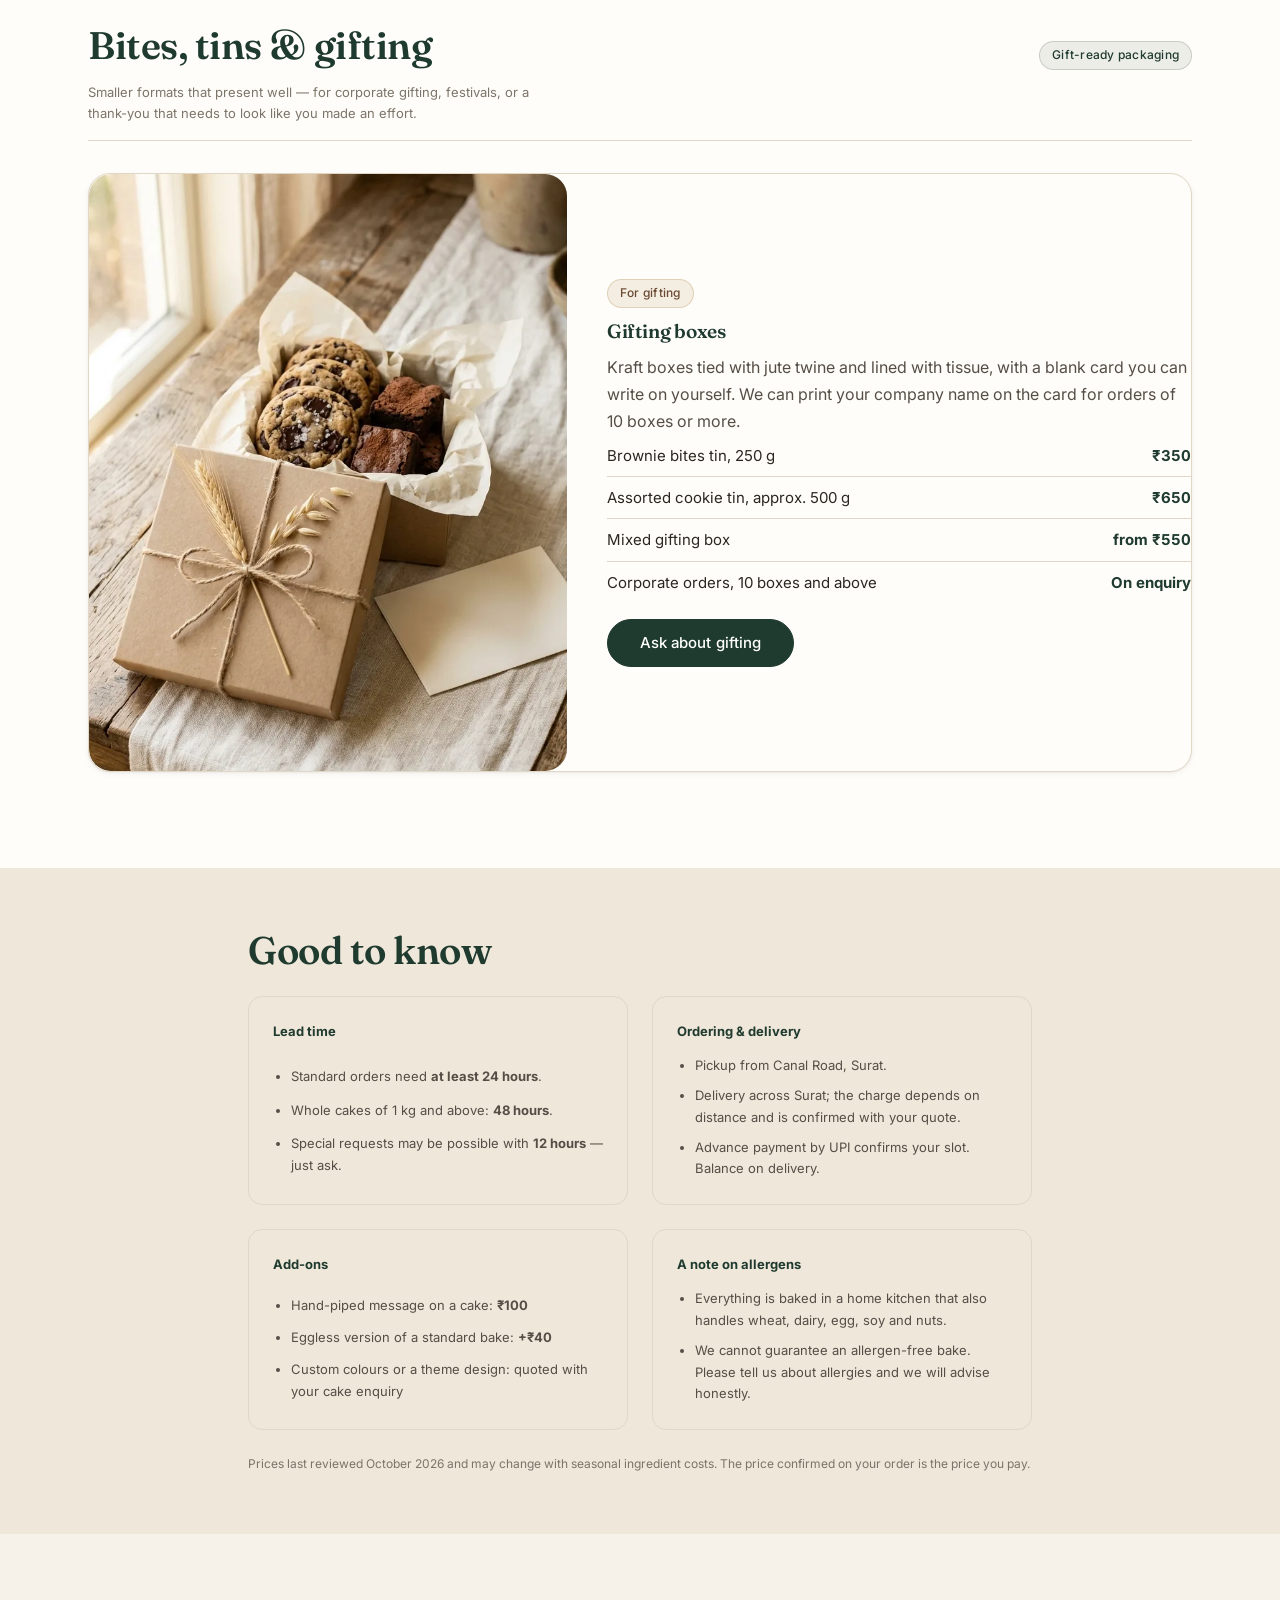
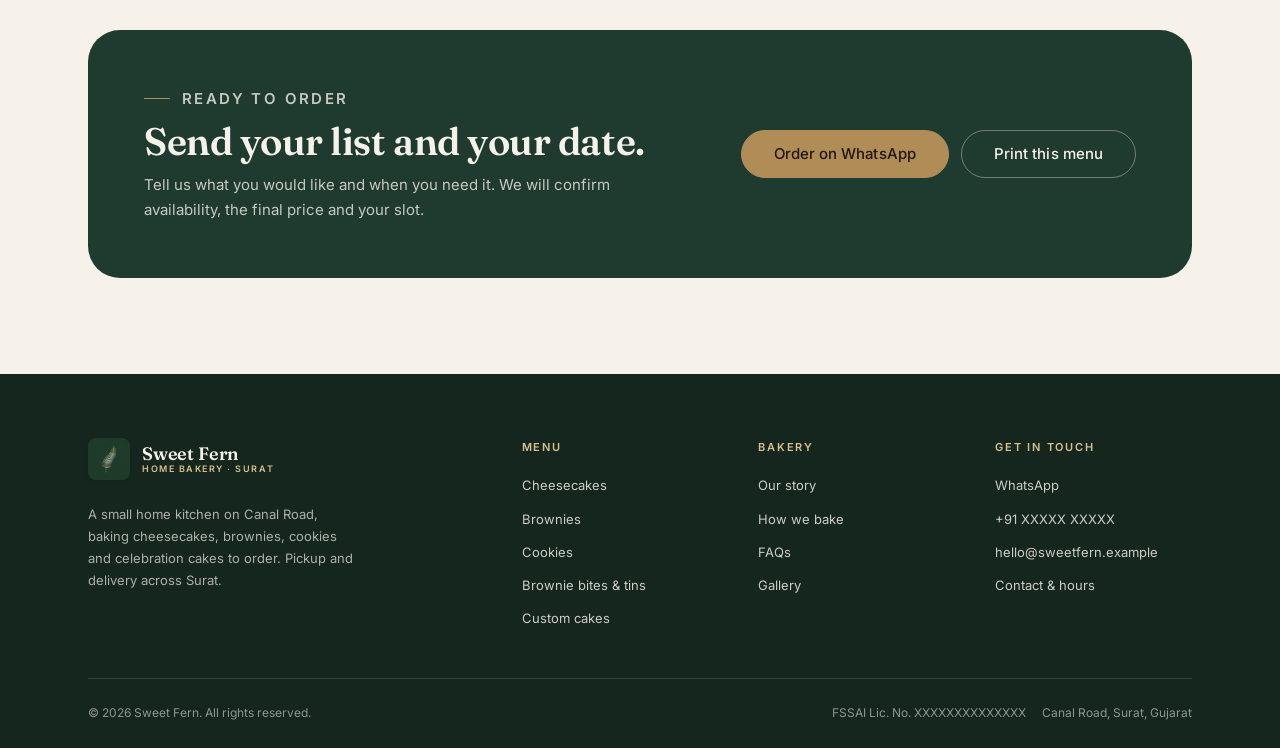
<file: menu.html>
<!DOCTYPE html>
<html lang="en-IN">
<head>
<meta charset="utf-8">
<meta name="viewport" content="width=device-width, initial-scale=1, viewport-fit=cover">
<meta name="theme-color" content="#1f3a2e">
<title>Menu &amp; Prices — Cheesecakes, Brownies &amp; Cookies | Sweet Fern, Surat</title>
<meta name="description" content="The full Sweet Fern menu with prices: baked cheesecakes by the slice or whole, fudgy brownie boxes, sea-salt cookies and gifting tins. Home bakery on Canal Road, Surat. Orders 24 hours ahead.">
<link rel="canonical" href="https://static.teamily.ai/sites/1ead3ff5-ddf5-4d1d-ad09-e986f15d1e27/webpages/sweet-fern/menu.html">

<meta property="og:type" content="website">
<meta property="og:site_name" content="Sweet Fern">
<meta property="og:title" content="Menu &amp; Prices — Sweet Fern, Surat">
<meta property="og:description" content="Baked cheesecakes, fudgy brownies, sea-salt cookies and gifting tins — all prices listed.">
<meta property="og:image" content="https://static.teamily.ai/sites/1ead3ff5-ddf5-4d1d-ad09-e986f15d1e27/webpages/sweet-fern/images/og-image.jpg">
<meta name="twitter:card" content="summary_large_image">

<link rel="icon" href="images/favicon-32.png" sizes="32x32" type="image/png">
<link rel="icon" href="images/icon-192.png" sizes="192x192" type="image/png">
<link rel="apple-touch-icon" href="images/apple-touch-icon.png">

<link rel="preconnect" href="https://fonts.googleapis.com">
<link rel="preconnect" href="https://fonts.gstatic.com" crossorigin>
<link rel="stylesheet" href="https://fonts.googleapis.com/css2?family=Fraunces:ital,opsz,wght@0,9..144,400..700;1,9..144,400..600&family=Inter:wght@400;500;600&display=swap">
<link rel="stylesheet" href="css/tokens.css">
<link rel="stylesheet" href="css/base.css">
<link rel="stylesheet" href="css/layout.css">
<link rel="stylesheet" href="css/components.css">
<link rel="stylesheet" href="css/motion.css">

<script type="application/ld+json">
{
  "@context": "https://schema.org",
  "@type": "Menu",
  "name": "Sweet Fern Menu",
  "inLanguage": "en-IN",
  "hasMenuSection": [
    {
      "@type": "MenuSection",
      "name": "Cheesecakes",
      "hasMenuItem": [
        { "@type": "MenuItem", "name": "Classic New York Cheesecake Slice", "offers": { "@type": "Offer", "price": "190", "priceCurrency": "INR" } },
        { "@type": "MenuItem", "name": "Salted Caramel Cheesecake Slice", "offers": { "@type": "Offer", "price": "200", "priceCurrency": "INR" } },
        { "@type": "MenuItem", "name": "Biscoff Cheesecake Slice", "offers": { "@type": "Offer", "price": "220", "priceCurrency": "INR" } },
        { "@type": "MenuItem", "name": "Whole Baked Cheesecake 500 g", "offers": { "@type": "Offer", "price": "1100", "priceCurrency": "INR" } }
      ]
    },
    {
      "@type": "MenuSection",
      "name": "Brownies",
      "hasMenuItem": [
        { "@type": "MenuItem", "name": "Fudgy Chocolate Brownie Box of 6", "offers": { "@type": "Offer", "price": "400", "priceCurrency": "INR" } },
        { "@type": "MenuItem", "name": "Single Chocolate Brownie", "offers": { "@type": "Offer", "price": "70", "priceCurrency": "INR" } }
      ]
    },
    {
      "@type": "MenuSection",
      "name": "Cookies",
      "hasMenuItem": [
        { "@type": "MenuItem", "name": "Sea-Salt Chocolate Chip Cookies, box of 3", "offers": { "@type": "Offer", "price": "110", "priceCurrency": "INR" } },
        { "@type": "MenuItem", "name": "Double Chocolate Cookies, box of 3", "offers": { "@type": "Offer", "price": "120", "priceCurrency": "INR" } }
      ]
    }
  ]
}
</script>
</head>
<body>
<a class="skip-link" href="#main">Skip to content</a>

<div class="notice-bar">
  <div class="container">
    <span><strong>All prices include taxes</strong></span>
    <span class="notice-bar__dot" aria-hidden="true">·</span>
    <span>Orders need 24 hours&rsquo; notice</span>
    <span class="notice-bar__dot" aria-hidden="true">·</span>
    <span>Eggless options available on most items</span>
  </div>
</div>

<header class="site-header">
  <div class="container header__bar">
    <a class="brand" href="index.html" aria-label="Sweet Fern — home">
      <img class="brand__mark" src="images/icon-192.png" alt="" width="42" height="42">
      <span class="brand__text">
        <span class="brand__name">Sweet Fern</span>
        <span class="brand__tag">Home Bakery · Surat</span>
      </span>
    </a>
    <nav class="nav" aria-label="Primary">
      <ul class="nav__list">
        <li><a class="nav__link" href="index.html">Home</a></li>
        <li><a class="nav__link" href="menu.html" aria-current="page">Menu</a></li>
        <li><a class="nav__link" href="custom-cakes.html">Custom Cakes</a></li>
        <li><a class="nav__link" href="gallery.html">Gallery</a></li>
        <li><a class="nav__link" href="about.html">About</a></li>
        <li><a class="nav__link" href="contact.html">Contact</a></li>
      </ul>
    </nav>
    <div class="header__actions">
      <a class="btn btn--whatsapp btn--sm" href="https://wa.me/91XXXXXXXXXX" target="_blank" rel="noopener">Order on WhatsApp</a>
      <button class="nav-toggle" type="button" aria-expanded="false" aria-controls="navDrawer" aria-label="Open menu">
        <span class="nav-toggle__bar"></span><span class="nav-toggle__bar"></span><span class="nav-toggle__bar"></span>
      </button>
    </div>
  </div>
</header>

<div class="nav-drawer" id="navDrawer" aria-hidden="true">
  <div class="nav-drawer__scrim"></div>
  <div class="nav-drawer__panel" role="dialog" aria-modal="true" aria-label="Site menu">
    <div class="nav-drawer__head">
      <span class="brand__name">Sweet Fern</span>
      <button class="nav-drawer__close" type="button" aria-label="Close menu">&times;</button>
    </div>
    <ul class="nav-drawer__list">
      <li><a class="nav-drawer__link" href="index.html">Home <span>01</span></a></li>
      <li><a class="nav-drawer__link" href="menu.html" aria-current="page">Menu <span>02</span></a></li>
      <li><a class="nav-drawer__link" href="custom-cakes.html">Custom Cakes <span>03</span></a></li>
      <li><a class="nav-drawer__link" href="gallery.html">Gallery <span>04</span></a></li>
      <li><a class="nav-drawer__link" href="about.html">About <span>05</span></a></li>
      <li><a class="nav-drawer__link" href="contact.html">Contact <span>06</span></a></li>
    </ul>
    <div class="nav-drawer__foot">
      <a class="btn btn--whatsapp btn--block" href="https://wa.me/91XXXXXXXXXX" target="_blank" rel="noopener">Order on WhatsApp</a>
      <a class="btn btn--ghost btn--block" href="contact.html">Send an enquiry</a>
    </div>
  </div>
</div>

<main id="main">

  <section class="page-head">
    <div class="container page-head__inner">
      <nav class="crumbs" aria-label="Breadcrumb">
        <ol>
          <li><a href="index.html">Home</a></li>
          <li aria-current="page">Menu</li>
        </ol>
      </nav>
      <p class="eyebrow">Menu &amp; prices</p>
      <h1 class="display">Everything we make,<br>and what it costs.</h1>
      <p class="lede">Four families of bake. Every price below is the final price — no enquiry-only pricing on the regular range. Custom celebration cakes are the one exception, because every one is built individually.</p>
    </div>
  </section>

  <!-- Quick jump -->
  <div class="container" style="margin-top:var(--s-6)">
    <nav class="note-strip no-print" aria-label="Jump to a section">
      <strong>Jump to:</strong>
      <a class="link-arrow" href="#cheesecakes">Cheesecakes</a>
      <a class="link-arrow" href="#brownies">Brownies</a>
      <a class="link-arrow" href="#cookies">Cookies</a>
      <a class="link-arrow" href="#bites">Bites, tins &amp; gifting</a>
    </nav>
  </div>

  <!-- ===================== CHEESECAKES ===================== -->
  <section class="section" id="cheesecakes" aria-labelledby="cheesecakesTitle">
    <div class="container">
      <div class="menu-block">
        <header class="menu-block__head">
          <div class="menu-block__title">
            <h2 id="cheesecakesTitle">Cheesecakes</h2>
            <span class="badge">Baked, not set with gelatin</span>
          </div>
          <p class="menu-block__note">Slow-baked in a water bath and chilled overnight, so the texture stays dense and creamy rather than aerated. Available by the slice, in a jar, or as a whole cake for a table.</p>
        </header>

        <!-- Signature card -->
        <article class="signature card" style="margin-bottom:var(--s-7)" data-reveal>
          <div class="media media--4x5 media--radius-none" style="border-radius:var(--r-lg)">
            <img src="images/cheesecake-caramel.webp" width="960" height="1280" alt="A layered caramel cheesecake dessert in a glass, topped with a glossy caramel sauce." loading="lazy" decoding="async">
          </div>
          <div class="signature__copy">
            <span class="badge">The one to start with</span>
            <h3 style="margin-top:var(--s-3)">Salted Caramel Baked Cheesecake</h3>
            <p class="text-soft" style="margin-top:var(--s-3)">A vanilla-bean cheesecake on a cocoa biscuit base, finished with a slow-cooked salted caramel. Soft, tangy and just sweet enough.</p>
            <div class="signature__prices">
              <div class="signature__row"><span>Single slice</span><b>₹200</b></div>
              <div class="signature__row"><span>Dessert jar</span><b>₹180</b></div>
              <div class="signature__row"><span>Whole cake, 500&nbsp;g</span><b>₹1,100</b></div>
              <div class="signature__row"><span>Whole cake, 1&nbsp;kg</span><b>₹2,000</b></div>
            </div>
            <a class="btn btn--primary" style="margin-top:var(--s-5)" href="https://wa.me/91XXXXXXXXXX?text=Hi%20Sweet%20Fern%2C%20I%27d%20like%20to%20order%20a%20Salted%20Caramel%20Baked%20Cheesecake." target="_blank" rel="noopener">Order this on WhatsApp</a>
          </div>
        </article>

        <div class="menu-list">
          <article class="menu-item">
            <h3 class="menu-item__name">Classic New York <span class="tag tag--veg tag--eggless">veg</span></h3>
            <p class="menu-item__price">₹190 <small>per slice</small></p>
            <p class="menu-item__desc">The plain one, done properly. Cream cheese, vanilla and a buttery biscuit base. If you like things understated, this is it.</p>
          </article>

          <article class="menu-item">
            <h3 class="menu-item__name">Chocolate Cheesecake</h3>
            <p class="menu-item__price">₹200 <small>per slice</small></p>
            <p class="menu-item__desc">Dark chocolate folded through the cheese base and poured over the top. Rich without being fudgy.</p>
          </article>

          <article class="menu-item">
            <h3 class="menu-item__name">Oreo Cheesecake</h3>
            <p class="menu-item__price">₹200 <small>per slice</small></p>
            <p class="menu-item__desc">Cookie-crumb base, vanilla cheese filling, crushed cookie through the middle and on top. The crowd-pleaser.</p>
          </article>

          <article class="menu-item">
            <h3 class="menu-item__name">Nutella Cheesecake</h3>
            <p class="menu-item__price">₹220 <small>per slice</small></p>
            <p class="menu-item__desc">Hazelnut-cocoa swirl layered through the filling. Sweeter and more indulgent than the rest.</p>
          </article>

          <article class="menu-item">
            <h3 class="menu-item__name">Biscoff Cheesecake</h3>
            <p class="menu-item__price">₹220 <small>per slice</small></p>
            <p class="menu-item__desc">Caramelised-spice biscuit base and a warm Biscoff spread finish. Our most requested slice for gifting.</p>
          </article>

          <article class="menu-item menu-item--feature">
            <h3 class="menu-item__name">Whole cheesecake, to share</h3>
            <p class="menu-item__price">from ₹1,100 <small>500 g · serves 6&ndash;8</small></p>
            <p class="menu-item__desc">Any flavour above, made as a whole cake. 500&nbsp;g serves about 6&ndash;8; 1&nbsp;kg serves 12&ndash;14; 1.5&nbsp;kg serves 18&ndash;20. Add a hand-piped message for ₹100. Please give 48 hours for 1&nbsp;kg and above.</p>
          </article>
        </div>
      </div>
    </div>
  </section>

  <!-- ===================== BROWNIES ===================== -->
  <section class="section section--paper" id="brownies" aria-labelledby="browniesTitle">
    <div class="container">
      <div class="menu-block">
        <header class="menu-block__head">
          <div class="menu-block__title">
            <h2 id="browniesTitle">Brownies</h2>
            <span class="badge badge--forest">Choose your texture</span>
          </div>
          <p class="menu-block__note">Made with real dark chocolate rather than cocoa powder alone, which is why they stay dense a day later. Tell us which texture you want — it changes the bake, not just the description.</p>
        </header>

        <div class="menu-notes" style="margin-bottom:var(--s-6)">
          <strong class="text-forest">Pick a texture</strong>
          <ul>
            <li><strong>Fudgy</strong> — dense, gooey centre, very little rise. Our most requested.</li>
            <li><strong>Chewy</strong> — a little more lift, a soft pull, slightly lighter.</li>
            <li><strong>Cakey</strong> — closer to a chocolate cake square; the one to pick for kids.</li>
          </ul>
        </div>

        <div class="menu-list">
          <article class="menu-item">
            <h3 class="menu-item__name">Single brownie <span class="tag tag--veg">veg</span></h3>
            <p class="menu-item__price">₹70 <small>approx. 55&nbsp;g</small></p>
            <p class="menu-item__desc">Available in any texture and flavour below. Handy for a small craving or to add to a box.</p>
          </article>

          <article class="menu-item">
            <h3 class="menu-item__name">Chocolate brownies, box of 6</h3>
            <p class="menu-item__price">₹400 <small>approx. 300&nbsp;g</small></p>
            <p class="menu-item__desc">The standard box. Choose fudgy, chewy or cakey — or ask us to split it across two textures.</p>
          </article>

          <article class="menu-item">
            <h3 class="menu-item__name">Chocolate brownies, box of 12</h3>
            <p class="menu-item__price">₹760 <small>approx. 600&nbsp;g</small></p>
            <p class="menu-item__desc">Best value, and the size most people order for gifting. Contents can be split across two flavours.</p>
          </article>

          <article class="menu-item">
            <h3 class="menu-item__name">Nutella brownies</h3>
            <p class="menu-item__price">+₹60 <small>upgrade per box of 6</small></p>
            <p class="menu-item__desc">A hazelnut-cocoa swirl baked through the centre of each piece.</p>
          </article>

          <article class="menu-item">
            <h3 class="menu-item__name">Biscoff brownies</h3>
            <p class="menu-item__price">+₹60 <small>upgrade per box of 6</small></p>
            <p class="menu-item__desc">Caramelised-spice spread rippled through the batter, with a crushed biscuit topping.</p>
          </article>

          <article class="menu-item">
            <h3 class="menu-item__name">Nuts brownie</h3>
            <p class="menu-item__price">+₹70 <small>upgrade per box of 6</small></p>
            <p class="menu-item__desc">Walnut and roasted almond through the batter for crunch against the fudge.</p>
          </article>

          <article class="menu-item">
            <h3 class="menu-item__name">Millet &amp; sugar-free brownie <span class="tag tag--veg tag--eggless">veg</span></h3>
            <p class="menu-item__price">₹450 <small>box of 6</small></p>
            <p class="menu-item__desc">Sweetened with dates and jaggery instead of refined sugar, and made with millet flour. Softer texture, and not overly sweet.</p>
          </article>

          <article class="menu-item menu-item--feature">
            <h3 class="menu-item__name">Brownie cake</h3>
            <p class="menu-item__price">from ₹600 <small>500 g · serves 6&ndash;8</small></p>
            <p class="menu-item__desc">A full round cake built on brownie layers rather than sponge — denser, fudgier and a good alternative if you are not fond of buttercream. 1&nbsp;kg ₹1,150. Frosting colour and a written message are included.</p>
          </article>
        </div>
      </div>
    </div>
  </section>

  <!-- ===================== COOKIES ===================== -->
  <section class="section" id="cookies" aria-labelledby="cookiesTitle">
    <div class="container">
      <div class="menu-block">
        <header class="menu-block__head">
          <div class="menu-block__title">
            <h2 id="cookiesTitle">Cookies</h2>
            <span class="badge">Sold in boxes of 3</span>
          </div>
          <p class="menu-block__note">Thick, soft-centred and finished with flaky sea salt. Cookies are boxed in multiples of three so they travel without breaking.</p>
        </header>

        <div class="grid grid--2" style="margin-bottom:var(--s-7)">
          <div class="media media--4x5">
            <img src="images/cookies-choco-chip.webp" width="960" height="1280" alt="Chocolate chip cookies on a cream fabric backdrop, photographed in natural light." loading="lazy" decoding="async">
          </div>
          <div class="media media--4x5">
            <img src="images/cookies-double-choco.webp" width="960" height="1280" alt="Dark double chocolate cookies on a white scalloped plate with chocolate chips around them." loading="lazy" decoding="async">
          </div>
        </div>

        <div class="menu-list">
          <article class="menu-item">
            <h3 class="menu-item__name">Sea-salt chocolate chip <span class="tag tag--veg">veg</span></h3>
            <p class="menu-item__price">₹110 <small>box of 3</small></p>
            <p class="menu-item__desc">Golden edges, a soft middle, dark chocolate chunks and a light sprinkle of flaky salt. Box of 6 ₹210, box of 12 ₹400.</p>
          </article>

          <article class="menu-item">
            <h3 class="menu-item__name">Double chocolate</h3>
            <p class="menu-item__price">₹120 <small>box of 3</small></p>
            <p class="menu-item__desc">Cocoa dough with dark chocolate chunks, so it stays fudgy in the centre. Box of 6 ₹230, box of 12 ₹440.</p>
          </article>

          <article class="menu-item">
            <h3 class="menu-item__name">Nutella stuffed cookie</h3>
            <p class="menu-item__price">₹140 <small>box of 3</small></p>
            <p class="menu-item__desc">A hazelnut-cocoa centre sealed inside the dough, so it is still soft when you break it open. Best eaten the day it arrives.</p>
          </article>

          <article class="menu-item">
            <h3 class="menu-item__name">Eggless chocolate chip <span class="tag tag--veg tag--eggless">veg</span></h3>
            <p class="menu-item__price">₹120 <small>box of 3</small></p>
            <p class="menu-item__desc">Our standard cookie made without egg. Slightly crisper at the edge, same soft centre. Also available in double chocolate.</p>
          </article>

          <article class="menu-item">
            <h3 class="menu-item__name">Healthy chocolate cookie <span class="tag tag--veg tag--eggless">veg</span></h3>
            <p class="menu-item__price">₹140 <small>box of 3</small></p>
            <p class="menu-item__desc">Sweetened with jaggery and made with wholewheat and oats. Less sweet, more crumbly, and genuinely good with tea.</p>
          </article>

          <article class="menu-item menu-item--feature">
            <h3 class="menu-item__name">Mixed cookie box</h3>
            <p class="menu-item__price">₹430 <small>box of 12</small></p>
            <p class="menu-item__desc">Three of each of our four cookies, so you can decide which one you actually like best. Our most ordered gifting box.</p>
          </article>
        </div>
      </div>
    </div>
  </section>

  <!-- ===================== BITES / TINS ===================== -->
  <section class="section section--paper" id="bites" aria-labelledby="bitesTitle">
    <div class="container">
      <div class="menu-block">
        <header class="menu-block__head">
          <div class="menu-block__title">
            <h2 id="bitesTitle">Bites, tins &amp; gifting</h2>
            <span class="badge badge--forest">Gift-ready packaging</span>
          </div>
          <p class="menu-block__note">Smaller formats that present well — for corporate gifting, festivals, or a thank-you that needs to look like you made an effort.</p>
        </header>

        <article class="signature card" data-reveal>
          <div class="media media--4x5 media--radius-none" style="border-radius:var(--r-lg)">
            <img src="images/gifting.webp" width="768" height="1376" alt="A kraft gift box tied with jute twine, filled with cookies and brownie bites nestled in cream tissue paper, beside a blank card." loading="lazy" decoding="async">
          </div>
          <div class="signature__copy">
            <span class="badge">For gifting</span>
            <h3 style="margin-top:var(--s-3)">Gifting boxes</h3>
            <p class="text-soft" style="margin-top:var(--s-3)">Kraft boxes tied with jute twine and lined with tissue, with a blank card you can write on yourself. We can print your company name on the card for orders of 10 boxes or more.</p>
            <div class="signature__prices">
              <div class="signature__row"><span>Brownie bites tin, 250&nbsp;g</span><b>₹350</b></div>
              <div class="signature__row"><span>Assorted cookie tin, approx. 500&nbsp;g</span><b>₹650</b></div>
              <div class="signature__row"><span>Mixed gifting box</span><b>from ₹550</b></div>
              <div class="signature__row"><span>Corporate orders, 10 boxes and above</span><b>On enquiry</b></div>
            </div>
            <a class="btn btn--primary" style="margin-top:var(--s-5)" href="https://wa.me/91XXXXXXXXXX?text=Hi%20Sweet%20Fern%2C%20I%27d%20like%20to%20ask%20about%20your%20gifting%20boxes." target="_blank" rel="noopener">Ask about gifting</a>
          </div>
        </article>
      </div>
    </div>
  </section>

  <!-- ===================== NOTES ===================== -->
  <section class="section section--band section--tight">
    <div class="container container--narrow">
      <h2 style="margin-bottom:var(--s-5)">Good to know</h2>
      <div class="grid grid--2">
        <div class="menu-notes">
          <strong class="text-forest">Lead time</strong>
          <ul>
            <li>Standard orders need <strong>at least 24 hours</strong>.</li>
            <li>Whole cakes of 1&nbsp;kg and above: <strong>48 hours</strong>.</li>
            <li>Special requests may be possible with <strong>12 hours</strong> — just ask.</li>
          </ul>
        </div>
        <div class="menu-notes">
          <strong class="text-forest">Ordering &amp; delivery</strong>
          <ul>
            <li>Pickup from Canal Road, Surat.</li>
            <li>Delivery across Surat; the charge depends on distance and is confirmed with your quote.</li>
            <li>Advance payment by UPI confirms your slot. Balance on delivery.</li>
          </ul>
        </div>
        <div class="menu-notes">
          <strong class="text-forest">Add-ons</strong>
          <ul>
            <li>Hand-piped message on a cake: <strong>₹100</strong></li>
            <li>Eggless version of a standard bake: <strong>+₹40</strong></li>
            <li>Custom colours or a theme design: quoted with your cake enquiry</li>
          </ul>
        </div>
        <div class="menu-notes">
          <strong class="text-forest">A note on allergens</strong>
          <ul>
            <li>Everything is baked in a home kitchen that also handles wheat, dairy, egg, soy and nuts.</li>
            <li>We cannot guarantee an allergen-free bake. Please tell us about allergies and we will advise honestly.</li>
          </ul>
        </div>
      </div>

      <p class="text-muted" style="font-size:var(--fs-2xs);margin-top:var(--s-5)">Prices last reviewed October 2026 and may change with seasonal ingredient costs. The price confirmed on your order is the price you pay.</p>
    </div>
  </section>

  <!-- ===================== CTA ===================== -->
  <section class="section">
    <div class="container">
      <div class="cta-band" data-reveal>
        <div class="stack stack--sm">
          <p class="eyebrow">Ready to order</p>
          <h2>Send your list and your date.</h2>
          <p>Tell us what you would like and when you need it. We will confirm availability, the final price and your slot.</p>
        </div>
        <div class="cta-band__actions">
          <a class="btn btn--gold" href="https://wa.me/91XXXXXXXXXX" target="_blank" rel="noopener">Order on WhatsApp</a>
          <button class="btn btn--on-dark no-print" type="button" onclick="window.print()">Print this menu</button>
        </div>
      </div>
    </div>
  </section>

</main>

<footer class="site-footer">
  <div class="container">
    <div class="footer__grid">
      <div class="footer__brand">
        <a class="brand" href="index.html" aria-label="Sweet Fern — home">
          <img class="brand__mark" src="images/icon-192.png" alt="" width="42" height="42">
          <span class="brand__text">
            <span class="brand__name">Sweet Fern</span>
            <span class="brand__tag">Home Bakery · Surat</span>
          </span>
        </a>
        <p>A small home kitchen on Canal Road, baking cheesecakes, brownies, cookies and celebration cakes to order. Pickup and delivery across Surat.</p>
      </div>
      <div>
        <p class="footer__title">Menu</p>
        <ul class="footer__list">
          <li><a href="menu.html#cheesecakes">Cheesecakes</a></li>
          <li><a href="menu.html#brownies">Brownies</a></li>
          <li><a href="menu.html#cookies">Cookies</a></li>
          <li><a href="menu.html#bites">Brownie bites &amp; tins</a></li>
          <li><a href="custom-cakes.html">Custom cakes</a></li>
        </ul>
      </div>
      <div>
        <p class="footer__title">Bakery</p>
        <ul class="footer__list">
          <li><a href="about.html">Our story</a></li>
          <li><a href="about.html#process">How we bake</a></li>
          <li><a href="about.html#faq">FAQs</a></li>
          <li><a href="gallery.html">Gallery</a></li>
        </ul>
      </div>
      <div>
        <p class="footer__title">Get in touch</p>
        <ul class="footer__list">
          <li><a href="https://wa.me/91XXXXXXXXXX" target="_blank" rel="noopener">WhatsApp</a></li>
          <li><a href="tel:+91XXXXXXXXXX">+91 XXXXX XXXXX</a></li>
          <li><a href="mailto:hello@sweetfern.example">hello@sweetfern&#8203;.example</a></li>
          <li><a href="contact.html">Contact &amp; hours</a></li>
        </ul>
      </div>
    </div>
    <div class="footer__bottom">
      <span>&copy; <span data-year>2026</span> Sweet Fern. All rights reserved.</span>
      <div class="footer__legal">
        <span>FSSAI Lic. No. XXXXXXXXXXXXXX</span>
        <span>Canal Road, Surat, Gujarat</span>
      </div>
    </div>
  </div>
</footer>

<aside class="personalise" id="personalise" aria-hidden="true" aria-labelledby="personaliseTitle">
  <div class="personalise__head">
    <div class="stack stack--sm">
      <p class="personalise__title" id="personaliseTitle">Make it a little more personal</p>
      <p class="personalise__copy">Add your name and we will greet you with it next time. It is saved on your device only — nothing is sent to us.</p>
    </div>
    <button class="personalise__dismiss" type="button" aria-label="Dismiss">&times;</button>
  </div>
  <form class="personalise__form" novalidate>
    <div class="field">
      <label class="visually-hidden" for="prefName">Your name</label>
      <input class="input" id="prefName" name="name" type="text" maxlength="40" autocomplete="given-name" placeholder="Your name (optional)">
      <p class="field__error" aria-live="polite"></p>
    </div>
    <button class="btn btn--primary" type="submit">Save</button>
  </form>
  <div class="personalise__foot">
    <button class="personalise__skip" type="button">No thanks, don&rsquo;t ask again</button>
  </div>
</aside>

<script src="js/main.js" defer></script>
</body>
</html>
</file>
<file: css/tokens.css>
/* ==========================================================================
   Sweet Fern — Design Tokens
   Single source of truth for colour, type, space, radius, shadow, motion.
   Every other stylesheet consumes these variables only.
   ========================================================================== */

:root {
  /* --- Brand palette -------------------------------------------------- */
  --forest:       #1f3a2e;   /* primary — deep pine green   */
  --forest-deep:  #14261d;   /* footer / darkest surface    */
  --forest-soft:  #2c4c3d;   /* raised surface on dark      */

  --cream:        #f7f2e9;   /* page background             */
  --cream-deep:   #efe7d9;   /* alternating band            */
  --paper:        #fffdf9;   /* cards on cream              */

  --ink:          #2a2620;   /* primary text                */
  --ink-soft:     #554e46;   /* secondary text              */
  --muted:        #7d7469;   /* tertiary text / captions    */

  --cocoa:        #6b4a34;   /* warm accent text            */
  --gold:         #b08d57;   /* metallic accent / rules     */
  --gold-soft:    #d9c08c;   /* accent on dark surfaces     */

  --line:         #e0d7c6;   /* hairline borders            */
  --line-strong:  #cec2ac;

  --whatsapp:     #1f6b45;   /* WhatsApp green, tuned to brand */
  --danger:       #9c3f33;
  --focus:        #7a5c2e;

  /* --- Type families -------------------------------------------------- */
  --font-display: "Fraunces", "Iowan Old Style", Georgia, "Times New Roman", serif;
  --font-body:    "Inter", -apple-system, BlinkMacSystemFont, "Segoe UI", Roboto,
                  "Helvetica Neue", Arial, sans-serif;

  /* --- Fluid type scale ----------------------------------------------- */
  --fs-display: clamp(2.6rem, 6vw, 4.5rem);
  --fs-h1:      clamp(2.15rem, 4.4vw, 3.35rem);
  --fs-h2:      clamp(1.7rem, 3vw, 2.4rem);
  --fs-h3:      clamp(1.15rem, 1.5vw, 1.375rem);
  --fs-h4:      1.0625rem;
  --fs-lede:    clamp(1.0625rem, 1.35vw, 1.1875rem);
  --fs-body:    1rem;
  --fs-sm:      0.9375rem;
  --fs-xs:      0.8125rem;
  --fs-2xs:     0.75rem;
  --fs-eyebrow: 0.6875rem;

  --lh-display: 1.04;
  --lh-head:    1.16;
  --lh-body:    1.68;
  --ls-display: -0.022em;
  --ls-eyebrow: 0.16em;

  /* --- Spacing scale (8px base) --------------------------------------- */
  --s-1:  0.25rem;  /*  4 */
  --s-2:  0.5rem;   /*  8 */
  --s-3:  0.75rem;  /* 12 */
  --s-4:  1rem;     /* 16 */
  --s-5:  1.5rem;   /* 24 */
  --s-6:  2rem;     /* 32 */
  --s-7:  2.5rem;   /* 40 */
  --s-8:  3rem;     /* 48 */
  --s-9:  4rem;     /* 64 */
  --s-10: 5rem;     /* 80 */
  --s-11: 6.5rem;   /* 104 */
  --s-12: 8rem;     /* 128 */

  --section-y: clamp(3.5rem, 7.5vw, 6.5rem);
  --gutter:    clamp(1.25rem, 4vw, 2.5rem);
  --measure:   68ch;

  /* --- Radius system (one scale, no one-offs) -------------------------- */
  --r-xs:   4px;
  --r-sm:   8px;
  --r:      14px;
  --r-lg:   22px;
  --r-xl:   32px;
  --r-pill: 999px;

  /* --- Shadow system: warm layered shadows at three elevations ---------- */
  --shadow-sm: 0 1px 2px rgba(42, 38, 32, .05),
               0 2px 6px rgba(42, 38, 32, .05);
  --shadow:    0 2px 4px rgba(42, 38, 32, .05),
               0 10px 26px rgba(42, 38, 32, .08);
  --shadow-md: 0 2px 8px rgba(42, 38, 32, .06);
  --shadow-lg: 0 4px 10px rgba(42, 38, 32, .06),
               0 26px 60px rgba(42, 38, 32, .14);

  /* --- Motion --------------------------------------------------------- */
  --ease: cubic-bezier(.22, .61, .36, 1);
  --dur-fast: 140ms;
  --dur: 240ms;
  --dur-slow: 420ms;

  /* --- Layout --------------------------------------------------------- */
  --maxw: 1200px;
  --header-h: 72px;
  --z-header: 60;
  --z-drawer: 80;
  --z-overlay: 100;
}

@media (max-width: 640px) {
  :root { --header-h: 64px; }
}

/* Honour the OS-level motion preference everywhere. */
@media (prefers-reduced-motion: reduce) {
  :root { --dur-fast: 0ms; --dur: 0ms; --dur-slow: 0ms; }
}
</file>
<file: css/base.css>
/* ==========================================================================
   Sweet Fern — Base
   Reset, document defaults, element typography, accessibility primitives.
   ========================================================================== */

*,
*::before,
*::after { box-sizing: border-box; }

*  { margin: 0; }

html {
  -webkit-text-size-adjust: 100%;
  scroll-behavior: smooth;
  scroll-padding-top: calc(var(--header-h) + var(--s-4));
}

body {
  background: var(--cream);
  color: var(--ink);
  font-family: var(--font-body);
  font-size: var(--fs-body);
  line-height: var(--lh-body);
  font-weight: 400;
  -webkit-font-smoothing: antialiased;
  -moz-osx-font-smoothing: grayscale;
  text-rendering: optimizeLegibility;
  overflow-x: hidden;
}

body.is-locked { overflow: hidden; }

/* --- Media ------------------------------------------------------------- */
img, picture, video, svg, canvas {
  display: block;
  max-width: 100%;
}
img, video { height: auto; }

/* --- Forms inherit our type -------------------------------------------- */
input, button, textarea, select {
  font: inherit;
  color: inherit;
}

/* --- Headings ---------------------------------------------------------- */
h1, h2, h3, h4, h5, h6 {
  font-family: var(--font-display);
  font-weight: 600;
  line-height: var(--lh-head);
  letter-spacing: -0.012em;
  color: var(--forest);
  text-wrap: balance;
}

h1 { font-size: var(--fs-h1); }
h2 { font-size: var(--fs-h2); }
h3 { font-size: var(--fs-h3); }
h4 { font-size: var(--fs-h4); }

p { text-wrap: pretty; }

/* --- Links ------------------------------------------------------------- */
a { color: var(--cocoa); text-underline-offset: 3px; }
a:hover { color: var(--forest); }

/* --- Accessibility ----------------------------------------------------- */
:focus-visible {
  outline: 2px solid var(--focus);
  outline-offset: 3px;
  border-radius: var(--r-xs);
}
:focus:not(:focus-visible) { outline: none; }

.visually-hidden {
  position: absolute !important;
  width: 1px; height: 1px;
  padding: 0; margin: -1px;
  overflow: hidden;
  clip: rect(0 0 0 0);
  clip-path: inset(50%);
  white-space: nowrap;
  border: 0;
}

.skip-link {
  position: absolute;
  left: var(--s-4);
  top: -120px;
  z-index: 200;
  padding: var(--s-3) var(--s-5);
  background: var(--forest);
  color: #fff;
  border-radius: var(--r-sm);
  font-size: var(--fs-sm);
  font-weight: 500;
  text-decoration: none;
  transition: top var(--dur) var(--ease);
}
.skip-link:focus { top: var(--s-4); color: #fff; }

/* --- Selection & chrome ------------------------------------------------ */
::selection { background: var(--forest); color: var(--cream); }

::-webkit-scrollbar { width: 12px; height: 12px; }
::-webkit-scrollbar-track { background: var(--cream-deep); }
::-webkit-scrollbar-thumb {
  background: var(--line-strong);
  border: 3px solid var(--cream-deep);
  border-radius: var(--r-pill);
}
::-webkit-scrollbar-thumb:hover { background: var(--muted); }

/* ==========================================================================
   Typographic helpers
   ========================================================================== */

.display {
  font-family: var(--font-display);
  font-size: var(--fs-display);
  line-height: var(--lh-display);
  letter-spacing: var(--ls-display);
  font-weight: 600;
  color: var(--forest);
}

.lede {
  font-size: var(--fs-lede);
  line-height: 1.62;
  color: var(--ink-soft);
  max-width: var(--measure);
}

.eyebrow {
  display: inline-flex;
  align-items: center;
  gap: var(--s-3);
  font-family: var(--font-body);
  font-size: var(--fs-eyebrow);
  font-weight: 600;
  letter-spacing: var(--ls-eyebrow);
  text-transform: uppercase;
  color: var(--cocoa);
}
.eyebrow::before {
  content: "";
  width: 26px;
  height: 1px;
  background: var(--gold);
  flex: none;
}
.eyebrow--plain::before { display: none; }

.text-muted { color: var(--muted); }
.text-soft  { color: var(--ink-soft); }
.text-forest { color: var(--forest); }
.text-center { text-align: center; }

.measure    { max-width: var(--measure); }
.measure-sm { max-width: 46ch; }

.price {
  font-variant-numeric: tabular-nums;
  font-feature-settings: "tnum" 1;
  white-space: nowrap;
}

.rule {
  height: 1px;
  background: var(--line);
  border: 0;
}

/* ==========================================================================
   Print — the menu page doubles as a takeaway price list
   ========================================================================== */
@media print {
  :root { --cream: #fff; --cream-deep: #fff; --paper: #fff; }
  body { background: #fff; color: #000; font-size: 11pt; }
  .site-header, .site-footer, .notice-bar, .personalise,
  .nav-drawer, .lightbox, .skip-link, .no-print { display: none !important; }
  .section { padding: 0 0 1.2rem; break-inside: avoid; }
  .card, .media { box-shadow: none !important; border-color: #ccc !important; }
  a { text-decoration: none; color: #000; }
  a[href^="http"]::after { content: " (" attr(href) ")"; font-size: 9pt; color: #555; }
}
</file>
<file: css/layout.css>
/* ==========================================================================
   Sweet Fern — Layout
   Page shell: container, sections, grids, header, footer, page headers.
   Mobile-first. Breakpoints: 560 / 768 / 1024 / 1280.
   ========================================================================== */

/* --- Container --------------------------------------------------------- */
.container {
  width: 100%;
  max-width: var(--maxw);
  margin-inline: auto;
  padding-inline: var(--gutter);
}
.container--narrow { max-width: 880px; }
.container--wide   { max-width: 1360px; }

/* --- Sections ---------------------------------------------------------- */
.section { padding-block: var(--section-y); }
.section--tight { padding-block: calc(var(--section-y) * .62); }
.section--flush-top { padding-top: 0; }
.section--flush-bottom { padding-bottom: 0; }

.section--paper { background: var(--paper); }
.section--band  { background: var(--cream-deep); }
.section--forest {
  background: var(--forest);
  color: var(--cream);
}
.section--forest h1,
.section--forest h2,
.section--forest h3 { color: var(--cream); }
.section--forest .lede,
.section--forest .text-soft { color: rgba(247, 242, 233, .78); }
.section--forest .eyebrow { color: var(--gold-soft); }

.section__head {
  display: grid;
  gap: var(--s-4);
  margin-bottom: var(--s-7);
  max-width: 720px;
}
.section__head--center {
  justify-items: center;
  text-align: center;
  margin-inline: auto;
}
.section__head--split {
  max-width: none;
  grid-template-columns: 1fr;
  gap: var(--s-5);
}

/* --- Generic grids ----------------------------------------------------- */
.grid { display: grid; gap: var(--s-5); }
.grid--2 { grid-template-columns: 1fr; }
.grid--3 { grid-template-columns: 1fr; }
.grid--4 { grid-template-columns: repeat(2, 1fr); }

.stack   { display: grid; gap: var(--s-4); }
.stack--lg { gap: var(--s-6); }
.stack--sm { gap: var(--s-2); }
.cluster {
  display: flex;
  flex-wrap: wrap;
  gap: var(--s-3);
  align-items: center;
}

/* --- Split: copy + media ----------------------------------------------- */
.split {
  display: grid;
  gap: var(--s-7);
  align-items: center;
}
.split--reverse .split__media { order: -1; }

/* ==========================================================================
   Notice bar + header
   ========================================================================== */

.notice-bar {
  background: var(--forest);
  color: rgba(247, 242, 233, .92);
  font-size: var(--fs-2xs);
  letter-spacing: .01em;
}
.notice-bar .container {
  display: flex;
  flex-wrap: wrap;
  align-items: center;
  justify-content: center;
  gap: var(--s-2) var(--s-5);
  min-height: 40px;
  padding-block: var(--s-2);
  text-align: center;
}
.notice-bar strong { color: var(--gold-soft); font-weight: 600; }
.notice-bar__dot { color: var(--gold); line-height: 1; font-size: 1.15em; }

/* Below the small breakpoint the separators wrap awkwardly — drop them and let
   the stacked lines carry the message on their own. */
@media (max-width: 560px) {
  .notice-bar__dot { display: none; }
  .notice-bar .container { gap: 0.25rem 0; }
}

.site-header {
  position: sticky;
  top: 0;
  z-index: var(--z-header);
  background: rgba(247, 242, 233, .88);
  -webkit-backdrop-filter: saturate(160%) blur(14px);
  backdrop-filter: saturate(160%) blur(14px);
  border-bottom: 1px solid transparent;
  transition: border-color var(--dur) var(--ease),
              box-shadow var(--dur) var(--ease),
              background var(--dur) var(--ease);
}
.site-header.is-stuck {
  border-bottom-color: var(--line);
  box-shadow: var(--shadow-sm);
  background: rgba(247, 242, 233, .95);
}

.header__bar {
  display: flex;
  align-items: center;
  gap: var(--s-5);
  min-height: var(--header-h);
}

.brand {
  display: inline-flex;
  align-items: center;
  gap: var(--s-3);
  text-decoration: none;
  color: inherit;
  margin-right: auto;
  flex: none;
}
.brand__mark {
  width: 42px;
  height: 42px;
  flex: none;
  border-radius: var(--r-sm);
  box-shadow: var(--shadow-sm);
}
.brand__text { display: grid; line-height: 1.05; }
.brand__name {
  font-family: var(--font-display);
  font-size: 1.125rem;
  font-weight: 600;
  letter-spacing: -0.01em;
  color: var(--forest);
}
.brand__tag {
  font-size: 0.5625rem;
  letter-spacing: .17em;
  text-transform: uppercase;
  color: var(--gold);
  font-weight: 600;
}

.nav { display: none; }
.nav__list {
  display: flex;
  align-items: center;
  gap: var(--s-1);
  list-style: none;
  padding: 0;
}
.nav__link {
  display: inline-block;
  padding: var(--s-2) var(--s-3);
  font-size: var(--fs-xs);
  font-weight: 500;
  letter-spacing: .01em;
  color: var(--ink-soft);
  text-decoration: none;
  border-radius: var(--r-sm);
  transition: color var(--dur-fast) var(--ease),
              background var(--dur-fast) var(--ease);
}
.nav__link:hover { color: var(--forest); background: rgba(31, 58, 46, .06); }
.nav__link[aria-current="page"] { color: var(--forest); font-weight: 600; }
.nav__link[aria-current="page"]::after {
  content: "";
  display: block;
  height: 2px;
  margin-top: 3px;
  background: var(--gold);
  border-radius: 2px;
}

.header__actions { display: flex; align-items: center; gap: var(--s-3); flex: none; }

.nav-toggle {
  display: inline-grid;
  place-items: center;
  gap: 5px;
  width: 44px;
  height: 44px;
  padding: 0;
  background: var(--paper);
  border: 1px solid var(--line);
  border-radius: var(--r-sm);
  cursor: pointer;
  transition: border-color var(--dur-fast) var(--ease);
}
.nav-toggle:hover { border-color: var(--line-strong); }
.nav-toggle__bar {
  display: block;
  width: 17px;
  height: 1.5px;
  background: var(--forest);
  border-radius: 2px;
  transition: transform var(--dur) var(--ease), opacity var(--dur-fast) var(--ease);
}
.nav-toggle[aria-expanded="true"] .nav-toggle__bar:nth-child(1) { transform: translateY(6.5px) rotate(45deg); }
.nav-toggle[aria-expanded="true"] .nav-toggle__bar:nth-child(2) { opacity: 0; }
.nav-toggle[aria-expanded="true"] .nav-toggle__bar:nth-child(3) { transform: translateY(-6.5px) rotate(-45deg); }

/* --- Slide-in drawer --------------------------------------------------- */
.nav-drawer {
  position: fixed;
  inset: 0;
  z-index: var(--z-drawer);
  visibility: hidden;
  pointer-events: none;
}
.nav-drawer.is-open { visibility: visible; pointer-events: auto; }

.nav-drawer__scrim {
  position: absolute;
  inset: 0;
  background: rgba(20, 38, 29, .48);
  opacity: 0;
  transition: opacity var(--dur) var(--ease);
}
.nav-drawer.is-open .nav-drawer__scrim { opacity: 1; }

.nav-drawer__panel {
  position: absolute;
  top: 0;
  right: 0;
  height: 100%;
  width: min(360px, 88vw);
  display: flex;
  flex-direction: column;
  gap: var(--s-5);
  padding: var(--s-5) var(--s-5) var(--s-7);
  background: var(--paper);
  box-shadow: var(--shadow-lg);
  transform: translateX(100%);
  transition: transform var(--dur-slow) var(--ease);
  overflow-y: auto;
  overscroll-behavior: contain;
}
.nav-drawer.is-open .nav-drawer__panel { transform: translateX(0); }

.nav-drawer__head {
  display: flex;
  align-items: center;
  justify-content: space-between;
  gap: var(--s-4);
}
.nav-drawer__close {
  width: 44px;
  height: 44px;
  display: grid;
  place-items: center;
  background: transparent;
  border: 1px solid var(--line);
  border-radius: var(--r-sm);
  font-size: 1.25rem;
  line-height: 1;
  color: var(--forest);
  cursor: pointer;
}
.nav-drawer__close:hover { border-color: var(--line-strong); }

.nav-drawer__list {
  list-style: none;
  padding: 0;
  display: grid;
  gap: var(--s-1);
}
.nav-drawer__link {
  display: flex;
  align-items: center;
  justify-content: space-between;
  min-height: 52px;
  padding: var(--s-3) var(--s-2);
  font-family: var(--font-display);
  font-size: 1.375rem;
  font-weight: 500;
  color: var(--forest);
  text-decoration: none;
  border-bottom: 1px solid var(--line);
  transition: color var(--dur-fast) var(--ease), padding-left var(--dur) var(--ease);
}
.nav-drawer__link:hover,
.nav-drawer__link[aria-current="page"] { color: var(--cocoa); padding-left: var(--s-3); }
.nav-drawer__link span { font-size: var(--fs-2xs); color: var(--gold); font-family: var(--font-body); }

.nav-drawer__foot { margin-top: auto; display: grid; gap: var(--s-3); }

/* ==========================================================================
   Page header (inner pages)
   ========================================================================== */

.page-head {
  padding-block: clamp(2.5rem, 5vw, 4rem) clamp(2rem, 4vw, 3rem);
  background: var(--cream-deep);
  border-bottom: 1px solid var(--line);
}
.page-head__inner { display: grid; gap: var(--s-4); max-width: 760px; }
.page-head .display { font-size: var(--fs-h1); }

/* --- Breadcrumb -------------------------------------------------------- */
.crumbs {
  font-size: var(--fs-2xs);
  color: var(--muted);
  letter-spacing: .02em;
}
.crumbs ol {
  list-style: none;
  padding: 0;
  display: flex;
  flex-wrap: wrap;
  gap: var(--s-2);
  align-items: center;
}
.crumbs li + li::before { content: "/"; margin-right: var(--s-2); color: var(--line-strong); }
.crumbs a { color: var(--muted); text-decoration: none; }
.crumbs a:hover { color: var(--forest); text-decoration: underline; }

/* ==========================================================================
   Footer
   ========================================================================== */

.site-footer {
  background: var(--forest-deep);
  color: rgba(247, 242, 233, .74);
  padding-block: var(--s-9) var(--s-5);
  font-size: var(--fs-sm);
}
.site-footer a { color: rgba(247, 242, 233, .82); text-decoration: none; }
.site-footer a:hover { color: #fff; text-decoration: underline; }

.footer__grid {
  display: grid;
  grid-template-columns: 1fr;
  gap: var(--s-7);
}
.footer__brand .brand__name { color: var(--cream); }
.footer__brand .brand__tag { color: var(--gold-soft); }
.footer__brand p {
  margin-top: var(--s-4);
  max-width: 34ch;
  color: rgba(247, 242, 233, .68);
  font-size: var(--fs-xs);
  line-height: 1.7;
}
.footer__title {
  font-family: var(--font-body);
  font-size: var(--fs-eyebrow);
  font-weight: 600;
  letter-spacing: var(--ls-eyebrow);
  text-transform: uppercase;
  color: var(--gold-soft);
  margin-bottom: var(--s-4);
}
.footer__list { list-style: none; padding: 0; display: grid; gap: var(--s-2); }
.footer__list a { font-size: var(--fs-xs); }

.footer__bottom {
  margin-top: var(--s-8);
  padding-top: var(--s-5);
  border-top: 1px solid rgba(247, 242, 233, .14);
  display: flex;
  flex-direction: column;
  gap: var(--s-3);
  font-size: var(--fs-2xs);
  color: rgba(247, 242, 233, .55);
}
.footer__legal { display: flex; flex-wrap: wrap; gap: var(--s-4); }

/* ==========================================================================
   Breakpoints
   ========================================================================== */

@media (min-width: 560px) {
  .grid--3 { grid-template-columns: repeat(2, 1fr); }
  .footer__grid { grid-template-columns: repeat(2, 1fr); }
  .footer__brand { grid-column: 1 / -1; }
  .footer__bottom { flex-direction: row; align-items: center; justify-content: space-between; }
}

@media (min-width: 768px) {
  .grid--2 { grid-template-columns: repeat(2, 1fr); }
  .grid--4 { grid-template-columns: repeat(4, 1fr); }
  .section__head--split {
    grid-template-columns: minmax(0, 1fr) minmax(0, 1fr);
    align-items: end;
  }
  .split { grid-template-columns: minmax(0, 1fr) minmax(0, 1fr); gap: var(--s-9); }
  .split--wide-copy { grid-template-columns: minmax(0, 1.15fr) minmax(0, 1fr); }
}

@media (min-width: 1024px) {
  .nav { display: block; }
  .nav-toggle { display: none; }
  .grid--3 { grid-template-columns: repeat(3, 1fr); }
  .grid--feature { grid-template-columns: repeat(3, 1fr); }
  .footer__grid { grid-template-columns: 2fr 1fr 1fr 1fr; }
  .footer__brand { grid-column: auto; }
}

@media (min-width: 1280px) {
  :root { --gutter: 3rem; }
}
</file>
<file: css/components.css>
/* ==========================================================================
   Sweet Fern — Components
   Buttons, cards, media, catalogue rows, forms, overlays, gallery.
   ========================================================================== */

/* ==========================================================================
   Buttons
   ========================================================================== */

.btn {
  --btn-bg: var(--forest);
  --btn-fg: #fff;
  --btn-bd: var(--forest);
  display: inline-flex;
  align-items: center;
  justify-content: center;
  gap: var(--s-2);
  min-height: 48px;
  padding: var(--s-3) var(--s-6);
  background: var(--btn-bg);
  color: var(--btn-fg);
  border: 1px solid var(--btn-bd);
  border-radius: var(--r-pill);
  font-family: var(--font-body);
  font-size: var(--fs-sm);
  font-weight: 500;
  letter-spacing: .005em;
  line-height: 1.2;
  text-decoration: none;
  cursor: pointer;
  transition: background var(--dur-fast) var(--ease),
              border-color var(--dur-fast) var(--ease),
              color var(--dur-fast) var(--ease),
              transform var(--dur-fast) var(--ease),
              box-shadow var(--dur-fast) var(--ease);
}
.btn:hover { transform: translateY(-1px); box-shadow: var(--shadow); color: var(--btn-fg); }
.btn:active { transform: translateY(0); box-shadow: none; }
.btn[disabled], .btn[aria-disabled="true"] { opacity: .5; cursor: not-allowed; transform: none; box-shadow: none; }

.btn--primary { --btn-bg: var(--forest); --btn-fg: #fff; --btn-bd: var(--forest); }
.btn--primary:hover { --btn-bg: var(--forest-soft); }

.btn--gold {
  --btn-bg: var(--gold);
  --btn-fg: #24160a;
  --btn-bd: var(--gold);
}
.btn--gold:hover { --btn-bg: #9d7c49; --btn-fg: #1c1108; }

.btn--whatsapp {
  --btn-bg: var(--whatsapp);
  --btn-fg: #fff;
  --btn-bd: var(--whatsapp);
}
.btn--whatsapp:hover { --btn-bg: #1a5a39; }

.btn--ghost {
  --btn-bg: transparent;
  --btn-fg: var(--forest);
  --btn-bd: var(--line-strong);
}
.btn--ghost:hover { --btn-bg: rgba(31, 58, 46, .05); --btn-bd: var(--forest); }

.btn--on-dark {
  --btn-bg: transparent;
  --btn-fg: var(--cream);
  --btn-bd: rgba(247, 242, 233, .38);
}
.btn--on-dark:hover { --btn-bg: rgba(247, 242, 233, .12); --btn-bd: var(--cream); }

.btn--light {
  --btn-bg: var(--paper);
  --btn-fg: var(--forest);
  --btn-bd: var(--line);
}
.btn--light:hover { --btn-bd: var(--forest); }

.btn--sm { min-height: 40px; padding: var(--s-2) var(--s-4); font-size: var(--fs-xs); }
.btn--block { width: 100%; }

.btn__icon { flex: none; }
.btn__arrow { transition: transform var(--dur) var(--ease); }
.btn:hover .btn__arrow { transform: translateX(3px); }

.link-arrow {
  display: inline-flex;
  align-items: center;
  gap: var(--s-2);
  font-size: var(--fs-sm);
  font-weight: 500;
  color: var(--cocoa);
  text-decoration: none;
  border-bottom: 1px solid var(--line-strong);
  padding-bottom: 2px;
  transition: border-color var(--dur-fast) var(--ease), color var(--dur-fast) var(--ease);
}
.link-arrow:hover { color: var(--forest); border-color: var(--forest); }
.link-arrow svg { transition: transform var(--dur) var(--ease); }
.link-arrow:hover svg { transform: translateX(3px); }

/* ==========================================================================
   Badges, pills, tags
   ========================================================================== */

.badge {
  display: inline-flex;
  align-items: center;
  gap: var(--s-2);
  padding: 5px var(--s-3);
  border-radius: var(--r-pill);
  background: rgba(176, 141, 87, .14);
  color: var(--cocoa);
  border: 1px solid rgba(176, 141, 87, .3);
  font-size: var(--fs-2xs);
  font-weight: 500;
  letter-spacing: .02em;
  line-height: 1.4;
}
.badge--forest { background: rgba(31, 58, 46, .08); border-color: rgba(31, 58, 46, .18); color: var(--forest); }
.badge--on-dark { background: rgba(247, 242, 233, .1); border-color: rgba(247, 242, 233, .24); color: var(--cream); }

.tag {
  display: inline-block;
  font-size: var(--fs-2xs);
  font-weight: 500;
  letter-spacing: .04em;
  color: var(--muted);
  text-transform: uppercase;
}
.tag--veg {
  color: #2f6b45;
}
.tag--veg::before {
  content: "";
  display: inline-block;
  width: 8px; height: 8px;
  margin-right: 5px;
  border: 1.5px solid currentColor;
  border-radius: 2px;
  vertical-align: -1px;
}
.tag--eggless::after { content: " · eggless"; }

/* ==========================================================================
   Cards
   ========================================================================== */

.card {
  display: flex;
  flex-direction: column;
  background: var(--paper);
  border: 1px solid var(--line);
  border-radius: var(--r-lg);
  overflow: hidden;
  box-shadow: var(--shadow-sm);
  transition: transform var(--dur) var(--ease), box-shadow var(--dur) var(--ease);
}
.card--hover:hover { transform: translateY(-3px); box-shadow: var(--shadow); }
.card__body { padding: var(--s-5); display: grid; gap: var(--s-3); align-content: start; }
.card__body--lg { padding: var(--s-6); }
.card__foot {
  padding: var(--s-4) var(--s-5);
  border-top: 1px solid var(--line);
  background: rgba(239, 231, 217, .45);
  display: flex;
  align-items: center;
  justify-content: space-between;
  gap: var(--s-4);
  flex-wrap: wrap;
}
.card--flat { box-shadow: none; }
.card--dark {
  background: var(--forest-soft);
  border-color: rgba(247, 242, 233, .14);
  color: rgba(247, 242, 233, .82);
}
.card--dark h3, .card--dark h4 { color: var(--cream); }

/* --- Media frames ------------------------------------------------------ */
.media {
  position: relative;
  overflow: hidden;
  background: var(--cream-deep);
  border-radius: var(--r-lg);
}
.media > img,
.media > video {
  width: 100%;
  height: 100%;
  object-fit: cover;
  transition: transform var(--dur-slow) var(--ease);
}
.media--4x3  { aspect-ratio: 4 / 3; }
.media--3x2  { aspect-ratio: 3 / 2; }
.media--16x9 { aspect-ratio: 16 / 9; }
.media--1x1  { aspect-ratio: 1 / 1; }
.media--4x5  { aspect-ratio: 4 / 5; }
.media--3x4  { aspect-ratio: 3 / 4; }
.media--2x3  { aspect-ratio: 2 / 3; }
.media--tall { aspect-ratio: 5 / 7; }
.media--framed { border: 6px solid var(--paper); box-shadow: var(--shadow); }
.media--radius-none { border-radius: 0; }

.media__scrim {
  position: absolute;
  inset: auto 0 0 0;
  height: 62%;
  background: linear-gradient(to top, rgba(20, 38, 29, .78), rgba(20, 38, 29, 0));
  pointer-events: none;
}
.media__caption {
  position: absolute;
  left: var(--s-5);
  right: var(--s-5);
  bottom: var(--s-5);
  color: #fff;
  display: grid;
  gap: 2px;
}
.media__caption strong {
  font-family: var(--font-display);
  font-size: 1.0625rem;
  font-weight: 600;
}
.media__caption span { font-size: var(--fs-2xs); color: rgba(255, 255, 255, .82); }

.card--hover:hover .media > img { transform: scale(1.04); }

/* ==========================================================================
   Hero
   ========================================================================== */

.hero {
  position: relative;
  padding-block: clamp(2.5rem, 6vw, 5rem) clamp(3rem, 6vw, 5.5rem);
  background: var(--cream);
  overflow: hidden;
}
.hero__grid { display: grid; gap: var(--s-8); align-items: center; }
.hero__copy { display: grid; gap: var(--s-5); justify-items: start; }
.hero .display { max-width: 16ch; }
.hero__lede { font-size: var(--fs-lede); color: var(--ink-soft); max-width: 46ch; }
.hero__actions { display: flex; flex-wrap: wrap; gap: var(--s-3); }
.hero__media { position: relative; }
.hero__media .media { border-radius: var(--r-xl); }

.hero__welcome {
  font-size: var(--fs-sm);
  color: var(--cocoa);
  min-height: 1.5em;
}
.hero__welcome strong { color: var(--forest); }

.hero__figure {
  position: absolute;
  right: var(--s-5);
  bottom: calc(var(--s-5) * -1);
  padding: var(--s-3) var(--s-5);
  background: var(--paper);
  border: 1px solid var(--line);
  border-radius: var(--r);
  box-shadow: var(--shadow);
  display: grid;
  gap: 2px;
  min-width: 148px;
}
.hero__figure b {
  font-family: var(--font-display);
  font-size: 1.5rem;
  font-weight: 600;
  color: var(--forest);
  line-height: 1;
}
.hero__figure span { font-size: var(--fs-2xs); color: var(--muted); letter-spacing: .02em; }

/* --- Metric strip ------------------------------------------------------ */
.metrics {
  display: grid;
  grid-template-columns: repeat(2, 1fr);
  gap: var(--s-5);
  padding-top: var(--s-6);
  border-top: 1px solid var(--line);
}
.metric { display: grid; gap: var(--s-2); }
.metric b {
  font-family: var(--font-display);
  font-size: 1.5rem;
  font-weight: 600;
  color: var(--forest);
  line-height: 1.1;
}
.metric span { font-size: var(--fs-2xs); color: var(--muted); line-height: 1.45; }

/* ==========================================================================
   Category tiles
   ========================================================================== */

.cat-card {
  position: relative;
  display: block;
  border-radius: var(--r-lg);
  overflow: hidden;
  text-decoration: none;
  box-shadow: var(--shadow-sm);
  transition: transform var(--dur) var(--ease), box-shadow var(--dur) var(--ease);
}
.cat-card:hover { transform: translateY(-4px); box-shadow: var(--shadow-lg); }
.cat-card > img { width: 100%; aspect-ratio: 3 / 4; object-fit: cover; }
.cat-card__scrim {
  position: absolute;
  inset: 0;
  background: linear-gradient(to top, rgba(20, 38, 29, .88) 8%, rgba(20, 38, 29, .18) 52%, rgba(20, 38, 29, 0) 78%);
}
.cat-card__body {
  position: absolute;
  inset: auto 0 0 0;
  padding: var(--s-5);
  display: grid;
  gap: var(--s-2);
  color: #fff;
}
.cat-card__body h3 { color: #fff; font-size: 1.375rem; }
.cat-card__body p { font-size: var(--fs-xs); color: rgba(255, 255, 255, .8); }
.cat-card__meta {
  display: flex;
  align-items: center;
  justify-content: space-between;
  gap: var(--s-3);
  margin-top: var(--s-2);
  padding-top: var(--s-3);
  border-top: 1px solid rgba(255, 255, 255, .22);
  font-size: var(--fs-2xs);
  color: var(--gold-soft);
}
.cat-card__index {
  position: absolute;
  top: var(--s-4);
  left: var(--s-4);
  font-size: var(--fs-2xs);
  letter-spacing: .1em;
  color: rgba(255, 255, 255, .72);
}

/* ==========================================================================
   Value / feature blocks
   ========================================================================== */

.value {
  display: grid;
  gap: var(--s-3);
  padding-top: var(--s-5);
  border-top: 1px solid var(--line);
}
.value__num {
  font-family: var(--font-display);
  font-size: var(--fs-2xs);
  font-weight: 600;
  letter-spacing: .14em;
  color: var(--gold);
}
.value h3 { font-size: 1.0625rem; }
.value p { font-size: var(--fs-sm); color: var(--ink-soft); line-height: 1.62; }

/* --- Numbered process steps -------------------------------------------- */
.steps { display: grid; gap: var(--s-6); counter-reset: step; }
.step { display: grid; gap: var(--s-3); grid-template-columns: auto 1fr; align-items: start; }
.step__num {
  width: 34px; height: 34px;
  display: grid; place-items: center;
  border: 1px solid var(--line-strong);
  border-radius: 50%;
  font-size: var(--fs-2xs);
  font-weight: 600;
  color: var(--cocoa);
  font-variant-numeric: tabular-nums;
}
.step h3 { font-size: 1.0625rem; }
.step p { font-size: var(--fs-sm); color: var(--ink-soft); }

/* ==========================================================================
   Menu catalogue
   ========================================================================== */

.menu-block + .menu-block { margin-top: var(--s-10); }

.menu-block__head {
  display: grid;
  gap: var(--s-3);
  padding-bottom: var(--s-4);
  margin-bottom: var(--s-6);
  border-bottom: 1px solid var(--line);
}
.menu-block__title {
  display: flex;
  align-items: baseline;
  justify-content: space-between;
  gap: var(--s-5);
  flex-wrap: wrap;
}
.menu-block__title h2 { font-size: var(--fs-h2); }
.menu-block__note {
  font-size: var(--fs-xs);
  color: var(--muted);
  max-width: 60ch;
  line-height: 1.6;
}

.menu-list { display: grid; gap: var(--s-5); }

.menu-item {
  display: grid;
  grid-template-columns: 1fr auto;
  gap: var(--s-2) var(--s-5);
  align-items: baseline;
  padding-bottom: var(--s-5);
  border-bottom: 1px dashed var(--line);
}
.menu-item:last-child { border-bottom: 0; padding-bottom: 0; }
.menu-item__name {
  font-family: var(--font-display);
  font-size: 1.125rem;
  font-weight: 600;
  color: var(--forest);
  display: flex;
  align-items: baseline;
  gap: var(--s-3);
  flex-wrap: wrap;
}
.menu-item__desc {
  grid-column: 1 / -1;
  font-size: var(--fs-sm);
  color: var(--ink-soft);
  max-width: 62ch;
  line-height: 1.6;
}
.menu-item__price {
  font-family: var(--font-display);
  font-size: 1.125rem;
  font-weight: 600;
  color: var(--forest);
  text-align: right;
}
.menu-item__price small {
  display: block;
  font-family: var(--font-body);
  font-size: var(--fs-2xs);
  font-weight: 400;
  color: var(--muted);
  letter-spacing: .01em;
}
.menu-item--feature {
  background: var(--paper);
  border: 1px solid var(--line);
  border-bottom-style: solid;
  border-radius: var(--r);
  padding: var(--s-5);
}
.menu-item--feature:last-child { padding-bottom: var(--s-5); }

.menu-notes {
  display: grid;
  gap: var(--s-3);
  padding: var(--s-5);
  background: var(--cream-deep);
  border: 1px solid var(--line);
  border-radius: var(--r);
  font-size: var(--fs-xs);
  color: var(--ink-soft);
}
.menu-notes ul { margin: 0; padding-left: 1.1rem; display: grid; gap: var(--s-2); }

/* --- Signature item card (photo + copy) -------------------------------- */
.signature { display: grid; gap: var(--s-5); }
.signature__prices { display: grid; gap: var(--s-2); margin-top: var(--s-2); }
.signature__row {
  display: flex;
  align-items: baseline;
  justify-content: space-between;
  gap: var(--s-4);
  font-size: var(--fs-sm);
  padding-bottom: var(--s-2);
  border-bottom: 1px solid var(--line);
}
.signature__row:last-child { border-bottom: 0; padding-bottom: 0; }
.signature__row b { font-variant-numeric: tabular-nums; color: var(--forest); }

/* ==========================================================================
   Forms
   ========================================================================== */

.form { display: grid; gap: var(--s-5); }
.form__grid { display: grid; gap: var(--s-5); }
.form__row { display: grid; gap: var(--s-2); }

.field { display: grid; gap: var(--s-2); }
.field__label {
  font-size: var(--fs-xs);
  font-weight: 600;
  letter-spacing: .01em;
  color: var(--forest);
}
.field__label .optional {
  font-weight: 400;
  color: var(--muted);
  letter-spacing: 0;
}
.field__hint { font-size: var(--fs-2xs); color: var(--muted); line-height: 1.5; }

.input,
.select,
.textarea {
  width: 100%;
  min-height: 48px;
  padding: var(--s-3) var(--s-4);
  background: var(--paper);
  color: var(--ink);
  border: 1px solid var(--line-strong);
  border-radius: var(--r-sm);
  font-size: var(--fs-sm);
  transition: border-color var(--dur-fast) var(--ease),
              box-shadow var(--dur-fast) var(--ease);
}
.input::placeholder, .textarea::placeholder { color: #a9a196; }
.input:hover, .select:hover, .textarea:hover { border-color: var(--muted); }
.input:focus, .select:focus, .textarea:focus {
  outline: none;
  border-color: var(--forest);
  box-shadow: 0 0 0 3px rgba(31, 58, 46, .12);
}
.textarea { min-height: 132px; resize: vertical; line-height: 1.6; }

.select {
  appearance: none;
  -webkit-appearance: none;
  background-image: url("data:image/svg+xml,%3Csvg xmlns='http://www.w3.org/2000/svg' width='12' height='8' viewBox='0 0 12 8'%3E%3Cpath d='M1 1.5 6 6.5l5-5' fill='none' stroke='%231f3a2e' stroke-width='1.6' stroke-linecap='round' stroke-linejoin='round'/%3E%3C/svg%3E");
  background-repeat: no-repeat;
  background-position: right var(--s-4) center;
  padding-right: var(--s-9);
}

.field.has-error .input,
.field.has-error .select,
.field.has-error .textarea { border-color: var(--danger); }
.field.has-error .input:focus,
.field.has-error .select:focus,
.field.has-error .textarea:focus { box-shadow: 0 0 0 3px rgba(156, 63, 51, .14); }

.field__error {
  font-size: var(--fs-2xs);
  color: var(--danger);
  min-height: 1.1em;
  line-height: 1.4;
}

.checkbox {
  display: grid;
  grid-template-columns: auto 1fr;
  gap: var(--s-3);
  align-items: start;
  font-size: var(--fs-xs);
  color: var(--ink-soft);
  line-height: 1.55;
}
.checkbox input {
  width: 20px; height: 20px;
  margin-top: 2px;
  accent-color: var(--forest);
  flex: none;
}

.form__foot {
  display: grid;
  gap: var(--s-3);
  margin-top: var(--s-2);
}
.form__note { font-size: var(--fs-2xs); color: var(--muted); line-height: 1.6; }

.form-status {
  padding: var(--s-4);
  border-radius: var(--r-sm);
  font-size: var(--fs-xs);
  line-height: 1.6;
  border: 1px solid;
}
.form-status--ok {
  background: rgba(31, 107, 69, .07);
  border-color: rgba(31, 107, 69, .28);
  color: #1d5438;
}
.form-status--err {
  background: rgba(156, 63, 51, .06);
  border-color: rgba(156, 63, 51, .26);
  color: var(--danger);
}

/* ==========================================================================
   Personalisation (replaces the old blocking name gate)
   ========================================================================== */

.personalise {
  position: fixed;
  left: 50%;
  bottom: var(--s-5);
  transform: translate(-50%, 140%);
  width: min(560px, calc(100% - 2rem));
  z-index: var(--z-overlay);
  background: var(--paper);
  border: 1px solid var(--line);
  border-radius: var(--r-lg);
  box-shadow: var(--shadow-md);
  padding: var(--s-5);
  display: grid;
  gap: var(--s-4);
  transition: transform var(--dur-slow) var(--ease), opacity var(--dur) var(--ease);
  opacity: 0;
  pointer-events: none;
}
.personalise.is-visible { transform: translate(-50%, 0); opacity: 1; pointer-events: auto; }
.personalise__head {
  display: flex;
  align-items: flex-start;
  justify-content: space-between;
  gap: var(--s-4);
}
.personalise__title {
  font-family: var(--font-display);
  font-size: 1.125rem;
  font-weight: 600;
  color: var(--forest);
}
.personalise__copy { font-size: var(--fs-xs); color: var(--muted); line-height: 1.6; }
.personalise__form { display: grid; gap: var(--s-3); grid-template-columns: 1fr; }
.personalise__dismiss {
  flex: none;
  width: 44px; height: 44px;
  display: grid; place-items: center;
  background: transparent;
  border: 1px solid var(--line);
  border-radius: var(--r-xs);
  font-size: 1rem;
  line-height: 1;
  color: var(--muted);
  cursor: pointer;
}
.personalise__dismiss:hover { border-color: var(--line-strong); color: var(--forest); }
.personalise__foot { display: flex; flex-wrap: wrap; gap: var(--s-3); align-items: center; }
.personalise__skip {
  background: none;
  border: 0;
  padding: var(--s-2) 0;
  font-size: var(--fs-2xs);
  color: var(--muted);
  text-decoration: underline;
  text-underline-offset: 3px;
  cursor: pointer;
}
.personalise__skip:hover { color: var(--forest); }

/* ==========================================================================
   Testimonials
   ========================================================================== */

.quotes { display: grid; gap: var(--s-5); }
.quote {
  display: grid;
  gap: var(--s-4);
  padding: var(--s-6);
  background: var(--paper);
  border: 1px solid var(--line);
  border-radius: var(--r-lg);
  box-shadow: var(--shadow-sm);
}
.quote__stars { color: var(--gold); letter-spacing: .18em; font-size: var(--fs-xs); }
.quote blockquote {
  font-family: var(--font-display);
  font-size: 1.0625rem;
  line-height: 1.55;
  color: var(--forest);
}
.quote figcaption { font-size: var(--fs-2xs); color: var(--muted); letter-spacing: .02em; }
.quote__name { color: var(--ink); font-weight: 600; }

/* ==========================================================================
   FAQ
   ========================================================================== */

.faq { display: grid; gap: 0; border-top: 1px solid var(--line); }
.faq__item { border-bottom: 1px solid var(--line); }
.faq__q {
  width: 100%;
  display: flex;
  align-items: center;
  justify-content: space-between;
  gap: var(--s-5);
  padding: var(--s-5) var(--s-2);
  background: none;
  border: 0;
  text-align: left;
  font-family: var(--font-display);
  font-size: 1.0625rem;
  font-weight: 600;
  color: var(--forest);
  cursor: pointer;
  transition: color var(--dur-fast) var(--ease);
}
.faq__q:hover { color: var(--cocoa); }
.faq__icon { flex: none; position: relative; width: 14px; height: 14px; }
.faq__icon::before, .faq__icon::after {
  content: "";
  position: absolute;
  inset: 50% 0 auto 0;
  height: 1.5px;
  background: var(--gold);
  transform-origin: center;
  transition: transform var(--dur) var(--ease);
}
.faq__icon::after { transform: rotate(90deg); }
.faq__q[aria-expanded="true"] .faq__icon::after { transform: rotate(0deg); }
.faq__a {
  display: grid;
  grid-template-rows: 0fr;
  transition: grid-template-rows var(--dur) var(--ease);
}
.faq__q[aria-expanded="true"] + .faq__a { grid-template-rows: 1fr; }
.faq__a > div { overflow: hidden; }
.faq__a p {
  padding: 0 var(--s-2) var(--s-5);
  font-size: var(--fs-sm);
  color: var(--ink-soft);
  max-width: 68ch;
  line-height: 1.68;
}

/* ==========================================================================
   CTA band
   ========================================================================== */

.cta-band {
  background: var(--forest);
  color: var(--cream);
  border-radius: var(--r-xl);
  padding: clamp(2rem, 5vw, 3.5rem);
  display: grid;
  gap: var(--s-6);
  align-items: center;
}
.cta-band h2 { color: var(--cream); font-size: var(--fs-h2); }
.cta-band p { color: rgba(247, 242, 233, .78); font-size: var(--fs-sm); max-width: 52ch; }
.cta-band__actions { display: flex; flex-wrap: wrap; gap: var(--s-3); }

/* ==========================================================================
   Contact blocks
   ========================================================================== */

.info-grid { display: grid; gap: var(--s-5); }
.info-card {
  display: grid;
  gap: var(--s-3);
  padding: var(--s-6);
  background: var(--paper);
  border: 1px solid var(--line);
  border-radius: var(--r-lg);
  box-shadow: var(--shadow-sm);
  align-content: start;
}
.info-card h3 { font-size: 1.0625rem; }
.info-card p, .info-card li { font-size: var(--fs-sm); color: var(--ink-soft); line-height: 1.65; }
.info-card ul { list-style: none; padding: 0; display: grid; gap: var(--s-2); }

.hours { display: grid; gap: 0; font-size: var(--fs-sm); }
.hours__row {
  display: flex;
  align-items: baseline;
  justify-content: space-between;
  gap: var(--s-4);
  padding: var(--s-2) 0;
  border-bottom: 1px dashed var(--line);
}
.hours__row:last-child { border-bottom: 0; }
.hours__row dt { color: var(--ink-soft); }
.hours__row dd { margin: 0; font-variant-numeric: tabular-nums; color: var(--forest); font-weight: 500; }
.hours__row--closed dd { color: var(--danger); }
.hours__row--today dt { color: var(--forest); font-weight: 600; }
.hours__row--today::before {
  content: "Today";
  grid-column: 1 / -1;
  font-size: var(--fs-2xs);
  letter-spacing: .1em;
  text-transform: uppercase;
  color: var(--gold);
}

.placeholder-note {
  display: inline-block;
  padding: 2px 8px;
  border-radius: var(--r-pill);
  background: rgba(156, 63, 51, .07);
  border: 1px dashed rgba(156, 63, 51, .34);
  color: #8b4639;
  font-size: var(--fs-2xs);
  font-weight: 500;
}

.map-frame {
  border: 1px solid var(--line);
  border-radius: var(--r-lg);
  overflow: hidden;
  background: var(--cream-deep);
  aspect-ratio: 16 / 10;
  display: grid;
  place-items: center;
  text-align: center;
  padding: var(--s-6);
}
.map-frame__inner { display: grid; gap: var(--s-3); justify-items: center; max-width: 34ch; }
.map-frame p { font-size: var(--fs-xs); color: var(--muted); line-height: 1.6; }

/* ==========================================================================
   Gallery + lightbox
   ========================================================================== */

.gallery {
  display: grid;
  grid-template-columns: repeat(2, 1fr);
  gap: var(--s-3);
}
.gallery__item {
  position: relative;
  border: 0;
  padding: 0;
  background: var(--cream-deep);
  border-radius: var(--r);
  overflow: hidden;
  cursor: zoom-in;
  box-shadow: var(--shadow-sm);
}
.gallery__item img { width: 100%; height: 100%; object-fit: cover; transition: transform var(--dur-slow) var(--ease); }
.gallery__item:hover img { transform: scale(1.05); }
.gallery__item::after {
  content: "";
  position: absolute;
  inset: auto 0 0 0;
  height: 55%;
  background: linear-gradient(to top, rgba(20, 38, 29, .82), rgba(20, 38, 29, 0));
  opacity: 0;
  transition: opacity var(--dur) var(--ease);
}
.gallery__item:hover::after,
.gallery__item:focus-visible::after { opacity: 1; }
.gallery__cap {
  position: absolute;
  left: var(--s-4);
  right: var(--s-4);
  bottom: var(--s-4);
  z-index: 2;
  text-align: left;
  color: #fff;
  opacity: 0;
  transform: translateY(6px);
  transition: opacity var(--dur) var(--ease), transform var(--dur) var(--ease);
}
.gallery__item:hover .gallery__cap,
.gallery__item:focus-visible .gallery__cap { opacity: 1; transform: none; }
.gallery__cap strong { display: block; font-family: var(--font-display); font-size: .9375rem; font-weight: 600; }
.gallery__cap span { font-size: var(--fs-2xs); color: rgba(255, 255, 255, .82); }
.gallery__item--tall { grid-row: span 2; }
.gallery__item--wide { grid-column: span 2; }

.lightbox {
  position: fixed;
  inset: 0;
  z-index: var(--z-overlay);
  display: grid;
  place-items: center;
  padding: var(--s-5);
  background: rgba(16, 30, 23, .92);
  opacity: 0;
  visibility: hidden;
  transition: opacity var(--dur) var(--ease), visibility var(--dur) var(--ease);
}
.lightbox.is-open { opacity: 1; visibility: visible; }
.lightbox__figure { display: grid; gap: var(--s-4); justify-items: center; max-width: min(1000px, 100%); }
.lightbox__img {
  max-width: 100%;
  max-height: 76vh;
  border-radius: var(--r);
  box-shadow: var(--shadow-lg);
  background: var(--cream-deep);
}
.lightbox__cap { color: rgba(247, 242, 233, .86); font-size: var(--fs-xs); text-align: center; }
.lightbox__cap strong { color: #fff; font-family: var(--font-display); font-size: 1rem; display: block; }
.lightbox__close {
  position: absolute;
  top: var(--s-5);
  right: var(--s-5);
  width: 46px; height: 46px;
  display: grid; place-items: center;
  background: rgba(247, 242, 233, .1);
  border: 1px solid rgba(247, 242, 233, .28);
  border-radius: 50%;
  color: #fff;
  font-size: 1.375rem;
  line-height: 1;
  cursor: pointer;
}
.lightbox__close:hover { background: rgba(247, 242, 233, .2); }

/* ==========================================================================
   Utility blocks
   ========================================================================== */

.note-strip {
  display: flex;
  flex-wrap: wrap;
  align-items: center;
  gap: var(--s-3) var(--s-5);
  padding: var(--s-4) var(--s-5);
  background: var(--cream-deep);
  border: 1px solid var(--line);
  border-radius: var(--r);
  font-size: var(--fs-xs);
  color: var(--ink-soft);
}
.note-strip strong { color: var(--forest); }

.callout {
  display: grid;
  gap: var(--s-3);
  padding: var(--s-5);
  border-left: 3px solid var(--gold);
  background: rgba(176, 141, 87, .07);
  border-radius: 0 var(--r-sm) var(--r-sm) 0;
  font-size: var(--fs-sm);
  color: var(--ink-soft);
  line-height: 1.65;
}

.avatar-row { display: flex; align-items: center; gap: var(--s-3); }
.avatar-row img { width: 44px; height: 44px; border-radius: 50%; object-fit: cover; }

.hours-badge {
  display: inline-flex;
  align-items: center;
  gap: var(--s-2);
  font-size: var(--fs-2xs);
  font-weight: 500;
  color: #1d5438;
}
.hours-badge::before {
  content: "";
  width: 7px; height: 7px;
  border-radius: 50%;
  background: #2f8b57;
  box-shadow: 0 0 0 3px rgba(47, 139, 87, .18);
}
.hours-badge--closed { color: var(--danger); }
.hours-badge--closed::before { background: var(--danger); box-shadow: 0 0 0 3px rgba(156, 63, 51, .16); }

/* ==========================================================================
   Breakpoints
   ========================================================================== */

@media (min-width: 560px) {
  .personalise__form { grid-template-columns: 1fr auto; }
  .metrics { grid-template-columns: repeat(4, 1fr); }
  .gallery { grid-template-columns: repeat(3, 1fr); gap: var(--s-4); }
}

@media (min-width: 768px) {
  .form__grid--2 { grid-template-columns: repeat(2, 1fr); }
  .quotes { grid-template-columns: repeat(2, 1fr); }
  .info-grid { grid-template-columns: repeat(2, 1fr); }
  .signature { grid-template-columns: minmax(0, .9fr) minmax(0, 1.1fr); gap: var(--s-7); align-items: center; }
  .menu-item--feature { grid-template-columns: 1fr auto; }
}

@media (min-width: 1024px) {
  .hero__grid { grid-template-columns: minmax(0, 1fr) minmax(0, .92fr); gap: var(--s-10); }
  .quotes { grid-template-columns: repeat(3, 1fr); }
  .gallery { grid-template-columns: repeat(4, 1fr); }
  .cta-band { grid-template-columns: minmax(0, 1.4fr) auto; }
  .cta-band__actions { justify-content: flex-end; }
  .info-grid--3 { grid-template-columns: repeat(3, 1fr); }
}

@media (max-width: 559px) {
  .gallery__item--wide { grid-column: span 2; }
  .hero__figure { right: var(--s-4); bottom: calc(var(--s-4) * -1); }
  .btn { width: 100%; }
  .btn--auto { width: auto; }
  .hero__actions, .cta-band__actions, .personalise__foot { width: 100%; }
  .header__actions .btn { width: auto; }
}
</file>
<file: css/motion.css>
/* ==========================================================================
   Sweet Fern — Motion
   Kept deliberately small and fully opt-out for reduced-motion visitors.
   ========================================================================== */

[data-reveal].will-reveal {
  opacity: 0;
  transform: translateY(14px);
}

[data-reveal].is-revealed {
  opacity: 1;
  transform: none;
  transition: opacity 620ms var(--ease), transform 620ms var(--ease);
}

/* Stagger a group of revealed siblings without per-item classes. */
[data-reveal][data-delay="1"] { transition-delay: 70ms; }
[data-reveal][data-delay="2"] { transition-delay: 140ms; }
[data-reveal][data-delay="3"] { transition-delay: 210ms; }
[data-reveal][data-delay="4"] { transition-delay: 280ms; }
[data-reveal][data-delay="5"] { transition-delay: 350ms; }
[data-reveal][data-delay="6"] { transition-delay: 420ms; }

@media (prefers-reduced-motion: reduce) {
  *, *::before, *::after {
    animation-duration: .01ms !important;
    animation-iteration-count: 1 !important;
    transition-duration: .01ms !important;
    scroll-behavior: auto !important;
  }
  [data-reveal].will-reveal,
  [data-reveal].is-revealed { opacity: 1; transform: none; }
}
</file>
